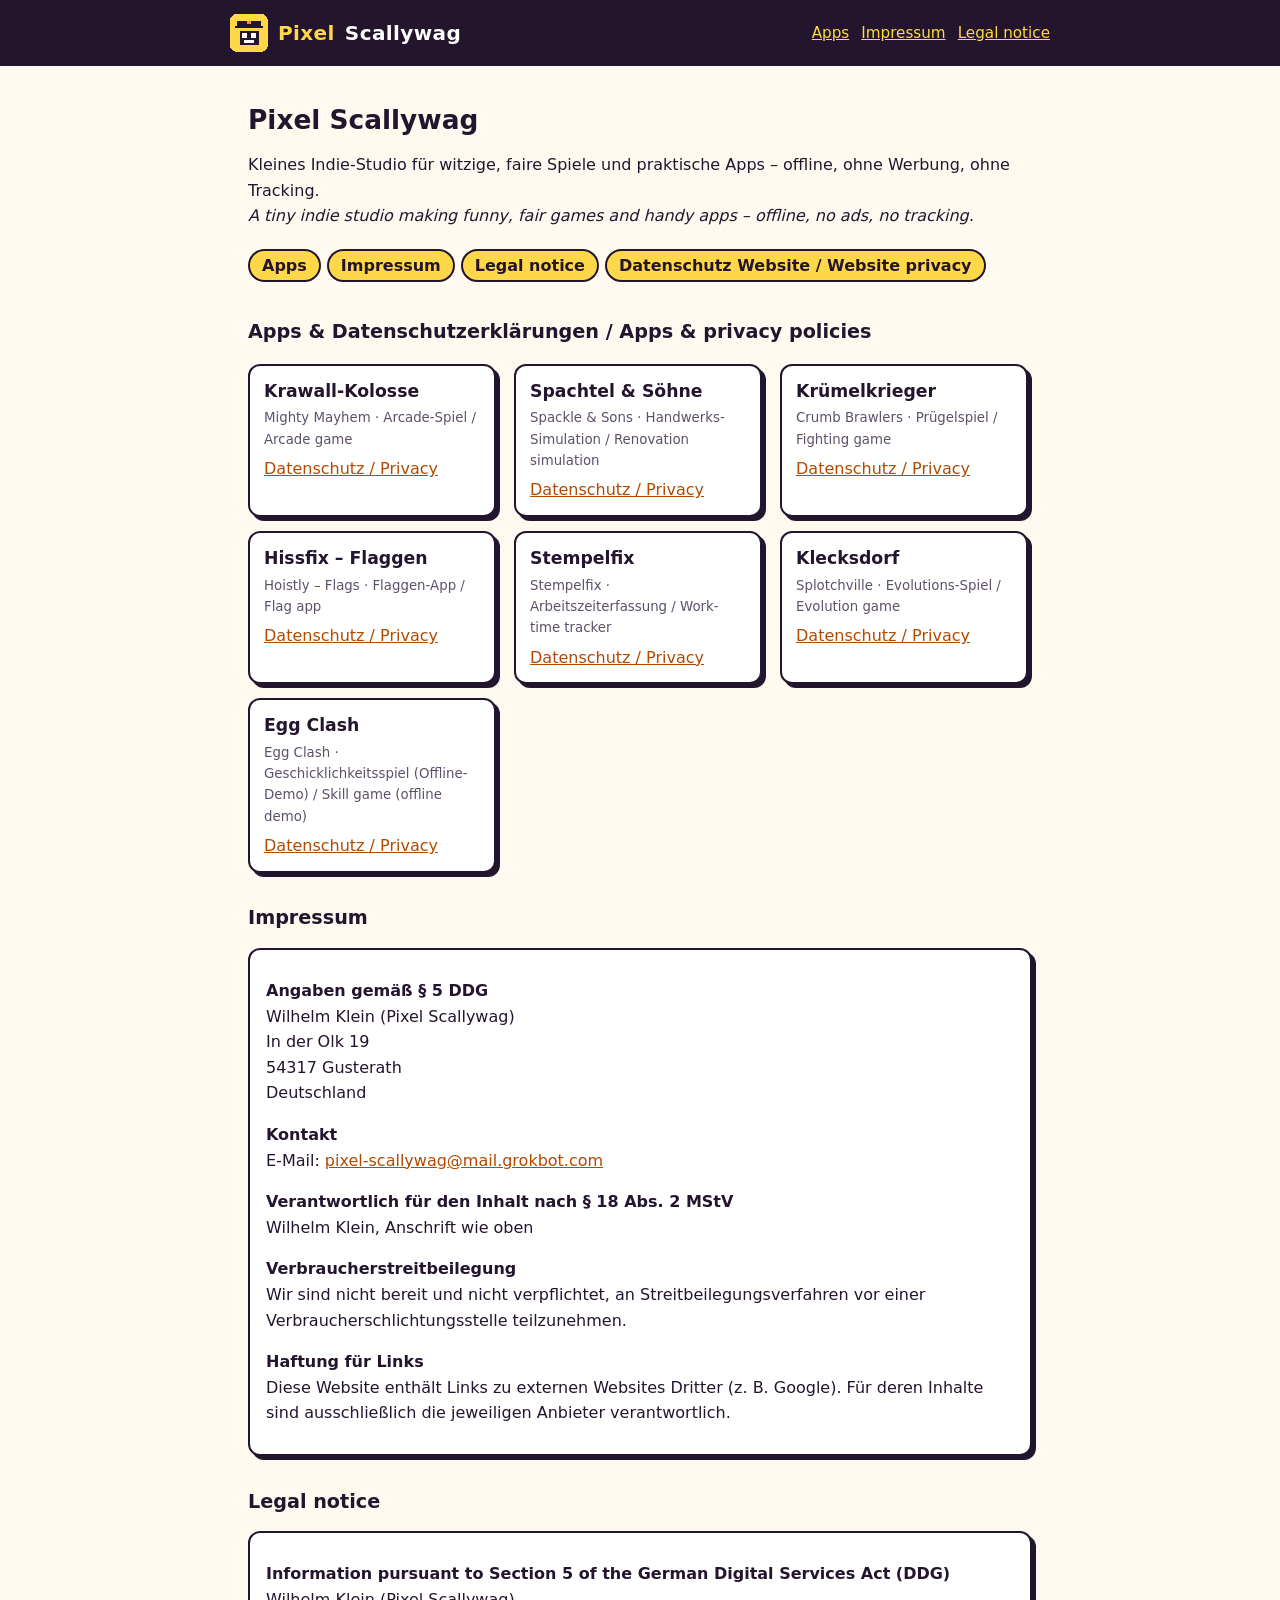
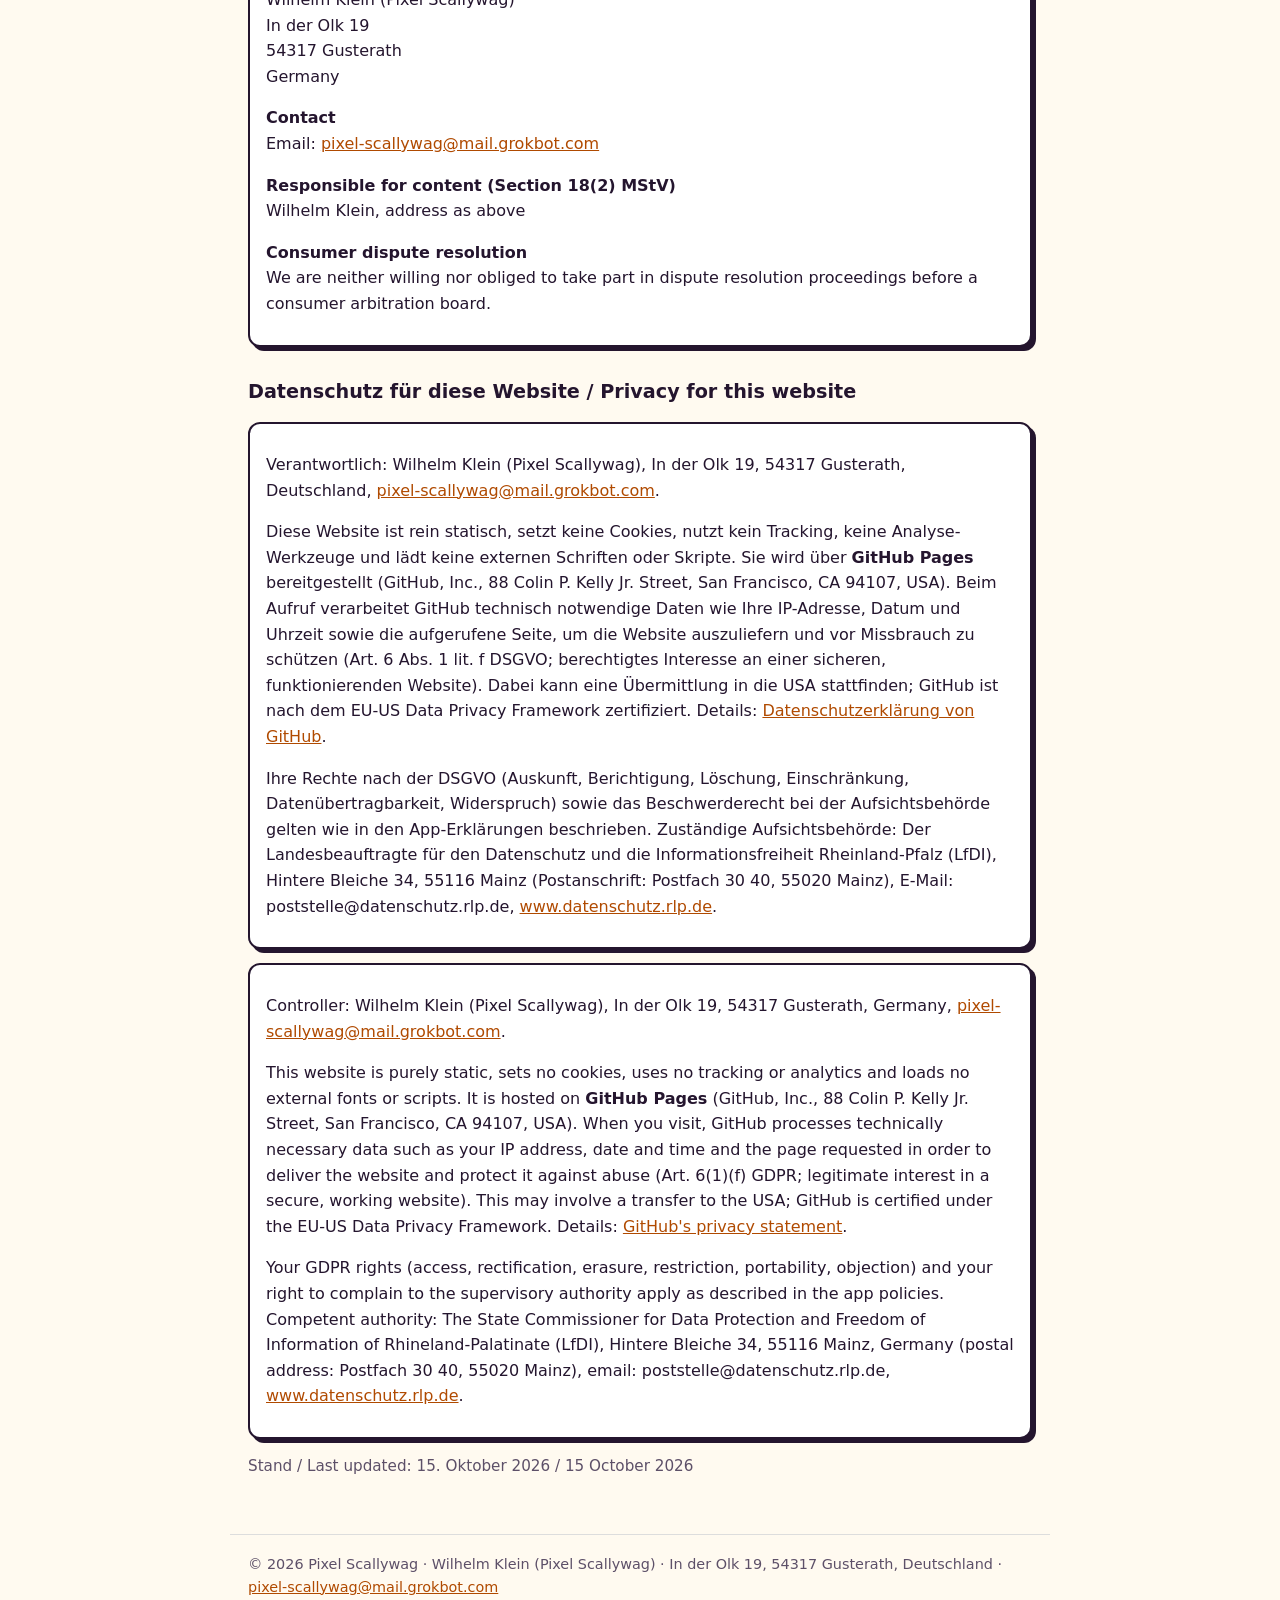
<file: index.html>
<!DOCTYPE html>
<html lang="de"><head><meta charset="utf-8"><meta name="viewport" content="width=device-width,initial-scale=1">
<title>Pixel Scallywag – Apps, Impressum &amp; Datenschutz</title><meta name="robots" content="index,follow"><style>:root{--ink:#24152e;--y:#ffd84a;--o:#ff8a3d;--paper:#fffaf0;--mut:#5d5068}
*{box-sizing:border-box}code{word-break:break-all}.box,.apps li{margin-right:4px}html{-webkit-text-size-adjust:100%}
body{margin:0;font-family:system-ui,-apple-system,"Segoe UI",Roboto,Arial,sans-serif;line-height:1.6;color:var(--ink);background:var(--paper)}
header{background:var(--ink);color:#fff;padding:14px 16px}header .in{max-width:820px;margin:0 auto;display:flex;align-items:center;gap:12px;flex-wrap:wrap}
header a.brand{color:#fff;text-decoration:none;display:flex;align-items:center;gap:10px;font-weight:800;font-size:1.25em;letter-spacing:.02em}
header a.brand span{color:var(--y)}header nav{margin-left:auto;font-size:.95em}header nav a{color:var(--y);margin-left:12px}
main{overflow-wrap:anywhere;max-width:820px;margin:0 auto;padding:8px 18px 40px}h1{font-size:1.65em;line-height:1.25;margin:1.1em 0 .3em}h2{font-size:1.2em;margin:1.6em 0 .3em}h3{font-size:1.05em;margin:1.2em 0 .2em}
a{color:#b04a00}.meta{color:var(--mut);font-size:.95em}.box{background:#fff;border:2px solid var(--ink);border-radius:12px;padding:12px 16px;margin:14px 0;box-shadow:4px 4px 0 var(--ink)}
.tldr{background:#fff3c4}.apps{display:grid;grid-template-columns:repeat(auto-fill,minmax(230px,1fr));gap:14px;padding:0;list-style:none}
.apps li{background:#fff;border:2px solid var(--ink);border-radius:12px;padding:12px 14px;box-shadow:4px 4px 0 var(--ink)}.apps b{display:block;font-size:1.08em}.apps small{color:var(--mut);display:block;margin:2px 0 6px}
.lang{display:inline-block;background:var(--y);color:var(--ink);border:2px solid var(--ink);border-radius:999px;padding:2px 12px;font-weight:700;text-decoration:none;margin:4px 6px 4px 0}
table{border-collapse:collapse;width:100%;font-size:.95em}td,th{border:1px solid #cbbfd4;padding:6px 8px;text-align:left;vertical-align:top}th{background:#f3ecf7}
hr{border:0;border-top:3px dashed var(--ink);margin:3em 0}footer{max-width:820px;margin:0 auto;padding:18px;color:var(--mut);font-size:.9em;border-top:1px solid #ddd}
@media (max-width:520px){h1{font-size:1.35em}header nav{margin-left:0;width:100%}header nav a{margin:0 12px 0 0}}</style></head><body>
<header><div class="in"><a class="brand" href="./"><svg width="38" height="38" viewBox="0 0 16 16" aria-hidden="true" shape-rendering="crispEdges"><rect width="16" height="16" rx="3" fill="#ffd84a"/>
<path fill="#24152e" d="M3 3h10v2H3zM2 5h12v1H2zM4 7h8v6H4z"/><path fill="#fff" d="M5 8h2v2H5zM9 8h2v2H9zM6 11h4v1H6z"/><path fill="#ff8a3d" d="M7 3h2v1H7z"/></svg><span>Pixel</span> Scallywag</a>
<nav><a href="./#apps">Apps</a><a href="./#impressum">Impressum</a><a href="./#legal-notice">Legal notice</a></nav></div></header>
<main><h1>Pixel Scallywag</h1>
<p>Kleines Indie-Studio für witzige, faire Spiele und praktische Apps – offline, ohne Werbung, ohne Tracking.<br>
<span lang="en"><em>A tiny indie studio making funny, fair games and handy apps – offline, no ads, no tracking.</em></span></p>
<p><a class="lang" href="#apps">Apps</a><a class="lang" href="#impressum">Impressum</a><a class="lang" href="#legal-notice">Legal notice</a><a class="lang" href="#website-privacy">Datenschutz Website / Website privacy</a></p>
<h2 id="apps">Apps &amp; Datenschutzerklärungen / Apps &amp; privacy policies</h2>
<ul class="apps"><li><b>Krawall-Kolosse</b><small>Mighty Mayhem · Arcade-Spiel / Arcade game</small>
<a href="krawallkolosse/">Datenschutz / Privacy</a></li><li><b>Spachtel &amp; Söhne</b><small>Spackle &amp; Sons · Handwerks-Simulation / Renovation simulation</small>
<a href="spachtelsoehne/">Datenschutz / Privacy</a></li><li><b>Krümelkrieger</b><small>Crumb Brawlers · Prügelspiel / Fighting game</small>
<a href="kruemelkrieger/">Datenschutz / Privacy</a></li><li><b>Hissfix – Flaggen</b><small>Hoistly – Flags · Flaggen-App / Flag app</small>
<a href="hissfix/">Datenschutz / Privacy</a></li><li><b>Stempelfix</b><small>Stempelfix · Arbeitszeiterfassung / Work-time tracker</small>
<a href="stempelfix/">Datenschutz / Privacy</a></li><li><b>Klecksdorf</b><small>Splotchville · Evolutions-Spiel / Evolution game</small>
<a href="klecksdorf/">Datenschutz / Privacy</a></li><li><b>Egg Clash</b><small>Egg Clash · Geschicklichkeitsspiel (Offline-Demo) / Skill game (offline demo)</small>
<a href="eggclash/">Datenschutz / Privacy</a></li></ul>
<h2 id="impressum">Impressum</h2>
<div class="box"><p><strong>Angaben gemäß § 5 DDG</strong><br>Wilhelm Klein (Pixel Scallywag)<br>In der Olk 19<br>54317 Gusterath<br>Deutschland</p>
<p><strong>Kontakt</strong><br>E-Mail: <a href="mailto:pixel-scallywag@mail.grokbot.com">pixel-scallywag@mail.grokbot.com</a></p>
<p><strong>Verantwortlich für den Inhalt nach § 18 Abs. 2 MStV</strong><br>Wilhelm Klein, Anschrift wie oben</p>
<p><strong>Verbraucherstreitbeilegung</strong><br>Wir sind nicht bereit und nicht verpflichtet, an Streitbeilegungsverfahren vor einer Verbraucherschlichtungsstelle teilzunehmen.</p>
<p><strong>Haftung für Links</strong><br>Diese Website enthält Links zu externen Websites Dritter (z. B. Google). Für deren Inhalte sind ausschließlich die jeweiligen Anbieter verantwortlich.</p></div>
<h2 id="legal-notice" lang="en">Legal notice</h2>
<div class="box" lang="en"><p><strong>Information pursuant to Section 5 of the German Digital Services Act (DDG)</strong><br>Wilhelm Klein (Pixel Scallywag)<br>In der Olk 19<br>54317 Gusterath<br>Germany</p>
<p><strong>Contact</strong><br>Email: <a href="mailto:pixel-scallywag@mail.grokbot.com">pixel-scallywag@mail.grokbot.com</a></p>
<p><strong>Responsible for content (Section 18(2) MStV)</strong><br>Wilhelm Klein, address as above</p>
<p><strong>Consumer dispute resolution</strong><br>We are neither willing nor obliged to take part in dispute resolution proceedings before a consumer arbitration board.</p></div>
<h2 id="website-privacy">Datenschutz für diese Website / Privacy for this website</h2>
<div class="box"><p>Verantwortlich: Wilhelm Klein (Pixel Scallywag), In der Olk 19, 54317 Gusterath, Deutschland, <a href="mailto:pixel-scallywag@mail.grokbot.com">pixel-scallywag@mail.grokbot.com</a>.</p>
<p>Diese Website ist rein statisch, setzt keine Cookies, nutzt kein Tracking, keine Analyse-Werkzeuge und lädt keine externen Schriften oder Skripte. Sie wird über <strong>GitHub Pages</strong> bereitgestellt (GitHub, Inc., 88 Colin P. Kelly Jr. Street, San Francisco, CA 94107, USA). Beim Aufruf verarbeitet GitHub technisch notwendige Daten wie Ihre IP-Adresse, Datum und Uhrzeit sowie die aufgerufene Seite, um die Website auszuliefern und vor Missbrauch zu schützen (Art. 6 Abs. 1 lit. f DSGVO; berechtigtes Interesse an einer sicheren, funktionierenden Website). Dabei kann eine Übermittlung in die USA stattfinden; GitHub ist nach dem EU-US Data Privacy Framework zertifiziert. Details: <a href="https://docs.github.com/de/site-policy/privacy-policies/github-general-privacy-statement">Datenschutzerklärung von GitHub</a>.</p>
<p>Ihre Rechte nach der DSGVO (Auskunft, Berichtigung, Löschung, Einschränkung, Datenübertragbarkeit, Widerspruch) sowie das Beschwerderecht bei der Aufsichtsbehörde gelten wie in den App-Erklärungen beschrieben. Zuständige Aufsichtsbehörde: Der Landesbeauftragte für den Datenschutz und die Informationsfreiheit Rheinland-Pfalz (LfDI), Hintere Bleiche 34, 55116 Mainz (Postanschrift: Postfach 30 40, 55020 Mainz), E-Mail: poststelle@datenschutz.rlp.de, <a href="https://www.datenschutz.rlp.de/">www.datenschutz.rlp.de</a>.</p></div>
<div class="box" lang="en"><p>Controller: Wilhelm Klein (Pixel Scallywag), In der Olk 19, 54317 Gusterath, Germany, <a href="mailto:pixel-scallywag@mail.grokbot.com">pixel-scallywag@mail.grokbot.com</a>.</p>
<p>This website is purely static, sets no cookies, uses no tracking or analytics and loads no external fonts or scripts. It is hosted on <strong>GitHub Pages</strong> (GitHub, Inc., 88 Colin P. Kelly Jr. Street, San Francisco, CA 94107, USA). When you visit, GitHub processes technically necessary data such as your IP address, date and time and the page requested in order to deliver the website and protect it against abuse (Art. 6(1)(f) GDPR; legitimate interest in a secure, working website). This may involve a transfer to the USA; GitHub is certified under the EU-US Data Privacy Framework. Details: <a href="https://docs.github.com/en/site-policy/privacy-policies/github-general-privacy-statement">GitHub's privacy statement</a>.</p>
<p>Your GDPR rights (access, rectification, erasure, restriction, portability, objection) and your right to complain to the supervisory authority apply as described in the app policies. Competent authority: The State Commissioner for Data Protection and Freedom of Information of Rhineland-Palatinate (LfDI), Hintere Bleiche 34, 55116 Mainz, Germany (postal address: Postfach 30 40, 55020 Mainz), email: poststelle@datenschutz.rlp.de, <a href="https://www.datenschutz.rlp.de/">www.datenschutz.rlp.de</a>.</p></div>
<p class="meta">Stand / Last updated: 15. Oktober 2026 / 15 October 2026</p></main>
<footer>© 2026 Pixel Scallywag · Wilhelm Klein (Pixel Scallywag) · In der Olk 19, 54317 Gusterath, Deutschland · <a href="mailto:pixel-scallywag@mail.grokbot.com">pixel-scallywag@mail.grokbot.com</a></footer>
</body></html>
</file>
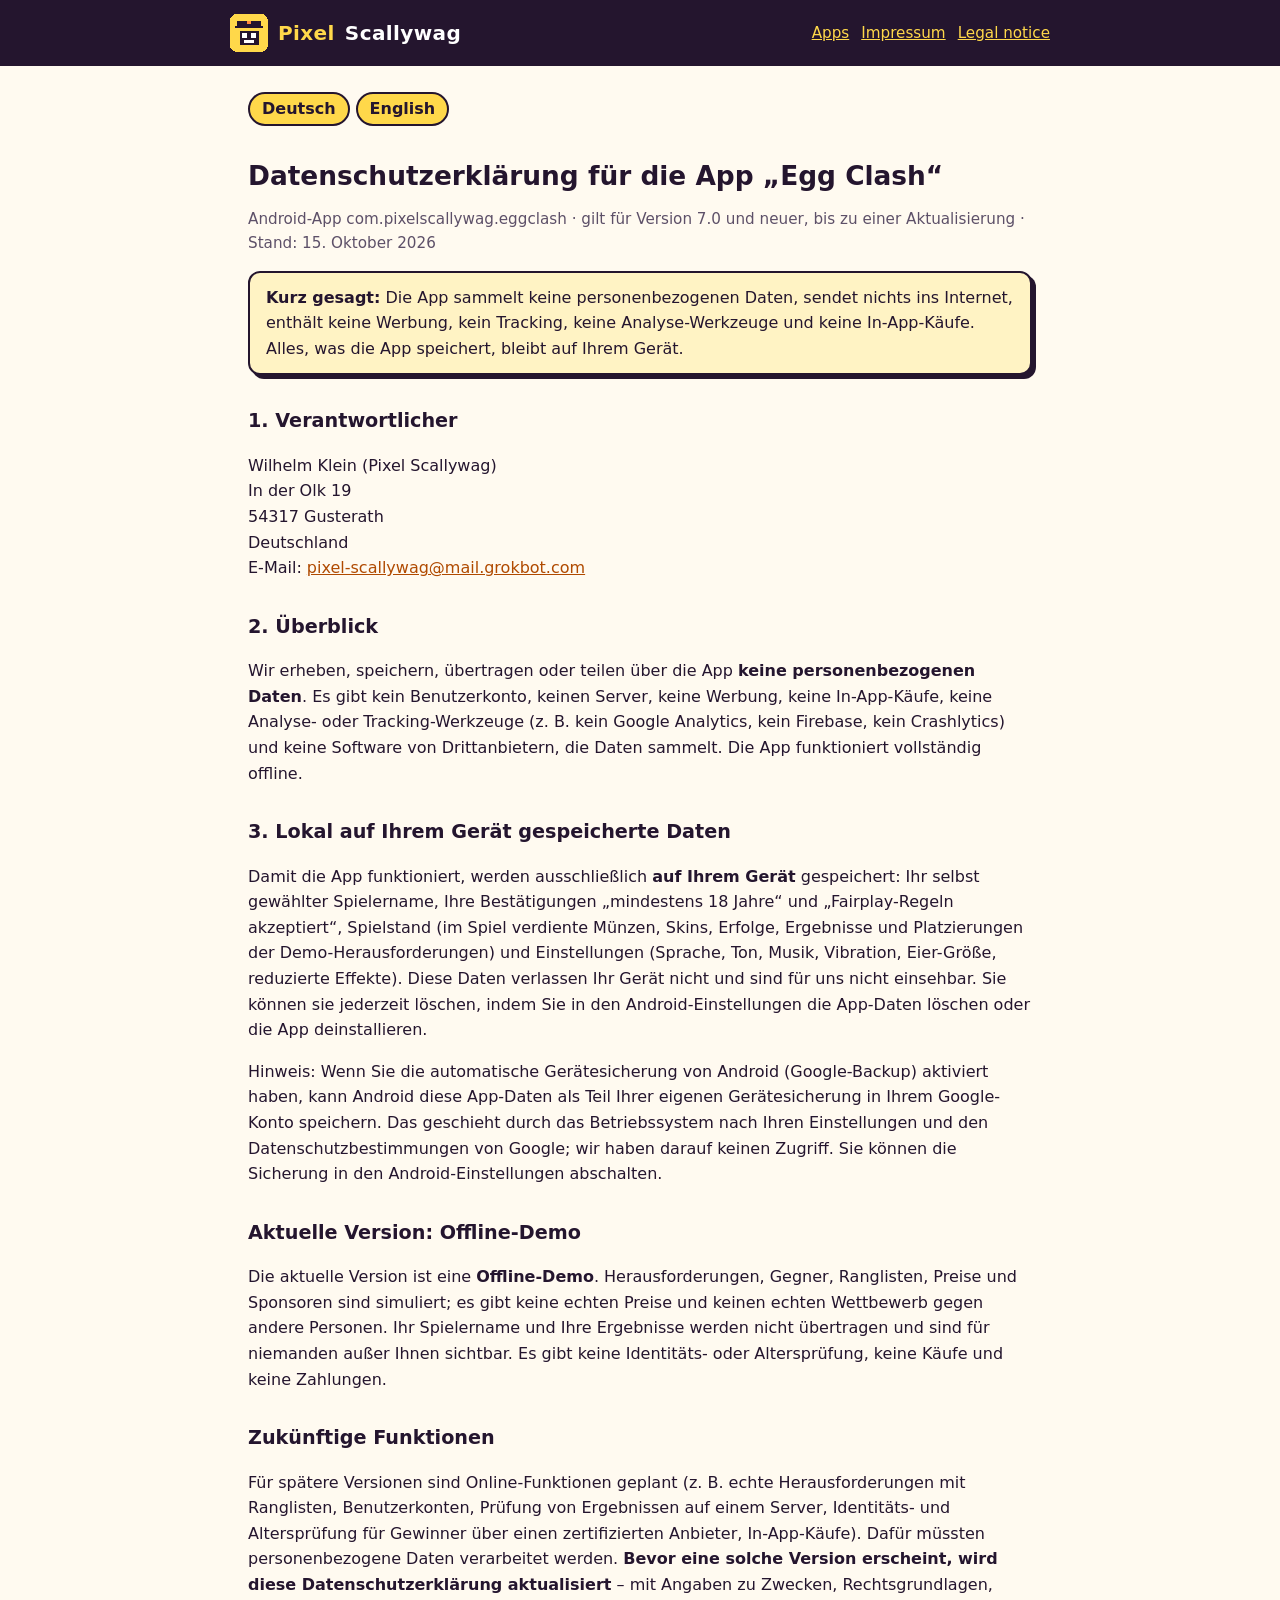
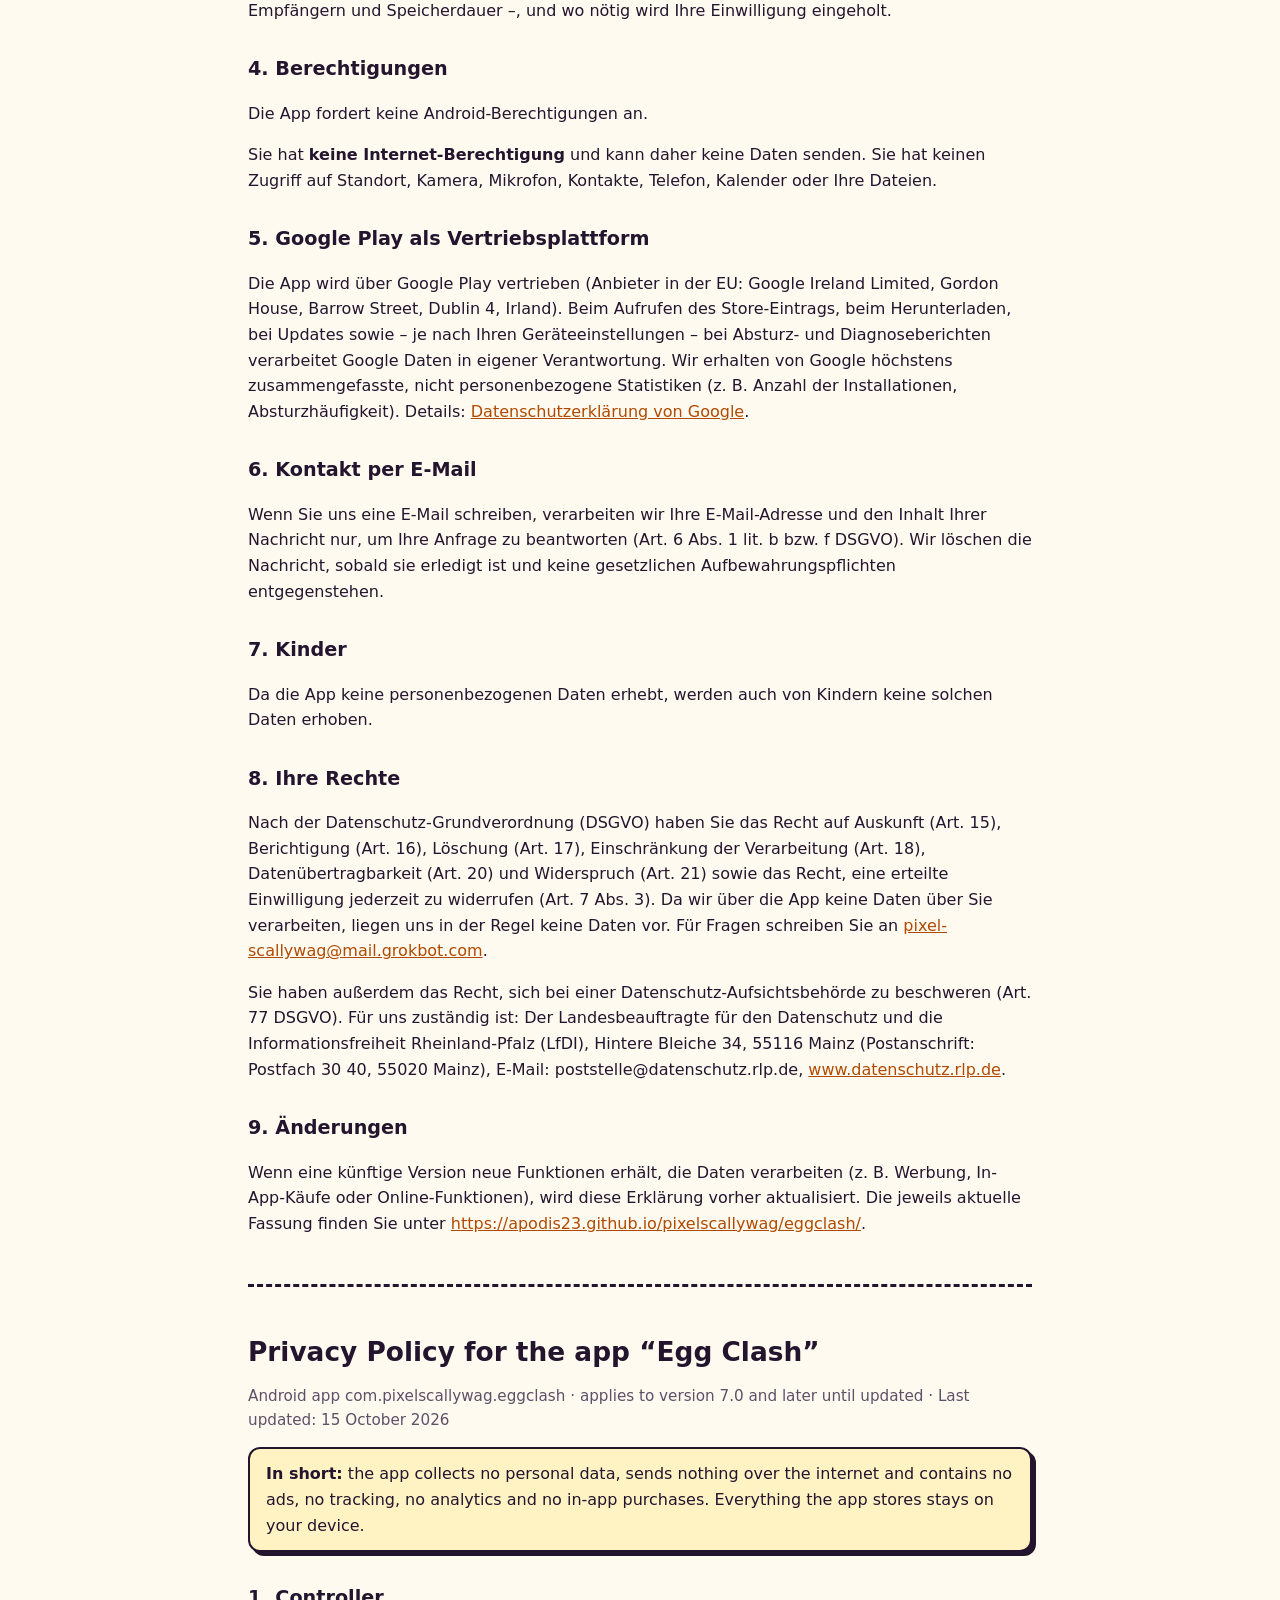
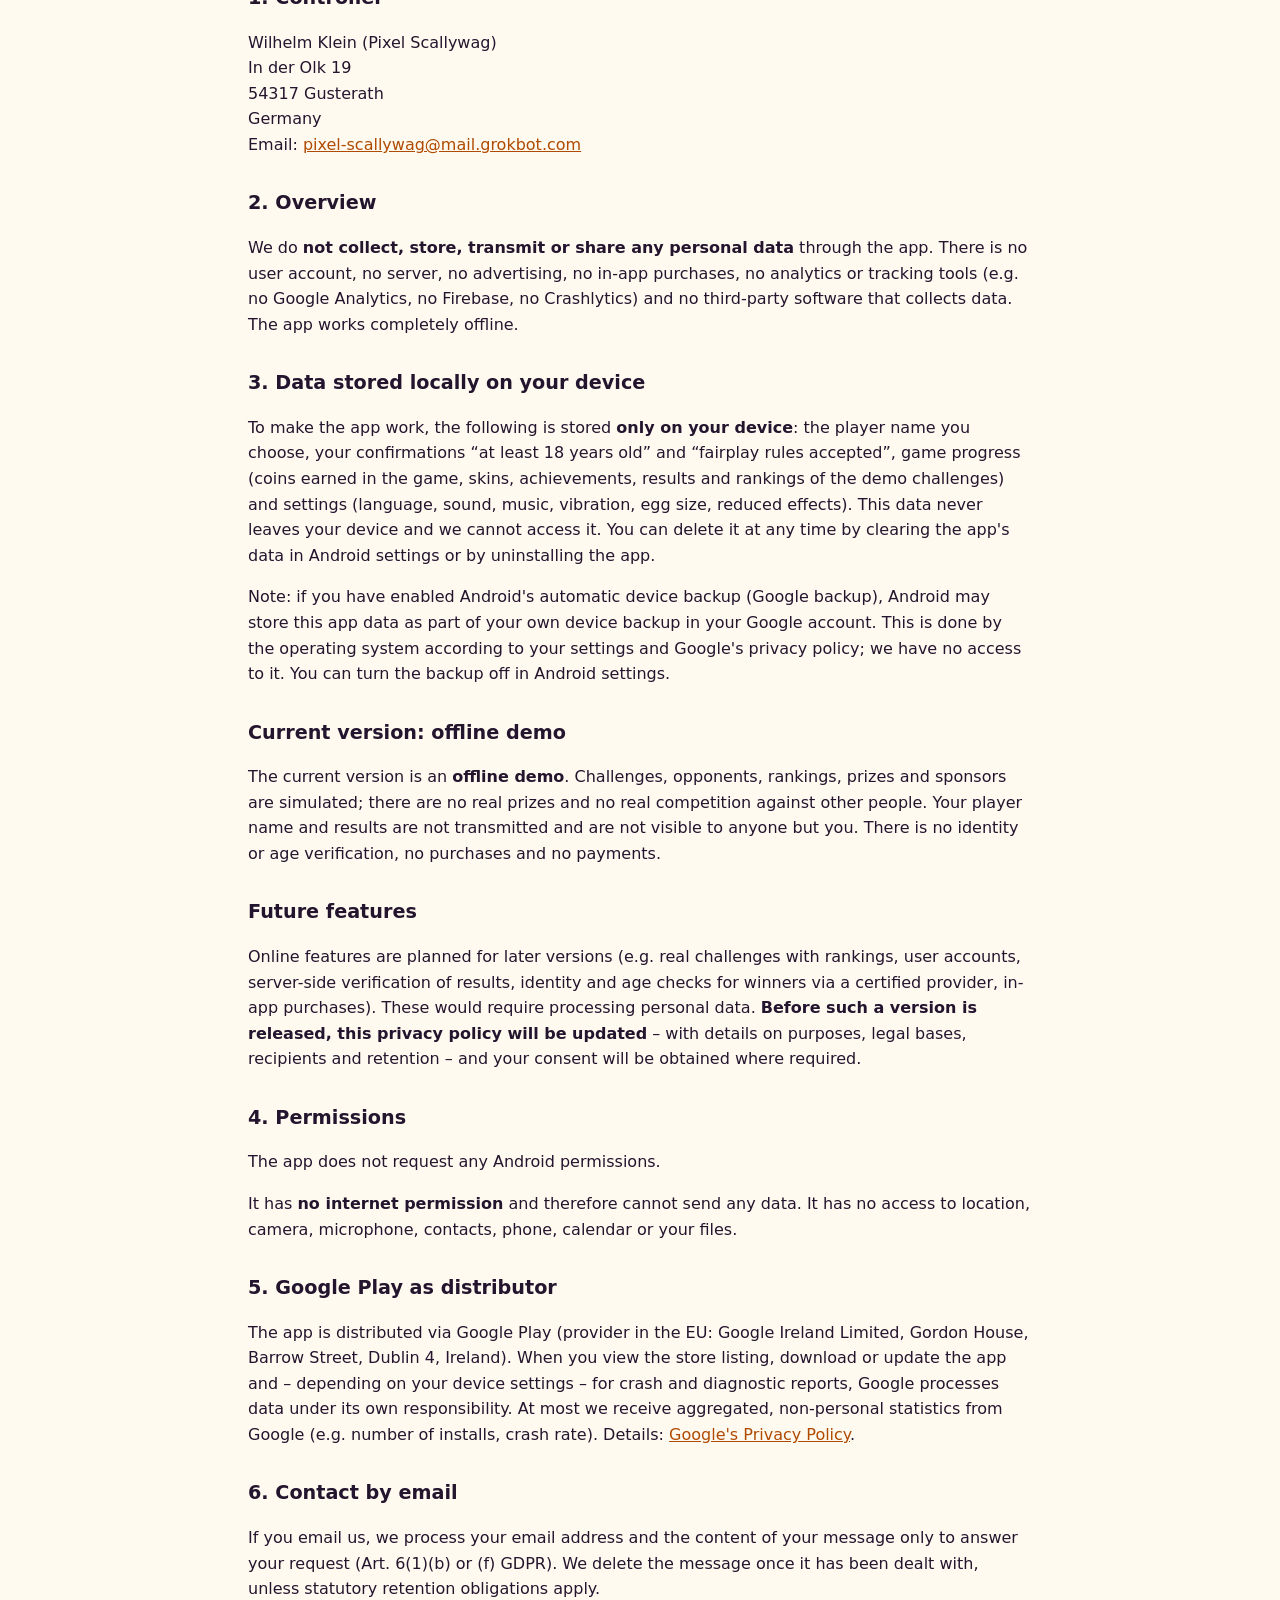
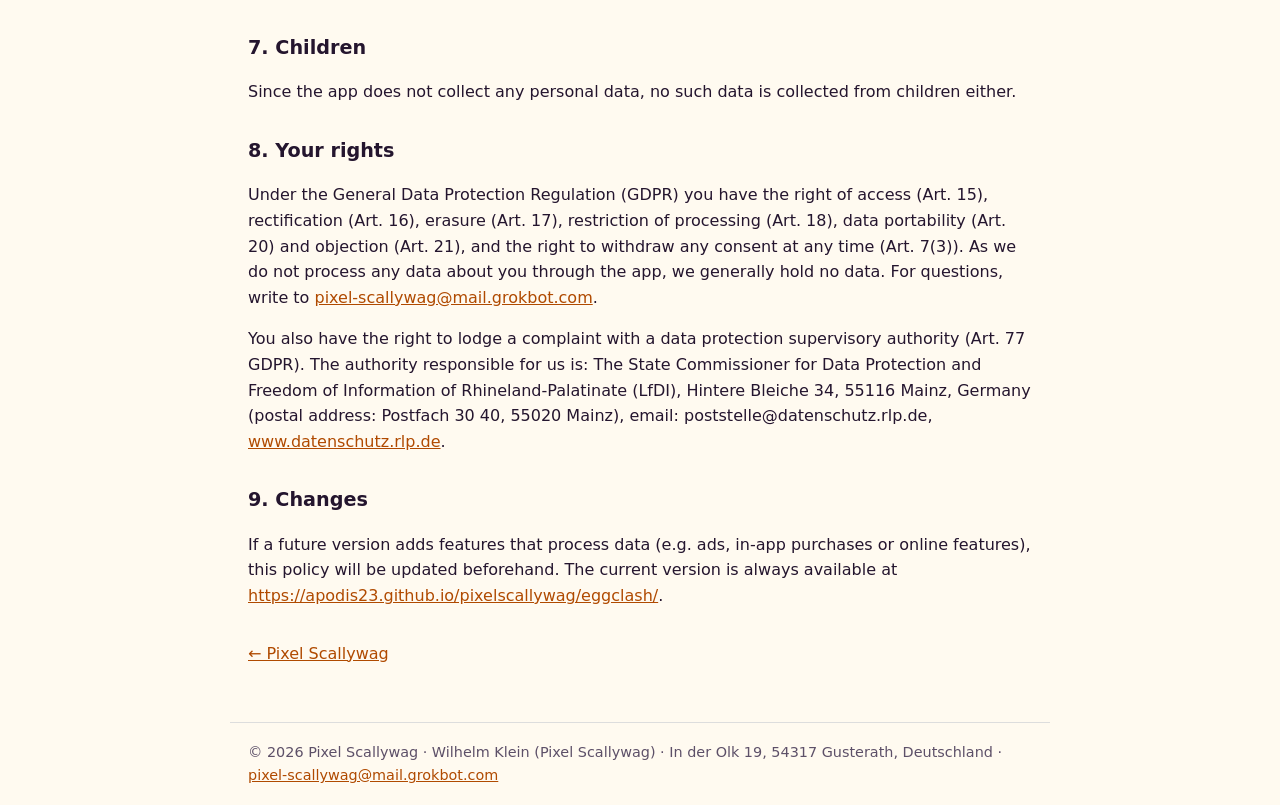
<file: eggclash/index.html>
<!DOCTYPE html>
<html lang="de"><head><meta charset="utf-8"><meta name="viewport" content="width=device-width,initial-scale=1">
<title>Datenschutzerklärung / Privacy Policy – Egg Clash</title><meta name="robots" content="index,follow"><style>:root{--ink:#24152e;--y:#ffd84a;--o:#ff8a3d;--paper:#fffaf0;--mut:#5d5068}
*{box-sizing:border-box}code{word-break:break-all}.box,.apps li{margin-right:4px}html{-webkit-text-size-adjust:100%}
body{margin:0;font-family:system-ui,-apple-system,"Segoe UI",Roboto,Arial,sans-serif;line-height:1.6;color:var(--ink);background:var(--paper)}
header{background:var(--ink);color:#fff;padding:14px 16px}header .in{max-width:820px;margin:0 auto;display:flex;align-items:center;gap:12px;flex-wrap:wrap}
header a.brand{color:#fff;text-decoration:none;display:flex;align-items:center;gap:10px;font-weight:800;font-size:1.25em;letter-spacing:.02em}
header a.brand span{color:var(--y)}header nav{margin-left:auto;font-size:.95em}header nav a{color:var(--y);margin-left:12px}
main{overflow-wrap:anywhere;max-width:820px;margin:0 auto;padding:8px 18px 40px}h1{font-size:1.65em;line-height:1.25;margin:1.1em 0 .3em}h2{font-size:1.2em;margin:1.6em 0 .3em}h3{font-size:1.05em;margin:1.2em 0 .2em}
a{color:#b04a00}.meta{color:var(--mut);font-size:.95em}.box{background:#fff;border:2px solid var(--ink);border-radius:12px;padding:12px 16px;margin:14px 0;box-shadow:4px 4px 0 var(--ink)}
.tldr{background:#fff3c4}.apps{display:grid;grid-template-columns:repeat(auto-fill,minmax(230px,1fr));gap:14px;padding:0;list-style:none}
.apps li{background:#fff;border:2px solid var(--ink);border-radius:12px;padding:12px 14px;box-shadow:4px 4px 0 var(--ink)}.apps b{display:block;font-size:1.08em}.apps small{color:var(--mut);display:block;margin:2px 0 6px}
.lang{display:inline-block;background:var(--y);color:var(--ink);border:2px solid var(--ink);border-radius:999px;padding:2px 12px;font-weight:700;text-decoration:none;margin:4px 6px 4px 0}
table{border-collapse:collapse;width:100%;font-size:.95em}td,th{border:1px solid #cbbfd4;padding:6px 8px;text-align:left;vertical-align:top}th{background:#f3ecf7}
hr{border:0;border-top:3px dashed var(--ink);margin:3em 0}footer{max-width:820px;margin:0 auto;padding:18px;color:var(--mut);font-size:.9em;border-top:1px solid #ddd}
@media (max-width:520px){h1{font-size:1.35em}header nav{margin-left:0;width:100%}header nav a{margin:0 12px 0 0}}</style></head><body>
<header><div class="in"><a class="brand" href="../"><svg width="38" height="38" viewBox="0 0 16 16" aria-hidden="true" shape-rendering="crispEdges"><rect width="16" height="16" rx="3" fill="#ffd84a"/>
<path fill="#24152e" d="M3 3h10v2H3zM2 5h12v1H2zM4 7h8v6H4z"/><path fill="#fff" d="M5 8h2v2H5zM9 8h2v2H9zM6 11h4v1H6z"/><path fill="#ff8a3d" d="M7 3h2v1H7z"/></svg><span>Pixel</span> Scallywag</a>
<nav><a href="../#apps">Apps</a><a href="../#impressum">Impressum</a><a href="../#legal-notice">Legal notice</a></nav></div></header>
<main><p style="margin-top:14px"><a class="lang" href="#de">Deutsch</a><a class="lang" href="#en">English</a></p>
<section id="de" lang="de">
<h1>Datenschutzerklärung für die App „Egg Clash“</h1>
<p class="meta">Android-App com.pixelscallywag.eggclash · gilt für Version 7.0 und neuer, bis zu einer Aktualisierung · Stand: 15. Oktober 2026</p>
<div class="box tldr"><strong>Kurz gesagt:</strong> Die App sammelt keine personenbezogenen Daten, sendet nichts ins Internet, enthält keine Werbung, kein Tracking, keine Analyse-Werkzeuge und keine In-App-Käufe. Alles, was die App speichert, bleibt auf Ihrem Gerät.</div>
<h2>1. Verantwortlicher</h2>
<p>Wilhelm Klein (Pixel Scallywag)<br>In der Olk 19<br>54317 Gusterath<br>Deutschland<br>E-Mail: <a href="mailto:pixel-scallywag@mail.grokbot.com">pixel-scallywag@mail.grokbot.com</a></p>
<h2>2. Überblick</h2>
<p>Wir erheben, speichern, übertragen oder teilen über die App <strong>keine personenbezogenen Daten</strong>. Es gibt kein Benutzerkonto, keinen Server, keine Werbung, keine In-App-Käufe, keine Analyse- oder Tracking-Werkzeuge (z. B. kein Google Analytics, kein Firebase, kein Crashlytics) und keine Software von Drittanbietern, die Daten sammelt. Die App funktioniert vollständig offline.</p>
<h2>3. Lokal auf Ihrem Gerät gespeicherte Daten</h2>
<p>Damit die App funktioniert, werden ausschließlich <strong>auf Ihrem Gerät</strong> gespeichert: Ihr selbst gewählter Spielername, Ihre Bestätigungen „mindestens 18 Jahre“ und „Fairplay-Regeln akzeptiert“, Spielstand (im Spiel verdiente Münzen, Skins, Erfolge, Ergebnisse und Platzierungen der Demo-Herausforderungen) und Einstellungen (Sprache, Ton, Musik, Vibration, Eier-Größe, reduzierte Effekte). Diese Daten verlassen Ihr Gerät nicht und sind für uns nicht einsehbar. Sie können sie jederzeit löschen, indem Sie in den Android-Einstellungen die App-Daten löschen oder die App deinstallieren.</p>
<p>Hinweis: Wenn Sie die automatische Gerätesicherung von Android (Google-Backup) aktiviert haben, kann Android diese App-Daten als Teil Ihrer eigenen Gerätesicherung in Ihrem Google-Konto speichern. Das geschieht durch das Betriebssystem nach Ihren Einstellungen und den Datenschutzbestimmungen von Google; wir haben darauf keinen Zugriff. Sie können die Sicherung in den Android-Einstellungen abschalten.</p>
<h2>Aktuelle Version: Offline-Demo</h2>
<p>Die aktuelle Version ist eine <strong>Offline-Demo</strong>. Herausforderungen, Gegner, Ranglisten, Preise und Sponsoren sind simuliert; es gibt keine echten Preise und keinen echten Wettbewerb gegen andere Personen. Ihr Spielername und Ihre Ergebnisse werden nicht übertragen und sind für niemanden außer Ihnen sichtbar. Es gibt keine Identitäts- oder Altersprüfung, keine Käufe und keine Zahlungen.</p>
<h2>Zukünftige Funktionen</h2>
<p>Für spätere Versionen sind Online-Funktionen geplant (z. B. echte Herausforderungen mit Ranglisten, Benutzerkonten, Prüfung von Ergebnissen auf einem Server, Identitäts- und Altersprüfung für Gewinner über einen zertifizierten Anbieter, In-App-Käufe). Dafür müssten personenbezogene Daten verarbeitet werden. <strong>Bevor eine solche Version erscheint, wird diese Datenschutzerklärung aktualisiert</strong> – mit Angaben zu Zwecken, Rechtsgrundlagen, Empfängern und Speicherdauer –, und wo nötig wird Ihre Einwilligung eingeholt.</p>
<h2>4. Berechtigungen</h2>
<p>Die App fordert keine Android-Berechtigungen an.</p><p>Sie hat <strong>keine Internet-Berechtigung</strong> und kann daher keine Daten senden. Sie hat keinen Zugriff auf Standort, Kamera, Mikrofon, Kontakte, Telefon, Kalender oder Ihre Dateien.</p>
<h2>5. Google Play als Vertriebsplattform</h2>
<p>Die App wird über Google Play vertrieben (Anbieter in der EU: Google Ireland Limited, Gordon House, Barrow Street, Dublin 4, Irland). Beim Aufrufen des Store-Eintrags, beim Herunterladen, bei Updates sowie – je nach Ihren Geräteeinstellungen – bei Absturz- und Diagnoseberichten verarbeitet Google Daten in eigener Verantwortung. Wir erhalten von Google höchstens zusammengefasste, nicht personenbezogene Statistiken (z. B. Anzahl der Installationen, Absturzhäufigkeit). Details: <a href="https://policies.google.com/privacy">Datenschutzerklärung von Google</a>.</p>
<h2>6. Kontakt per E-Mail</h2>
<p>Wenn Sie uns eine E-Mail schreiben, verarbeiten wir Ihre E-Mail-Adresse und den Inhalt Ihrer Nachricht nur, um Ihre Anfrage zu beantworten (Art. 6 Abs. 1 lit. b bzw. f DSGVO). Wir löschen die Nachricht, sobald sie erledigt ist und keine gesetzlichen Aufbewahrungspflichten entgegenstehen.</p>
<h2>7. Kinder</h2>
<p>Da die App keine personenbezogenen Daten erhebt, werden auch von Kindern keine solchen Daten erhoben.</p>
<h2>8. Ihre Rechte</h2>
<p>Nach der Datenschutz-Grundverordnung (DSGVO) haben Sie das Recht auf Auskunft (Art. 15), Berichtigung (Art. 16), Löschung (Art. 17), Einschränkung der Verarbeitung (Art. 18), Datenübertragbarkeit (Art. 20) und Widerspruch (Art. 21) sowie das Recht, eine erteilte Einwilligung jederzeit zu widerrufen (Art. 7 Abs. 3). Da wir über die App keine Daten über Sie verarbeiten, liegen uns in der Regel keine Daten vor. Für Fragen schreiben Sie an <a href="mailto:pixel-scallywag@mail.grokbot.com">pixel-scallywag@mail.grokbot.com</a>.</p>
<p>Sie haben außerdem das Recht, sich bei einer Datenschutz-Aufsichtsbehörde zu beschweren (Art. 77 DSGVO). Für uns zuständig ist: Der Landesbeauftragte für den Datenschutz und die Informationsfreiheit Rheinland-Pfalz (LfDI), Hintere Bleiche 34, 55116 Mainz (Postanschrift: Postfach 30 40, 55020 Mainz), E-Mail: poststelle@datenschutz.rlp.de, <a href="https://www.datenschutz.rlp.de/">www.datenschutz.rlp.de</a>.</p>
<h2>9. Änderungen</h2>
<p>Wenn eine künftige Version neue Funktionen erhält, die Daten verarbeiten (z. B. Werbung, In-App-Käufe oder Online-Funktionen), wird diese Erklärung vorher aktualisiert. Die jeweils aktuelle Fassung finden Sie unter <a href="https://apodis23.github.io/pixelscallywag/eggclash/">https://apodis23.github.io/pixelscallywag/eggclash/</a>.</p>
</section>
<hr>
<section id="en" lang="en">
<h1>Privacy Policy for the app “Egg Clash”</h1>
<p class="meta">Android app com.pixelscallywag.eggclash · applies to version 7.0 and later until updated · Last updated: 15 October 2026</p>
<div class="box tldr"><strong>In short:</strong> the app collects no personal data, sends nothing over the internet and contains no ads, no tracking, no analytics and no in-app purchases. Everything the app stores stays on your device.</div>
<h2>1. Controller</h2>
<p>Wilhelm Klein (Pixel Scallywag)<br>In der Olk 19<br>54317 Gusterath<br>Germany<br>Email: <a href="mailto:pixel-scallywag@mail.grokbot.com">pixel-scallywag@mail.grokbot.com</a></p>
<h2>2. Overview</h2>
<p>We do <strong>not collect, store, transmit or share any personal data</strong> through the app. There is no user account, no server, no advertising, no in-app purchases, no analytics or tracking tools (e.g. no Google Analytics, no Firebase, no Crashlytics) and no third-party software that collects data. The app works completely offline.</p>
<h2>3. Data stored locally on your device</h2>
<p>To make the app work, the following is stored <strong>only on your device</strong>: the player name you choose, your confirmations “at least 18 years old” and “fairplay rules accepted”, game progress (coins earned in the game, skins, achievements, results and rankings of the demo challenges) and settings (language, sound, music, vibration, egg size, reduced effects). This data never leaves your device and we cannot access it. You can delete it at any time by clearing the app's data in Android settings or by uninstalling the app.</p>
<p>Note: if you have enabled Android's automatic device backup (Google backup), Android may store this app data as part of your own device backup in your Google account. This is done by the operating system according to your settings and Google's privacy policy; we have no access to it. You can turn the backup off in Android settings.</p>
<h2>Current version: offline demo</h2>
<p>The current version is an <strong>offline demo</strong>. Challenges, opponents, rankings, prizes and sponsors are simulated; there are no real prizes and no real competition against other people. Your player name and results are not transmitted and are not visible to anyone but you. There is no identity or age verification, no purchases and no payments.</p>
<h2>Future features</h2>
<p>Online features are planned for later versions (e.g. real challenges with rankings, user accounts, server-side verification of results, identity and age checks for winners via a certified provider, in-app purchases). These would require processing personal data. <strong>Before such a version is released, this privacy policy will be updated</strong> – with details on purposes, legal bases, recipients and retention – and your consent will be obtained where required.</p>
<h2>4. Permissions</h2>
<p>The app does not request any Android permissions.</p><p>It has <strong>no internet permission</strong> and therefore cannot send any data. It has no access to location, camera, microphone, contacts, phone, calendar or your files.</p>
<h2>5. Google Play as distributor</h2>
<p>The app is distributed via Google Play (provider in the EU: Google Ireland Limited, Gordon House, Barrow Street, Dublin 4, Ireland). When you view the store listing, download or update the app and – depending on your device settings – for crash and diagnostic reports, Google processes data under its own responsibility. At most we receive aggregated, non-personal statistics from Google (e.g. number of installs, crash rate). Details: <a href="https://policies.google.com/privacy">Google's Privacy Policy</a>.</p>
<h2>6. Contact by email</h2>
<p>If you email us, we process your email address and the content of your message only to answer your request (Art. 6(1)(b) or (f) GDPR). We delete the message once it has been dealt with, unless statutory retention obligations apply.</p>
<h2>7. Children</h2>
<p>Since the app does not collect any personal data, no such data is collected from children either.</p>
<h2>8. Your rights</h2>
<p>Under the General Data Protection Regulation (GDPR) you have the right of access (Art. 15), rectification (Art. 16), erasure (Art. 17), restriction of processing (Art. 18), data portability (Art. 20) and objection (Art. 21), and the right to withdraw any consent at any time (Art. 7(3)). As we do not process any data about you through the app, we generally hold no data. For questions, write to <a href="mailto:pixel-scallywag@mail.grokbot.com">pixel-scallywag@mail.grokbot.com</a>.</p>
<p>You also have the right to lodge a complaint with a data protection supervisory authority (Art. 77 GDPR). The authority responsible for us is: The State Commissioner for Data Protection and Freedom of Information of Rhineland-Palatinate (LfDI), Hintere Bleiche 34, 55116 Mainz, Germany (postal address: Postfach 30 40, 55020 Mainz), email: poststelle@datenschutz.rlp.de, <a href="https://www.datenschutz.rlp.de/">www.datenschutz.rlp.de</a>.</p>
<h2>9. Changes</h2>
<p>If a future version adds features that process data (e.g. ads, in-app purchases or online features), this policy will be updated beforehand. The current version is always available at <a href="https://apodis23.github.io/pixelscallywag/eggclash/">https://apodis23.github.io/pixelscallywag/eggclash/</a>.</p>
</section>
<p style="margin-top:2em"><a href="../">← Pixel Scallywag</a></p></main>
<footer>© 2026 Pixel Scallywag · Wilhelm Klein (Pixel Scallywag) · In der Olk 19, 54317 Gusterath, Deutschland · <a href="mailto:pixel-scallywag@mail.grokbot.com">pixel-scallywag@mail.grokbot.com</a></footer>
</body></html>
</file>
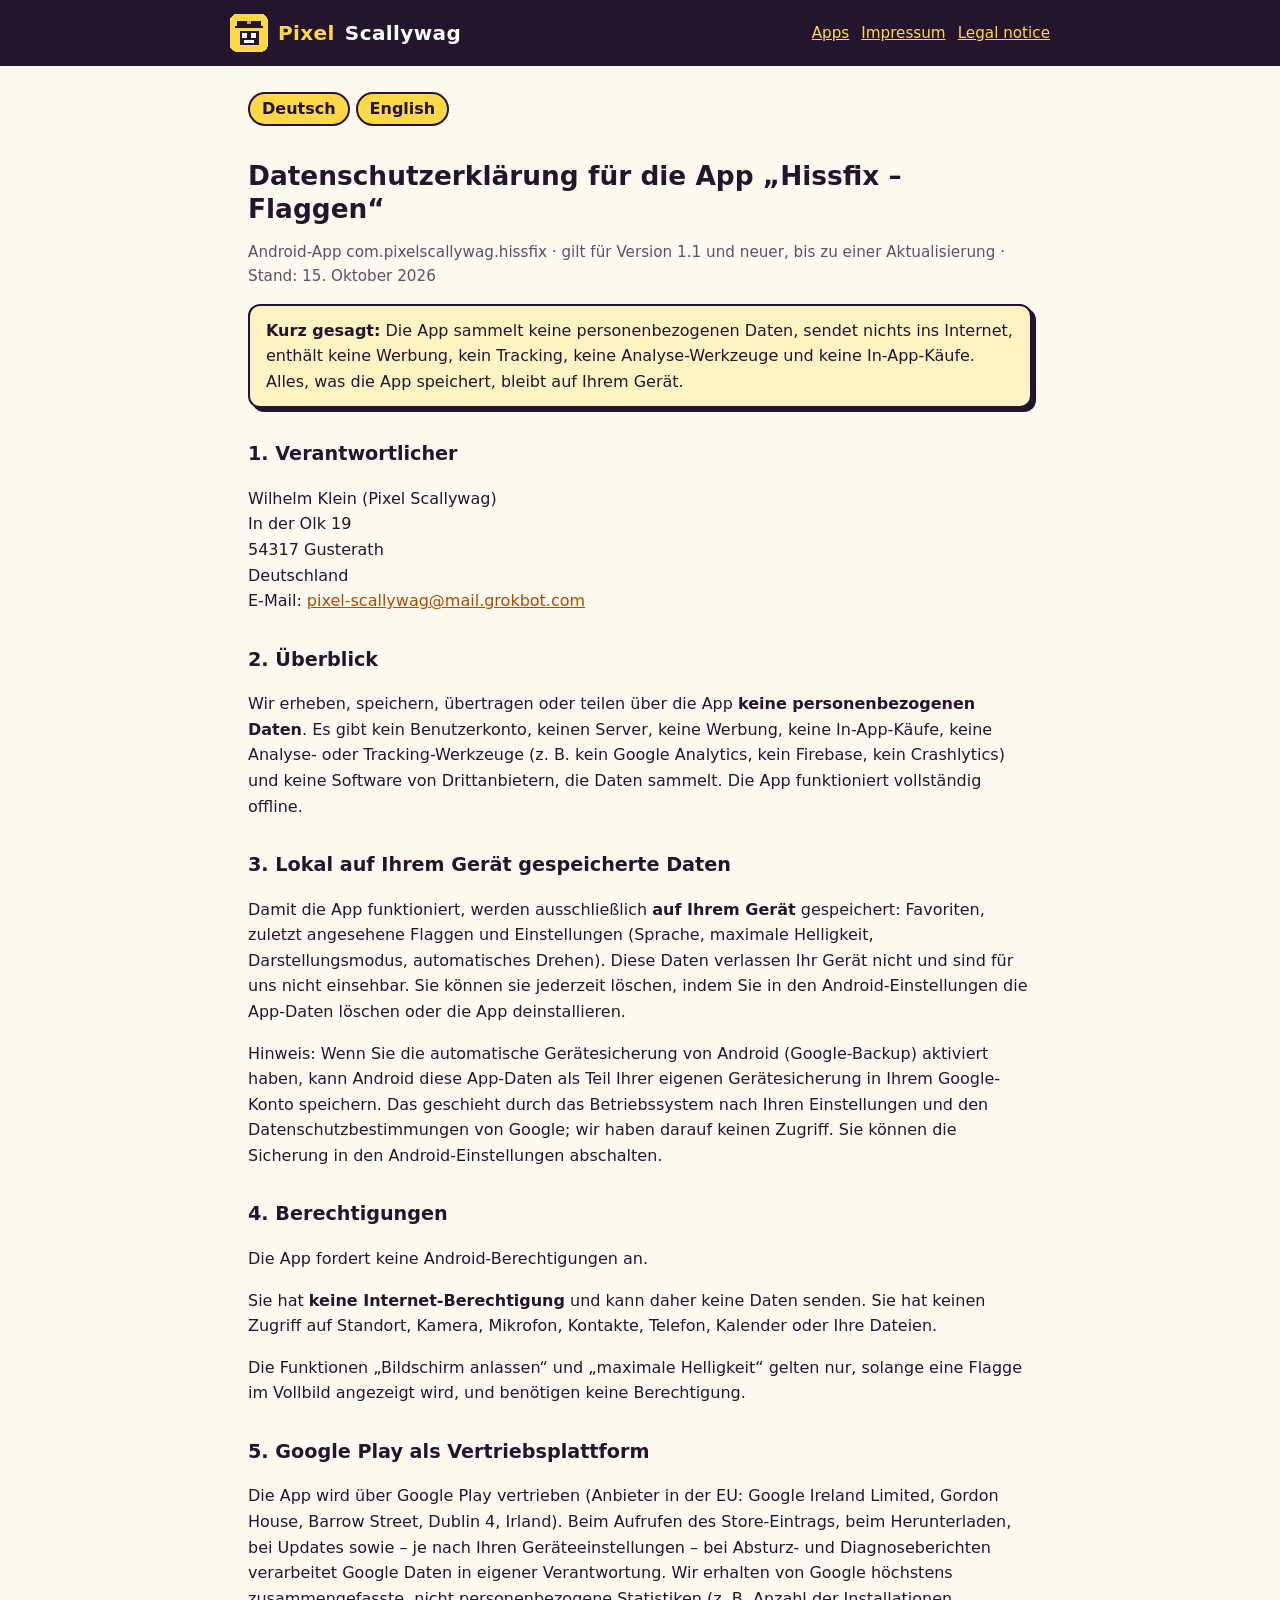
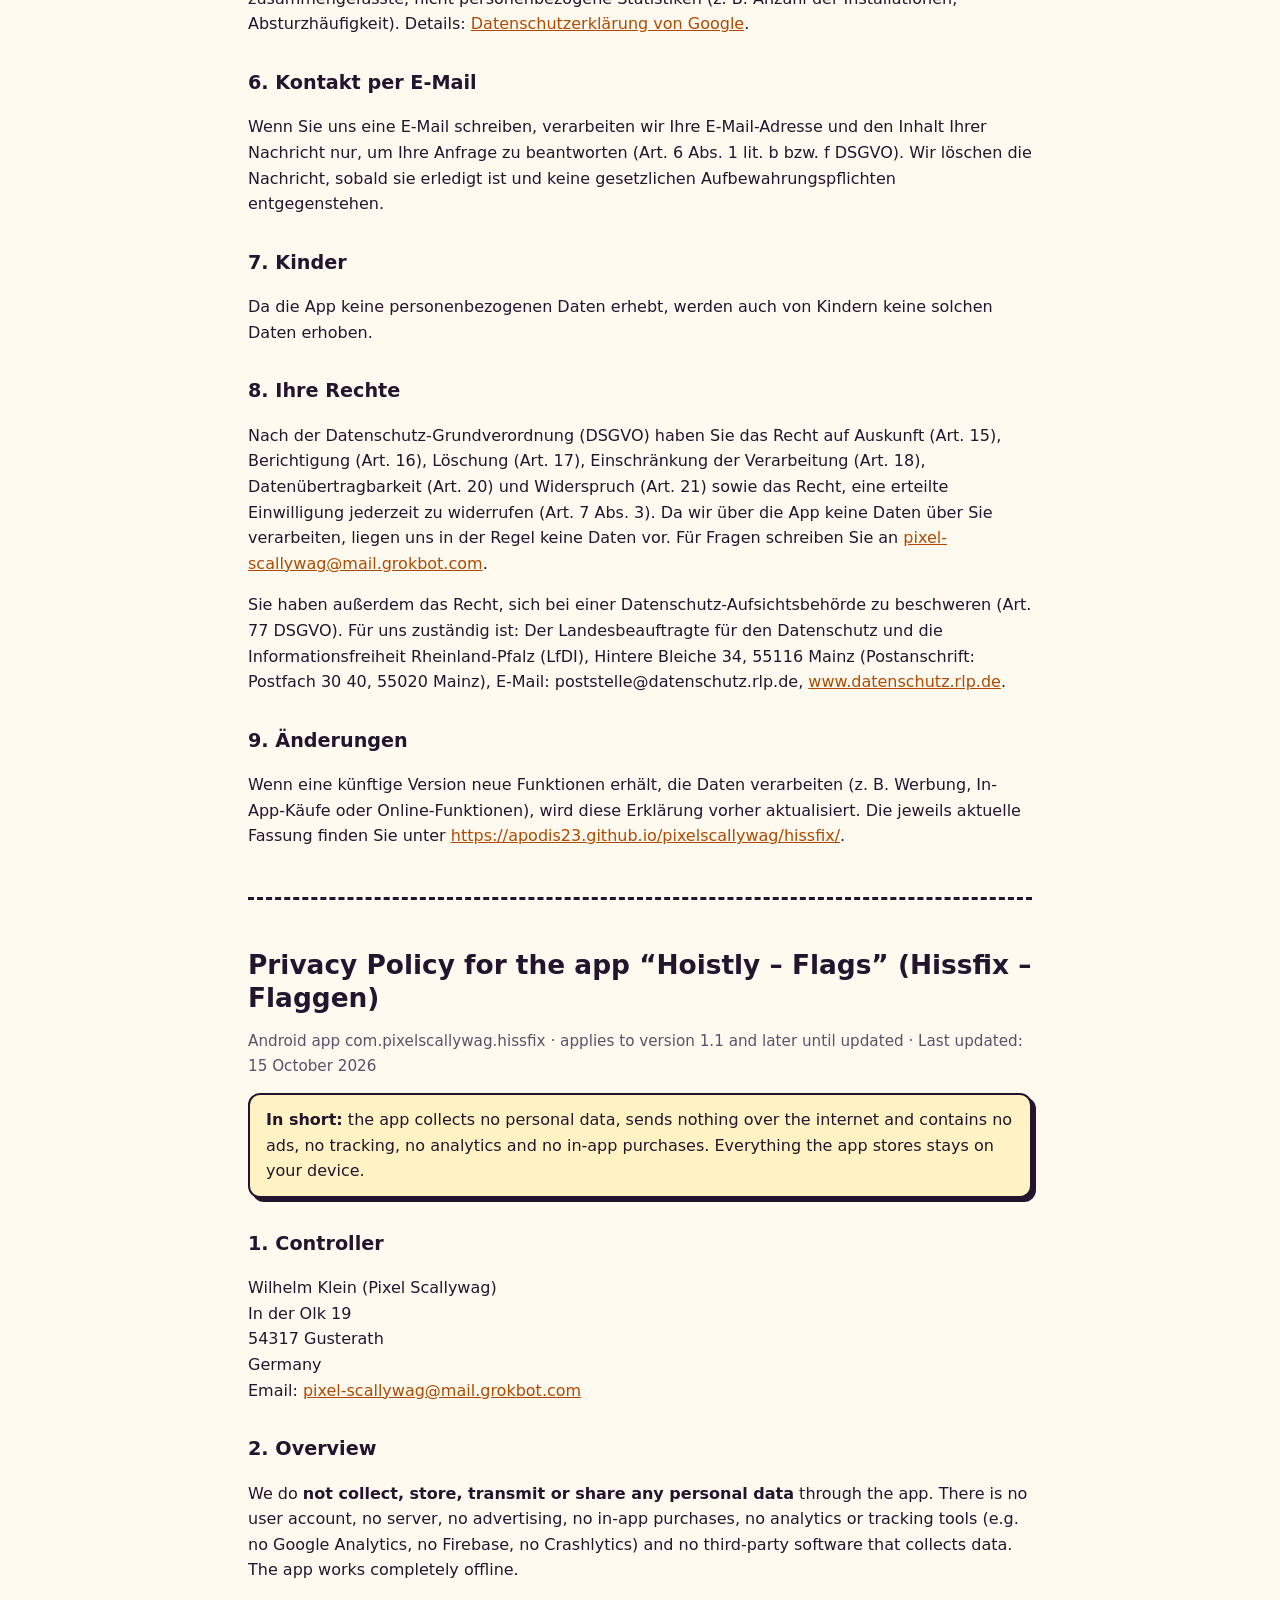
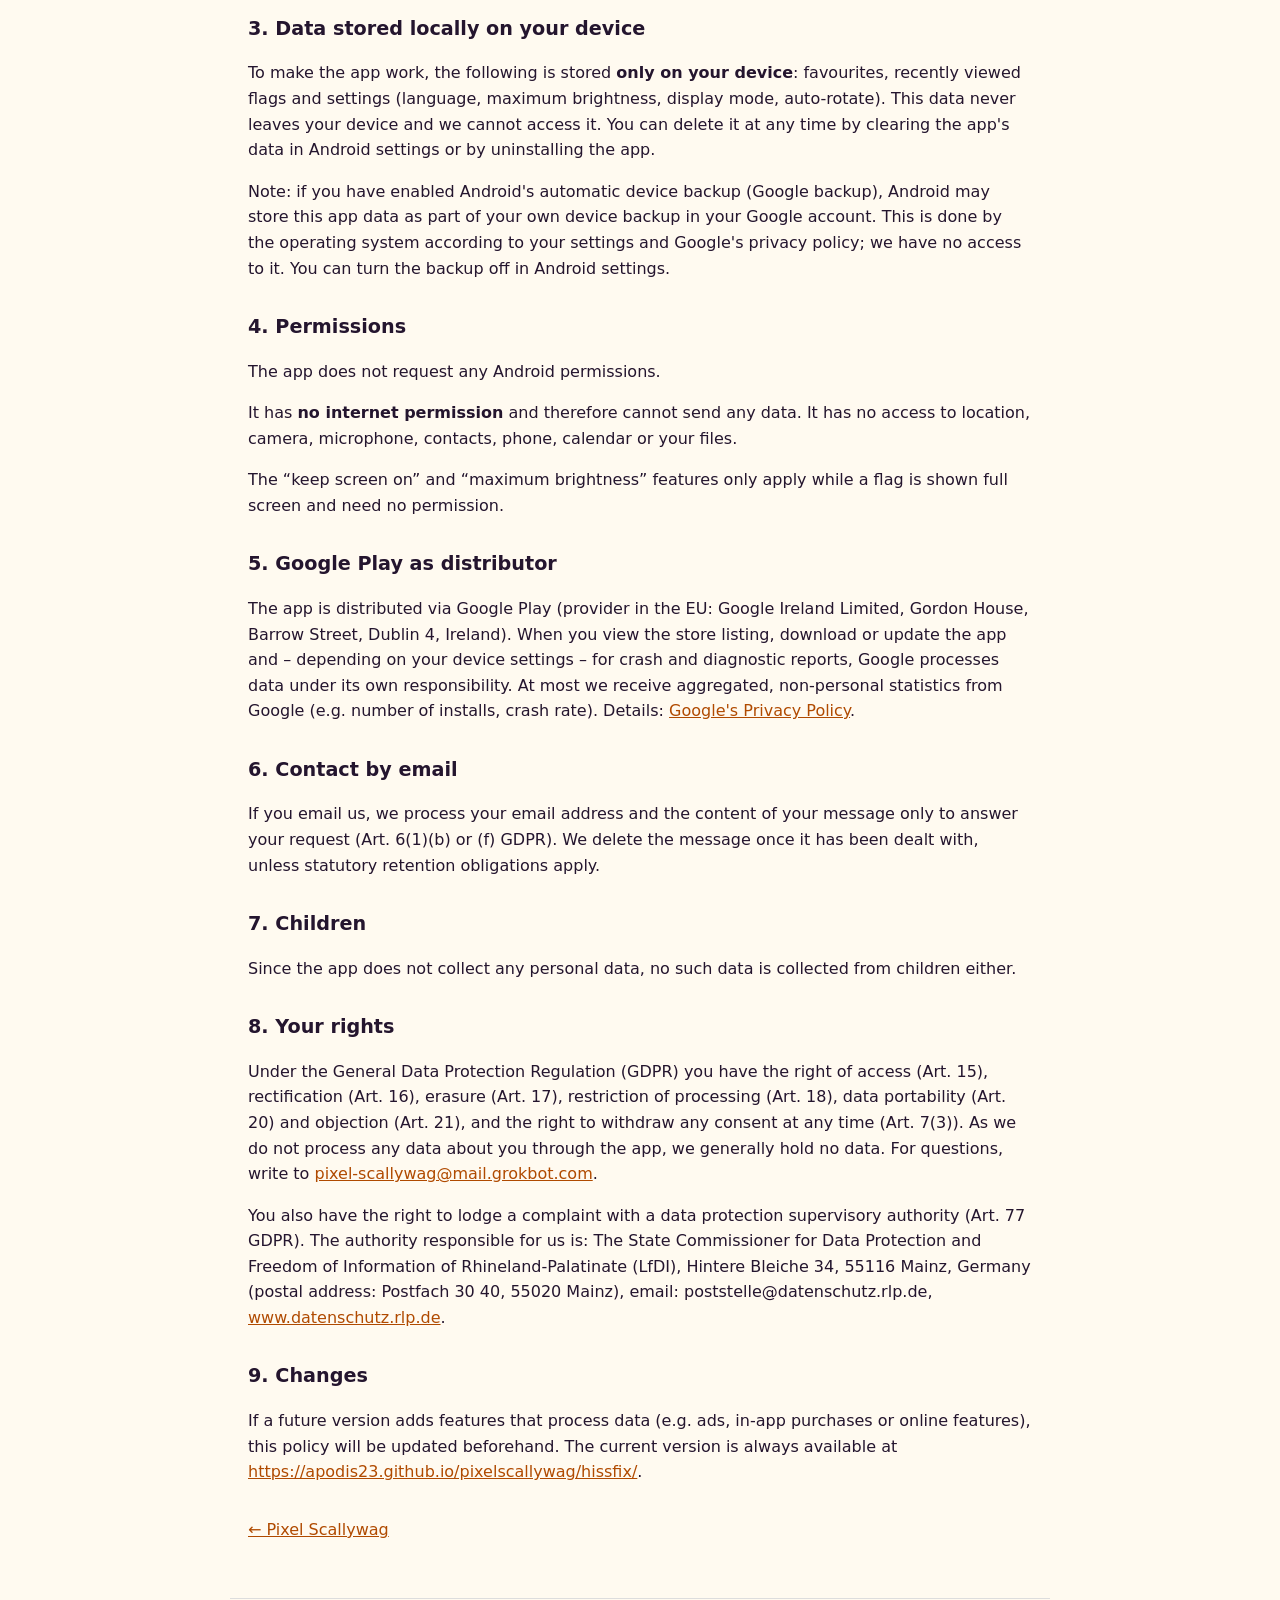
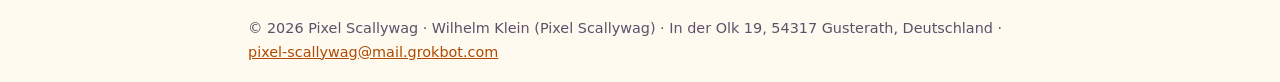
<file: hissfix/index.html>
<!DOCTYPE html>
<html lang="de"><head><meta charset="utf-8"><meta name="viewport" content="width=device-width,initial-scale=1">
<title>Datenschutzerklärung / Privacy Policy – Hissfix – Flaggen (Hoistly – Flags)</title><meta name="robots" content="index,follow"><style>:root{--ink:#24152e;--y:#ffd84a;--o:#ff8a3d;--paper:#fffaf0;--mut:#5d5068}
*{box-sizing:border-box}code{word-break:break-all}.box,.apps li{margin-right:4px}html{-webkit-text-size-adjust:100%}
body{margin:0;font-family:system-ui,-apple-system,"Segoe UI",Roboto,Arial,sans-serif;line-height:1.6;color:var(--ink);background:var(--paper)}
header{background:var(--ink);color:#fff;padding:14px 16px}header .in{max-width:820px;margin:0 auto;display:flex;align-items:center;gap:12px;flex-wrap:wrap}
header a.brand{color:#fff;text-decoration:none;display:flex;align-items:center;gap:10px;font-weight:800;font-size:1.25em;letter-spacing:.02em}
header a.brand span{color:var(--y)}header nav{margin-left:auto;font-size:.95em}header nav a{color:var(--y);margin-left:12px}
main{overflow-wrap:anywhere;max-width:820px;margin:0 auto;padding:8px 18px 40px}h1{font-size:1.65em;line-height:1.25;margin:1.1em 0 .3em}h2{font-size:1.2em;margin:1.6em 0 .3em}h3{font-size:1.05em;margin:1.2em 0 .2em}
a{color:#b04a00}.meta{color:var(--mut);font-size:.95em}.box{background:#fff;border:2px solid var(--ink);border-radius:12px;padding:12px 16px;margin:14px 0;box-shadow:4px 4px 0 var(--ink)}
.tldr{background:#fff3c4}.apps{display:grid;grid-template-columns:repeat(auto-fill,minmax(230px,1fr));gap:14px;padding:0;list-style:none}
.apps li{background:#fff;border:2px solid var(--ink);border-radius:12px;padding:12px 14px;box-shadow:4px 4px 0 var(--ink)}.apps b{display:block;font-size:1.08em}.apps small{color:var(--mut);display:block;margin:2px 0 6px}
.lang{display:inline-block;background:var(--y);color:var(--ink);border:2px solid var(--ink);border-radius:999px;padding:2px 12px;font-weight:700;text-decoration:none;margin:4px 6px 4px 0}
table{border-collapse:collapse;width:100%;font-size:.95em}td,th{border:1px solid #cbbfd4;padding:6px 8px;text-align:left;vertical-align:top}th{background:#f3ecf7}
hr{border:0;border-top:3px dashed var(--ink);margin:3em 0}footer{max-width:820px;margin:0 auto;padding:18px;color:var(--mut);font-size:.9em;border-top:1px solid #ddd}
@media (max-width:520px){h1{font-size:1.35em}header nav{margin-left:0;width:100%}header nav a{margin:0 12px 0 0}}</style></head><body>
<header><div class="in"><a class="brand" href="../"><svg width="38" height="38" viewBox="0 0 16 16" aria-hidden="true" shape-rendering="crispEdges"><rect width="16" height="16" rx="3" fill="#ffd84a"/>
<path fill="#24152e" d="M3 3h10v2H3zM2 5h12v1H2zM4 7h8v6H4z"/><path fill="#fff" d="M5 8h2v2H5zM9 8h2v2H9zM6 11h4v1H6z"/><path fill="#ff8a3d" d="M7 3h2v1H7z"/></svg><span>Pixel</span> Scallywag</a>
<nav><a href="../#apps">Apps</a><a href="../#impressum">Impressum</a><a href="../#legal-notice">Legal notice</a></nav></div></header>
<main><p style="margin-top:14px"><a class="lang" href="#de">Deutsch</a><a class="lang" href="#en">English</a></p>
<section id="de" lang="de">
<h1>Datenschutzerklärung für die App „Hissfix – Flaggen“</h1>
<p class="meta">Android-App com.pixelscallywag.hissfix · gilt für Version 1.1 und neuer, bis zu einer Aktualisierung · Stand: 15. Oktober 2026</p>
<div class="box tldr"><strong>Kurz gesagt:</strong> Die App sammelt keine personenbezogenen Daten, sendet nichts ins Internet, enthält keine Werbung, kein Tracking, keine Analyse-Werkzeuge und keine In-App-Käufe. Alles, was die App speichert, bleibt auf Ihrem Gerät.</div>
<h2>1. Verantwortlicher</h2>
<p>Wilhelm Klein (Pixel Scallywag)<br>In der Olk 19<br>54317 Gusterath<br>Deutschland<br>E-Mail: <a href="mailto:pixel-scallywag@mail.grokbot.com">pixel-scallywag@mail.grokbot.com</a></p>
<h2>2. Überblick</h2>
<p>Wir erheben, speichern, übertragen oder teilen über die App <strong>keine personenbezogenen Daten</strong>. Es gibt kein Benutzerkonto, keinen Server, keine Werbung, keine In-App-Käufe, keine Analyse- oder Tracking-Werkzeuge (z. B. kein Google Analytics, kein Firebase, kein Crashlytics) und keine Software von Drittanbietern, die Daten sammelt. Die App funktioniert vollständig offline.</p>
<h2>3. Lokal auf Ihrem Gerät gespeicherte Daten</h2>
<p>Damit die App funktioniert, werden ausschließlich <strong>auf Ihrem Gerät</strong> gespeichert: Favoriten, zuletzt angesehene Flaggen und Einstellungen (Sprache, maximale Helligkeit, Darstellungsmodus, automatisches Drehen). Diese Daten verlassen Ihr Gerät nicht und sind für uns nicht einsehbar. Sie können sie jederzeit löschen, indem Sie in den Android-Einstellungen die App-Daten löschen oder die App deinstallieren.</p>
<p>Hinweis: Wenn Sie die automatische Gerätesicherung von Android (Google-Backup) aktiviert haben, kann Android diese App-Daten als Teil Ihrer eigenen Gerätesicherung in Ihrem Google-Konto speichern. Das geschieht durch das Betriebssystem nach Ihren Einstellungen und den Datenschutzbestimmungen von Google; wir haben darauf keinen Zugriff. Sie können die Sicherung in den Android-Einstellungen abschalten.</p>

<h2>4. Berechtigungen</h2>
<p>Die App fordert keine Android-Berechtigungen an.</p><p>Sie hat <strong>keine Internet-Berechtigung</strong> und kann daher keine Daten senden. Sie hat keinen Zugriff auf Standort, Kamera, Mikrofon, Kontakte, Telefon, Kalender oder Ihre Dateien.</p><p>Die Funktionen „Bildschirm anlassen“ und „maximale Helligkeit“ gelten nur, solange eine Flagge im Vollbild angezeigt wird, und benötigen keine Berechtigung.</p>
<h2>5. Google Play als Vertriebsplattform</h2>
<p>Die App wird über Google Play vertrieben (Anbieter in der EU: Google Ireland Limited, Gordon House, Barrow Street, Dublin 4, Irland). Beim Aufrufen des Store-Eintrags, beim Herunterladen, bei Updates sowie – je nach Ihren Geräteeinstellungen – bei Absturz- und Diagnoseberichten verarbeitet Google Daten in eigener Verantwortung. Wir erhalten von Google höchstens zusammengefasste, nicht personenbezogene Statistiken (z. B. Anzahl der Installationen, Absturzhäufigkeit). Details: <a href="https://policies.google.com/privacy">Datenschutzerklärung von Google</a>.</p>
<h2>6. Kontakt per E-Mail</h2>
<p>Wenn Sie uns eine E-Mail schreiben, verarbeiten wir Ihre E-Mail-Adresse und den Inhalt Ihrer Nachricht nur, um Ihre Anfrage zu beantworten (Art. 6 Abs. 1 lit. b bzw. f DSGVO). Wir löschen die Nachricht, sobald sie erledigt ist und keine gesetzlichen Aufbewahrungspflichten entgegenstehen.</p>
<h2>7. Kinder</h2>
<p>Da die App keine personenbezogenen Daten erhebt, werden auch von Kindern keine solchen Daten erhoben.</p>
<h2>8. Ihre Rechte</h2>
<p>Nach der Datenschutz-Grundverordnung (DSGVO) haben Sie das Recht auf Auskunft (Art. 15), Berichtigung (Art. 16), Löschung (Art. 17), Einschränkung der Verarbeitung (Art. 18), Datenübertragbarkeit (Art. 20) und Widerspruch (Art. 21) sowie das Recht, eine erteilte Einwilligung jederzeit zu widerrufen (Art. 7 Abs. 3). Da wir über die App keine Daten über Sie verarbeiten, liegen uns in der Regel keine Daten vor. Für Fragen schreiben Sie an <a href="mailto:pixel-scallywag@mail.grokbot.com">pixel-scallywag@mail.grokbot.com</a>.</p>
<p>Sie haben außerdem das Recht, sich bei einer Datenschutz-Aufsichtsbehörde zu beschweren (Art. 77 DSGVO). Für uns zuständig ist: Der Landesbeauftragte für den Datenschutz und die Informationsfreiheit Rheinland-Pfalz (LfDI), Hintere Bleiche 34, 55116 Mainz (Postanschrift: Postfach 30 40, 55020 Mainz), E-Mail: poststelle@datenschutz.rlp.de, <a href="https://www.datenschutz.rlp.de/">www.datenschutz.rlp.de</a>.</p>
<h2>9. Änderungen</h2>
<p>Wenn eine künftige Version neue Funktionen erhält, die Daten verarbeiten (z. B. Werbung, In-App-Käufe oder Online-Funktionen), wird diese Erklärung vorher aktualisiert. Die jeweils aktuelle Fassung finden Sie unter <a href="https://apodis23.github.io/pixelscallywag/hissfix/">https://apodis23.github.io/pixelscallywag/hissfix/</a>.</p>
</section>
<hr>
<section id="en" lang="en">
<h1>Privacy Policy for the app “Hoistly – Flags” (Hissfix – Flaggen)</h1>
<p class="meta">Android app com.pixelscallywag.hissfix · applies to version 1.1 and later until updated · Last updated: 15 October 2026</p>
<div class="box tldr"><strong>In short:</strong> the app collects no personal data, sends nothing over the internet and contains no ads, no tracking, no analytics and no in-app purchases. Everything the app stores stays on your device.</div>
<h2>1. Controller</h2>
<p>Wilhelm Klein (Pixel Scallywag)<br>In der Olk 19<br>54317 Gusterath<br>Germany<br>Email: <a href="mailto:pixel-scallywag@mail.grokbot.com">pixel-scallywag@mail.grokbot.com</a></p>
<h2>2. Overview</h2>
<p>We do <strong>not collect, store, transmit or share any personal data</strong> through the app. There is no user account, no server, no advertising, no in-app purchases, no analytics or tracking tools (e.g. no Google Analytics, no Firebase, no Crashlytics) and no third-party software that collects data. The app works completely offline.</p>
<h2>3. Data stored locally on your device</h2>
<p>To make the app work, the following is stored <strong>only on your device</strong>: favourites, recently viewed flags and settings (language, maximum brightness, display mode, auto-rotate). This data never leaves your device and we cannot access it. You can delete it at any time by clearing the app's data in Android settings or by uninstalling the app.</p>
<p>Note: if you have enabled Android's automatic device backup (Google backup), Android may store this app data as part of your own device backup in your Google account. This is done by the operating system according to your settings and Google's privacy policy; we have no access to it. You can turn the backup off in Android settings.</p>

<h2>4. Permissions</h2>
<p>The app does not request any Android permissions.</p><p>It has <strong>no internet permission</strong> and therefore cannot send any data. It has no access to location, camera, microphone, contacts, phone, calendar or your files.</p><p>The “keep screen on” and “maximum brightness” features only apply while a flag is shown full screen and need no permission.</p>
<h2>5. Google Play as distributor</h2>
<p>The app is distributed via Google Play (provider in the EU: Google Ireland Limited, Gordon House, Barrow Street, Dublin 4, Ireland). When you view the store listing, download or update the app and – depending on your device settings – for crash and diagnostic reports, Google processes data under its own responsibility. At most we receive aggregated, non-personal statistics from Google (e.g. number of installs, crash rate). Details: <a href="https://policies.google.com/privacy">Google's Privacy Policy</a>.</p>
<h2>6. Contact by email</h2>
<p>If you email us, we process your email address and the content of your message only to answer your request (Art. 6(1)(b) or (f) GDPR). We delete the message once it has been dealt with, unless statutory retention obligations apply.</p>
<h2>7. Children</h2>
<p>Since the app does not collect any personal data, no such data is collected from children either.</p>
<h2>8. Your rights</h2>
<p>Under the General Data Protection Regulation (GDPR) you have the right of access (Art. 15), rectification (Art. 16), erasure (Art. 17), restriction of processing (Art. 18), data portability (Art. 20) and objection (Art. 21), and the right to withdraw any consent at any time (Art. 7(3)). As we do not process any data about you through the app, we generally hold no data. For questions, write to <a href="mailto:pixel-scallywag@mail.grokbot.com">pixel-scallywag@mail.grokbot.com</a>.</p>
<p>You also have the right to lodge a complaint with a data protection supervisory authority (Art. 77 GDPR). The authority responsible for us is: The State Commissioner for Data Protection and Freedom of Information of Rhineland-Palatinate (LfDI), Hintere Bleiche 34, 55116 Mainz, Germany (postal address: Postfach 30 40, 55020 Mainz), email: poststelle@datenschutz.rlp.de, <a href="https://www.datenschutz.rlp.de/">www.datenschutz.rlp.de</a>.</p>
<h2>9. Changes</h2>
<p>If a future version adds features that process data (e.g. ads, in-app purchases or online features), this policy will be updated beforehand. The current version is always available at <a href="https://apodis23.github.io/pixelscallywag/hissfix/">https://apodis23.github.io/pixelscallywag/hissfix/</a>.</p>
</section>
<p style="margin-top:2em"><a href="../">← Pixel Scallywag</a></p></main>
<footer>© 2026 Pixel Scallywag · Wilhelm Klein (Pixel Scallywag) · In der Olk 19, 54317 Gusterath, Deutschland · <a href="mailto:pixel-scallywag@mail.grokbot.com">pixel-scallywag@mail.grokbot.com</a></footer>
</body></html>
</file>
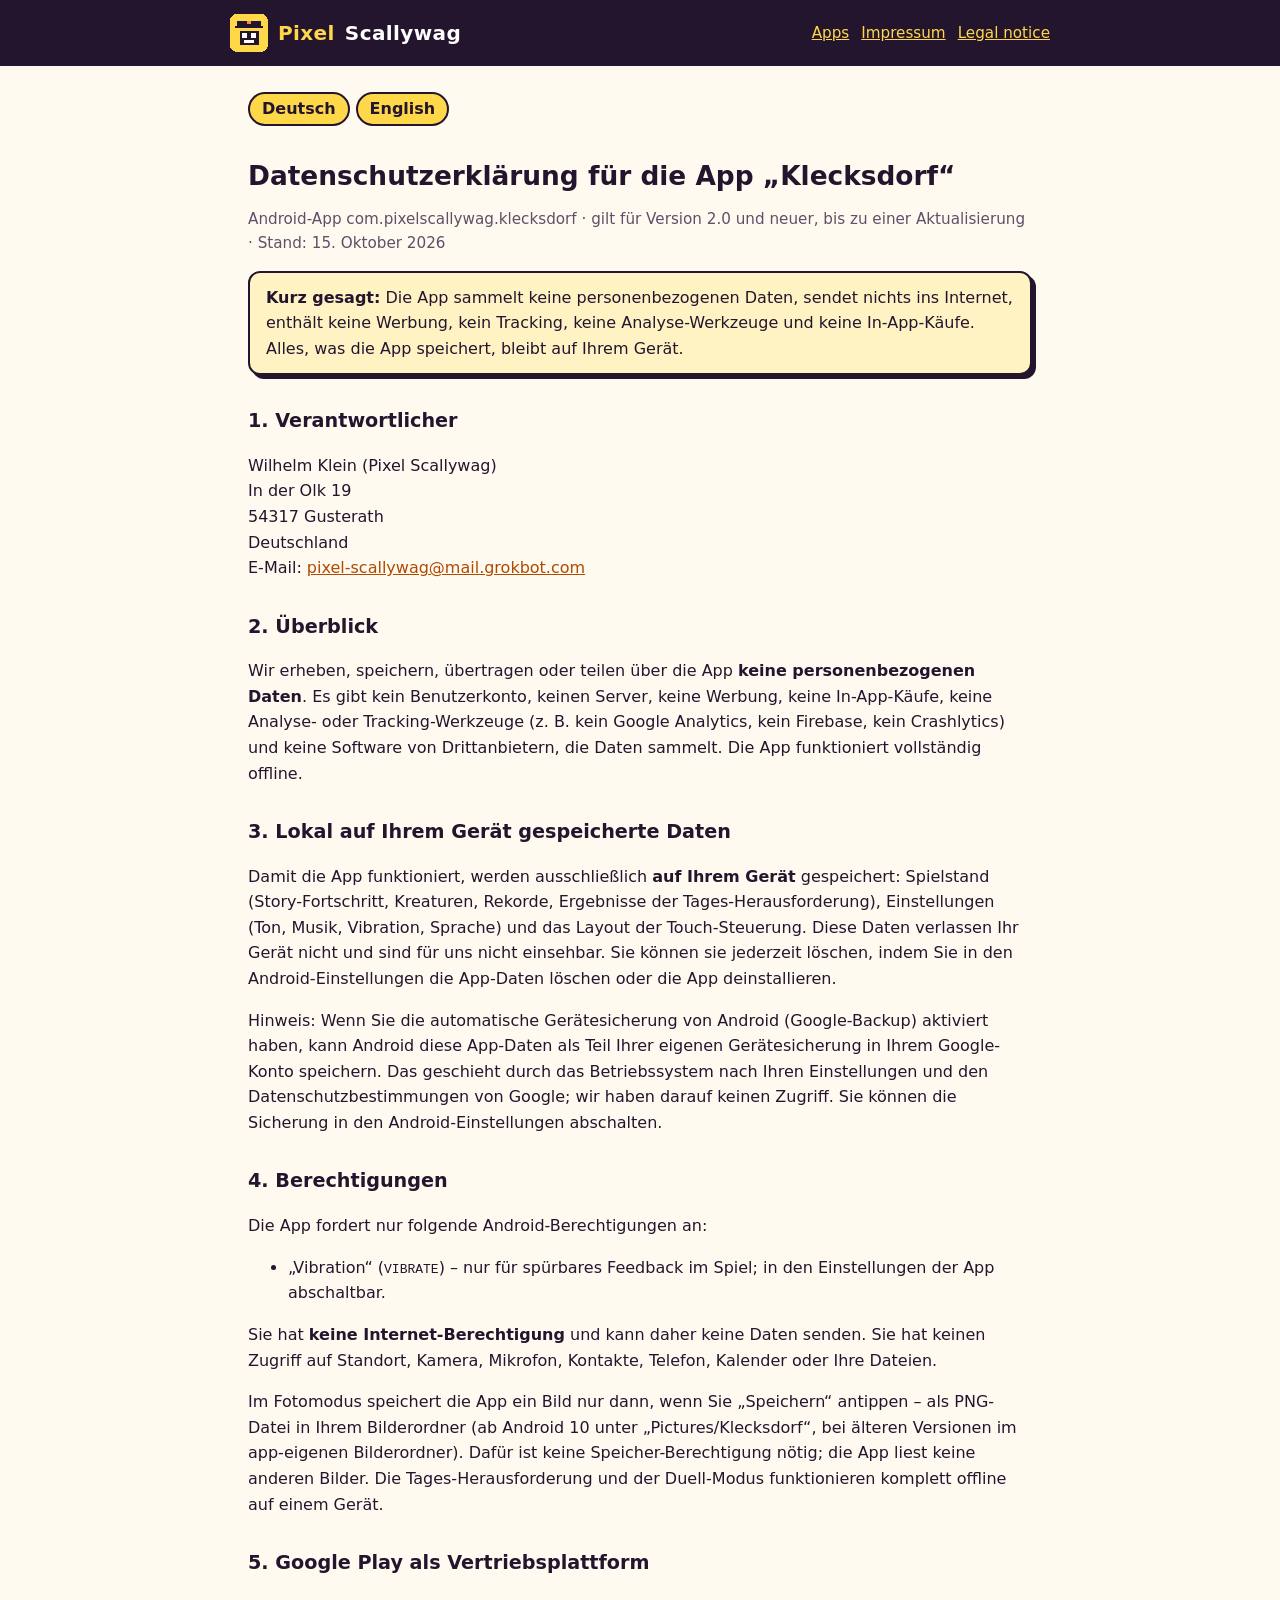
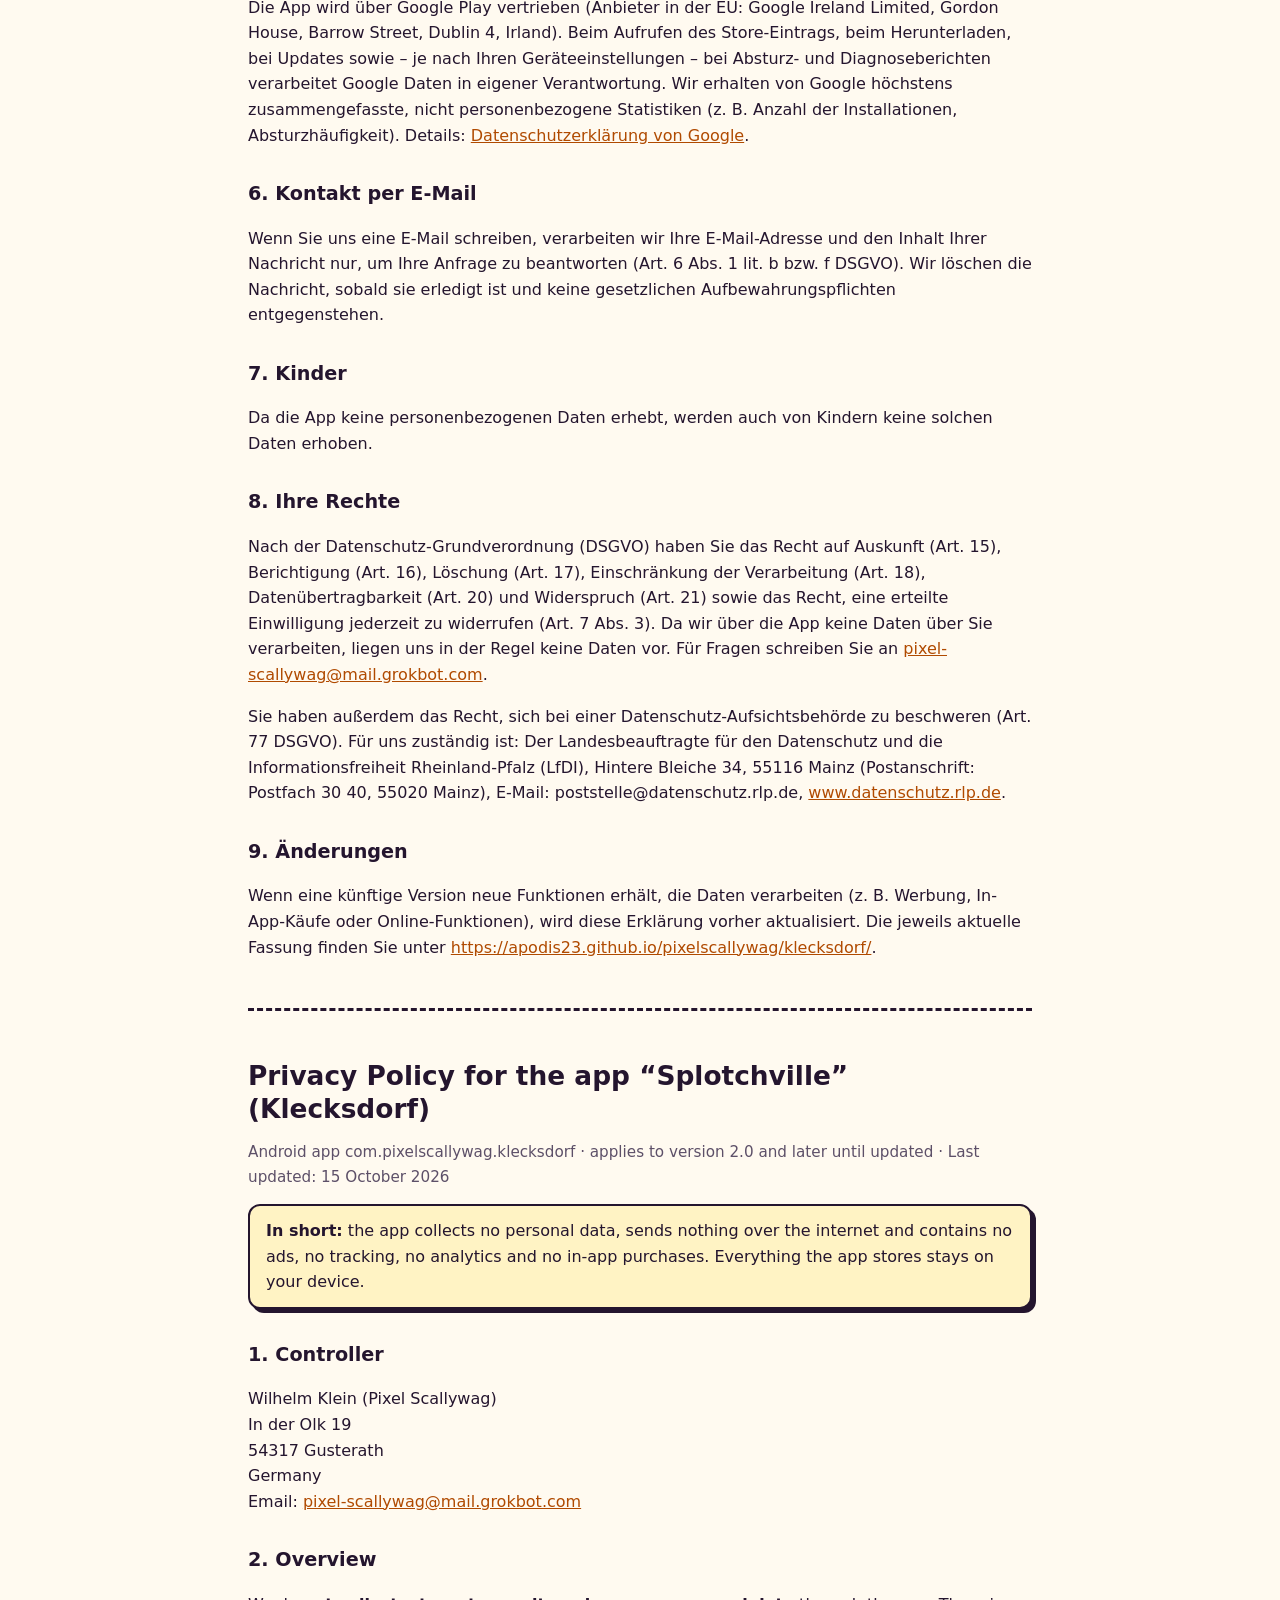
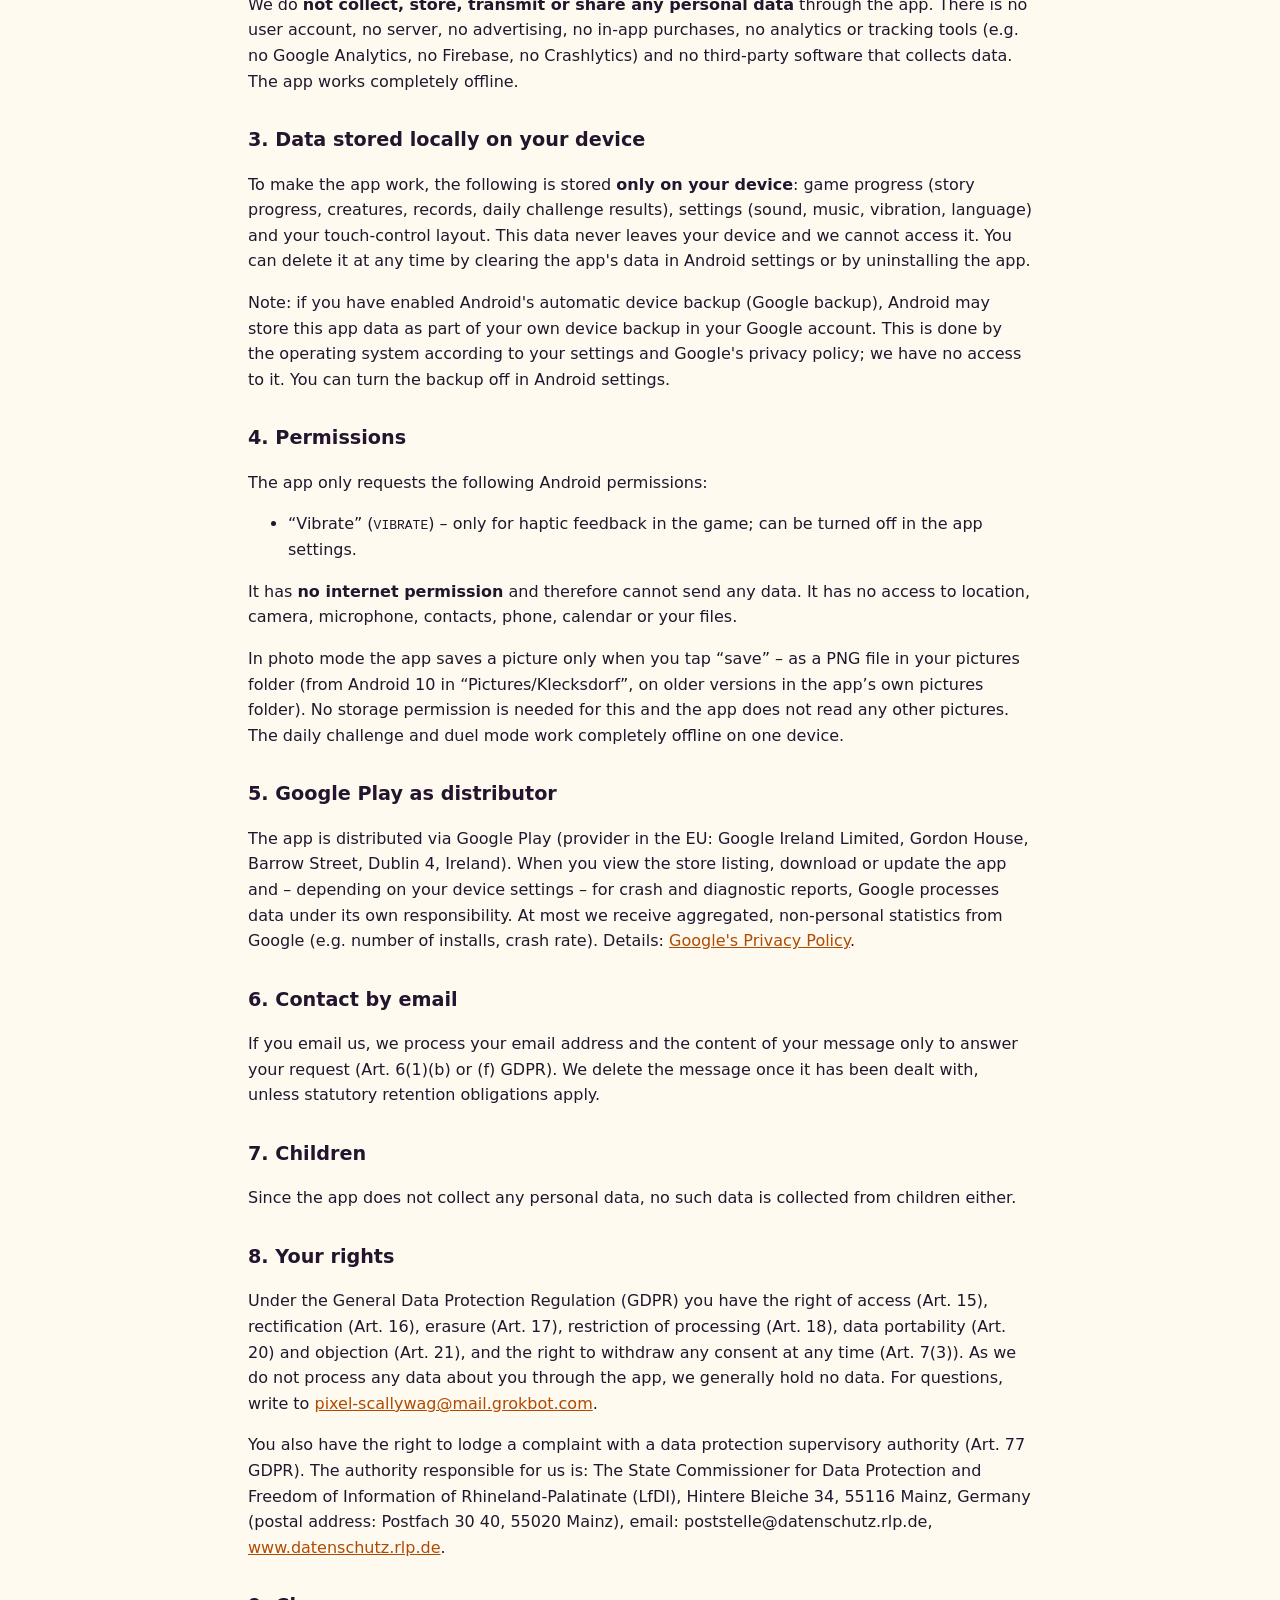
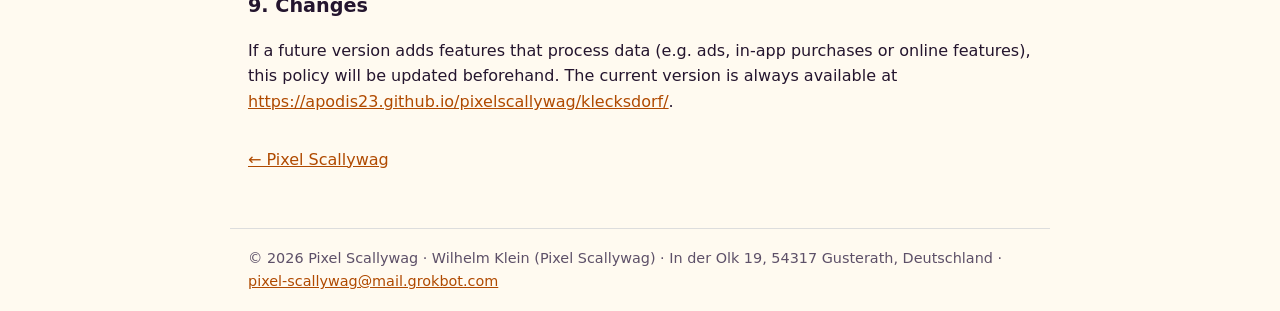
<file: klecksdorf/index.html>
<!DOCTYPE html>
<html lang="de"><head><meta charset="utf-8"><meta name="viewport" content="width=device-width,initial-scale=1">
<title>Datenschutzerklärung / Privacy Policy – Klecksdorf (Splotchville)</title><meta name="robots" content="index,follow"><style>:root{--ink:#24152e;--y:#ffd84a;--o:#ff8a3d;--paper:#fffaf0;--mut:#5d5068}
*{box-sizing:border-box}code{word-break:break-all}.box,.apps li{margin-right:4px}html{-webkit-text-size-adjust:100%}
body{margin:0;font-family:system-ui,-apple-system,"Segoe UI",Roboto,Arial,sans-serif;line-height:1.6;color:var(--ink);background:var(--paper)}
header{background:var(--ink);color:#fff;padding:14px 16px}header .in{max-width:820px;margin:0 auto;display:flex;align-items:center;gap:12px;flex-wrap:wrap}
header a.brand{color:#fff;text-decoration:none;display:flex;align-items:center;gap:10px;font-weight:800;font-size:1.25em;letter-spacing:.02em}
header a.brand span{color:var(--y)}header nav{margin-left:auto;font-size:.95em}header nav a{color:var(--y);margin-left:12px}
main{overflow-wrap:anywhere;max-width:820px;margin:0 auto;padding:8px 18px 40px}h1{font-size:1.65em;line-height:1.25;margin:1.1em 0 .3em}h2{font-size:1.2em;margin:1.6em 0 .3em}h3{font-size:1.05em;margin:1.2em 0 .2em}
a{color:#b04a00}.meta{color:var(--mut);font-size:.95em}.box{background:#fff;border:2px solid var(--ink);border-radius:12px;padding:12px 16px;margin:14px 0;box-shadow:4px 4px 0 var(--ink)}
.tldr{background:#fff3c4}.apps{display:grid;grid-template-columns:repeat(auto-fill,minmax(230px,1fr));gap:14px;padding:0;list-style:none}
.apps li{background:#fff;border:2px solid var(--ink);border-radius:12px;padding:12px 14px;box-shadow:4px 4px 0 var(--ink)}.apps b{display:block;font-size:1.08em}.apps small{color:var(--mut);display:block;margin:2px 0 6px}
.lang{display:inline-block;background:var(--y);color:var(--ink);border:2px solid var(--ink);border-radius:999px;padding:2px 12px;font-weight:700;text-decoration:none;margin:4px 6px 4px 0}
table{border-collapse:collapse;width:100%;font-size:.95em}td,th{border:1px solid #cbbfd4;padding:6px 8px;text-align:left;vertical-align:top}th{background:#f3ecf7}
hr{border:0;border-top:3px dashed var(--ink);margin:3em 0}footer{max-width:820px;margin:0 auto;padding:18px;color:var(--mut);font-size:.9em;border-top:1px solid #ddd}
@media (max-width:520px){h1{font-size:1.35em}header nav{margin-left:0;width:100%}header nav a{margin:0 12px 0 0}}</style></head><body>
<header><div class="in"><a class="brand" href="../"><svg width="38" height="38" viewBox="0 0 16 16" aria-hidden="true" shape-rendering="crispEdges"><rect width="16" height="16" rx="3" fill="#ffd84a"/>
<path fill="#24152e" d="M3 3h10v2H3zM2 5h12v1H2zM4 7h8v6H4z"/><path fill="#fff" d="M5 8h2v2H5zM9 8h2v2H9zM6 11h4v1H6z"/><path fill="#ff8a3d" d="M7 3h2v1H7z"/></svg><span>Pixel</span> Scallywag</a>
<nav><a href="../#apps">Apps</a><a href="../#impressum">Impressum</a><a href="../#legal-notice">Legal notice</a></nav></div></header>
<main><p style="margin-top:14px"><a class="lang" href="#de">Deutsch</a><a class="lang" href="#en">English</a></p>
<section id="de" lang="de">
<h1>Datenschutzerklärung für die App „Klecksdorf“</h1>
<p class="meta">Android-App com.pixelscallywag.klecksdorf · gilt für Version 2.0 und neuer, bis zu einer Aktualisierung · Stand: 15. Oktober 2026</p>
<div class="box tldr"><strong>Kurz gesagt:</strong> Die App sammelt keine personenbezogenen Daten, sendet nichts ins Internet, enthält keine Werbung, kein Tracking, keine Analyse-Werkzeuge und keine In-App-Käufe. Alles, was die App speichert, bleibt auf Ihrem Gerät.</div>
<h2>1. Verantwortlicher</h2>
<p>Wilhelm Klein (Pixel Scallywag)<br>In der Olk 19<br>54317 Gusterath<br>Deutschland<br>E-Mail: <a href="mailto:pixel-scallywag@mail.grokbot.com">pixel-scallywag@mail.grokbot.com</a></p>
<h2>2. Überblick</h2>
<p>Wir erheben, speichern, übertragen oder teilen über die App <strong>keine personenbezogenen Daten</strong>. Es gibt kein Benutzerkonto, keinen Server, keine Werbung, keine In-App-Käufe, keine Analyse- oder Tracking-Werkzeuge (z. B. kein Google Analytics, kein Firebase, kein Crashlytics) und keine Software von Drittanbietern, die Daten sammelt. Die App funktioniert vollständig offline.</p>
<h2>3. Lokal auf Ihrem Gerät gespeicherte Daten</h2>
<p>Damit die App funktioniert, werden ausschließlich <strong>auf Ihrem Gerät</strong> gespeichert: Spielstand (Story-Fortschritt, Kreaturen, Rekorde, Ergebnisse der Tages-Herausforderung), Einstellungen (Ton, Musik, Vibration, Sprache) und das Layout der Touch-Steuerung. Diese Daten verlassen Ihr Gerät nicht und sind für uns nicht einsehbar. Sie können sie jederzeit löschen, indem Sie in den Android-Einstellungen die App-Daten löschen oder die App deinstallieren.</p>
<p>Hinweis: Wenn Sie die automatische Gerätesicherung von Android (Google-Backup) aktiviert haben, kann Android diese App-Daten als Teil Ihrer eigenen Gerätesicherung in Ihrem Google-Konto speichern. Das geschieht durch das Betriebssystem nach Ihren Einstellungen und den Datenschutzbestimmungen von Google; wir haben darauf keinen Zugriff. Sie können die Sicherung in den Android-Einstellungen abschalten.</p>

<h2>4. Berechtigungen</h2>
<p>Die App fordert nur folgende Android-Berechtigungen an:</p><ul><li>„Vibration“ (<code>VIBRATE</code>) – nur für spürbares Feedback im Spiel; in den Einstellungen der App abschaltbar.</li></ul><p>Sie hat <strong>keine Internet-Berechtigung</strong> und kann daher keine Daten senden. Sie hat keinen Zugriff auf Standort, Kamera, Mikrofon, Kontakte, Telefon, Kalender oder Ihre Dateien.</p><p>Im Fotomodus speichert die App ein Bild nur dann, wenn Sie „Speichern“ antippen – als PNG-Datei in Ihrem Bilderordner (ab Android 10 unter „Pictures/Klecksdorf“, bei älteren Versionen im app-eigenen Bilderordner). Dafür ist keine Speicher-Berechtigung nötig; die App liest keine anderen Bilder. Die Tages-Herausforderung und der Duell-Modus funktionieren komplett offline auf einem Gerät.</p>
<h2>5. Google Play als Vertriebsplattform</h2>
<p>Die App wird über Google Play vertrieben (Anbieter in der EU: Google Ireland Limited, Gordon House, Barrow Street, Dublin 4, Irland). Beim Aufrufen des Store-Eintrags, beim Herunterladen, bei Updates sowie – je nach Ihren Geräteeinstellungen – bei Absturz- und Diagnoseberichten verarbeitet Google Daten in eigener Verantwortung. Wir erhalten von Google höchstens zusammengefasste, nicht personenbezogene Statistiken (z. B. Anzahl der Installationen, Absturzhäufigkeit). Details: <a href="https://policies.google.com/privacy">Datenschutzerklärung von Google</a>.</p>
<h2>6. Kontakt per E-Mail</h2>
<p>Wenn Sie uns eine E-Mail schreiben, verarbeiten wir Ihre E-Mail-Adresse und den Inhalt Ihrer Nachricht nur, um Ihre Anfrage zu beantworten (Art. 6 Abs. 1 lit. b bzw. f DSGVO). Wir löschen die Nachricht, sobald sie erledigt ist und keine gesetzlichen Aufbewahrungspflichten entgegenstehen.</p>
<h2>7. Kinder</h2>
<p>Da die App keine personenbezogenen Daten erhebt, werden auch von Kindern keine solchen Daten erhoben.</p>
<h2>8. Ihre Rechte</h2>
<p>Nach der Datenschutz-Grundverordnung (DSGVO) haben Sie das Recht auf Auskunft (Art. 15), Berichtigung (Art. 16), Löschung (Art. 17), Einschränkung der Verarbeitung (Art. 18), Datenübertragbarkeit (Art. 20) und Widerspruch (Art. 21) sowie das Recht, eine erteilte Einwilligung jederzeit zu widerrufen (Art. 7 Abs. 3). Da wir über die App keine Daten über Sie verarbeiten, liegen uns in der Regel keine Daten vor. Für Fragen schreiben Sie an <a href="mailto:pixel-scallywag@mail.grokbot.com">pixel-scallywag@mail.grokbot.com</a>.</p>
<p>Sie haben außerdem das Recht, sich bei einer Datenschutz-Aufsichtsbehörde zu beschweren (Art. 77 DSGVO). Für uns zuständig ist: Der Landesbeauftragte für den Datenschutz und die Informationsfreiheit Rheinland-Pfalz (LfDI), Hintere Bleiche 34, 55116 Mainz (Postanschrift: Postfach 30 40, 55020 Mainz), E-Mail: poststelle@datenschutz.rlp.de, <a href="https://www.datenschutz.rlp.de/">www.datenschutz.rlp.de</a>.</p>
<h2>9. Änderungen</h2>
<p>Wenn eine künftige Version neue Funktionen erhält, die Daten verarbeiten (z. B. Werbung, In-App-Käufe oder Online-Funktionen), wird diese Erklärung vorher aktualisiert. Die jeweils aktuelle Fassung finden Sie unter <a href="https://apodis23.github.io/pixelscallywag/klecksdorf/">https://apodis23.github.io/pixelscallywag/klecksdorf/</a>.</p>
</section>
<hr>
<section id="en" lang="en">
<h1>Privacy Policy for the app “Splotchville” (Klecksdorf)</h1>
<p class="meta">Android app com.pixelscallywag.klecksdorf · applies to version 2.0 and later until updated · Last updated: 15 October 2026</p>
<div class="box tldr"><strong>In short:</strong> the app collects no personal data, sends nothing over the internet and contains no ads, no tracking, no analytics and no in-app purchases. Everything the app stores stays on your device.</div>
<h2>1. Controller</h2>
<p>Wilhelm Klein (Pixel Scallywag)<br>In der Olk 19<br>54317 Gusterath<br>Germany<br>Email: <a href="mailto:pixel-scallywag@mail.grokbot.com">pixel-scallywag@mail.grokbot.com</a></p>
<h2>2. Overview</h2>
<p>We do <strong>not collect, store, transmit or share any personal data</strong> through the app. There is no user account, no server, no advertising, no in-app purchases, no analytics or tracking tools (e.g. no Google Analytics, no Firebase, no Crashlytics) and no third-party software that collects data. The app works completely offline.</p>
<h2>3. Data stored locally on your device</h2>
<p>To make the app work, the following is stored <strong>only on your device</strong>: game progress (story progress, creatures, records, daily challenge results), settings (sound, music, vibration, language) and your touch-control layout. This data never leaves your device and we cannot access it. You can delete it at any time by clearing the app's data in Android settings or by uninstalling the app.</p>
<p>Note: if you have enabled Android's automatic device backup (Google backup), Android may store this app data as part of your own device backup in your Google account. This is done by the operating system according to your settings and Google's privacy policy; we have no access to it. You can turn the backup off in Android settings.</p>

<h2>4. Permissions</h2>
<p>The app only requests the following Android permissions:</p><ul><li>“Vibrate” (<code>VIBRATE</code>) – only for haptic feedback in the game; can be turned off in the app settings.</li></ul><p>It has <strong>no internet permission</strong> and therefore cannot send any data. It has no access to location, camera, microphone, contacts, phone, calendar or your files.</p><p>In photo mode the app saves a picture only when you tap “save” – as a PNG file in your pictures folder (from Android 10 in “Pictures/Klecksdorf”, on older versions in the app’s own pictures folder). No storage permission is needed for this and the app does not read any other pictures. The daily challenge and duel mode work completely offline on one device.</p>
<h2>5. Google Play as distributor</h2>
<p>The app is distributed via Google Play (provider in the EU: Google Ireland Limited, Gordon House, Barrow Street, Dublin 4, Ireland). When you view the store listing, download or update the app and – depending on your device settings – for crash and diagnostic reports, Google processes data under its own responsibility. At most we receive aggregated, non-personal statistics from Google (e.g. number of installs, crash rate). Details: <a href="https://policies.google.com/privacy">Google's Privacy Policy</a>.</p>
<h2>6. Contact by email</h2>
<p>If you email us, we process your email address and the content of your message only to answer your request (Art. 6(1)(b) or (f) GDPR). We delete the message once it has been dealt with, unless statutory retention obligations apply.</p>
<h2>7. Children</h2>
<p>Since the app does not collect any personal data, no such data is collected from children either.</p>
<h2>8. Your rights</h2>
<p>Under the General Data Protection Regulation (GDPR) you have the right of access (Art. 15), rectification (Art. 16), erasure (Art. 17), restriction of processing (Art. 18), data portability (Art. 20) and objection (Art. 21), and the right to withdraw any consent at any time (Art. 7(3)). As we do not process any data about you through the app, we generally hold no data. For questions, write to <a href="mailto:pixel-scallywag@mail.grokbot.com">pixel-scallywag@mail.grokbot.com</a>.</p>
<p>You also have the right to lodge a complaint with a data protection supervisory authority (Art. 77 GDPR). The authority responsible for us is: The State Commissioner for Data Protection and Freedom of Information of Rhineland-Palatinate (LfDI), Hintere Bleiche 34, 55116 Mainz, Germany (postal address: Postfach 30 40, 55020 Mainz), email: poststelle@datenschutz.rlp.de, <a href="https://www.datenschutz.rlp.de/">www.datenschutz.rlp.de</a>.</p>
<h2>9. Changes</h2>
<p>If a future version adds features that process data (e.g. ads, in-app purchases or online features), this policy will be updated beforehand. The current version is always available at <a href="https://apodis23.github.io/pixelscallywag/klecksdorf/">https://apodis23.github.io/pixelscallywag/klecksdorf/</a>.</p>
</section>
<p style="margin-top:2em"><a href="../">← Pixel Scallywag</a></p></main>
<footer>© 2026 Pixel Scallywag · Wilhelm Klein (Pixel Scallywag) · In der Olk 19, 54317 Gusterath, Deutschland · <a href="mailto:pixel-scallywag@mail.grokbot.com">pixel-scallywag@mail.grokbot.com</a></footer>
</body></html>
</file>
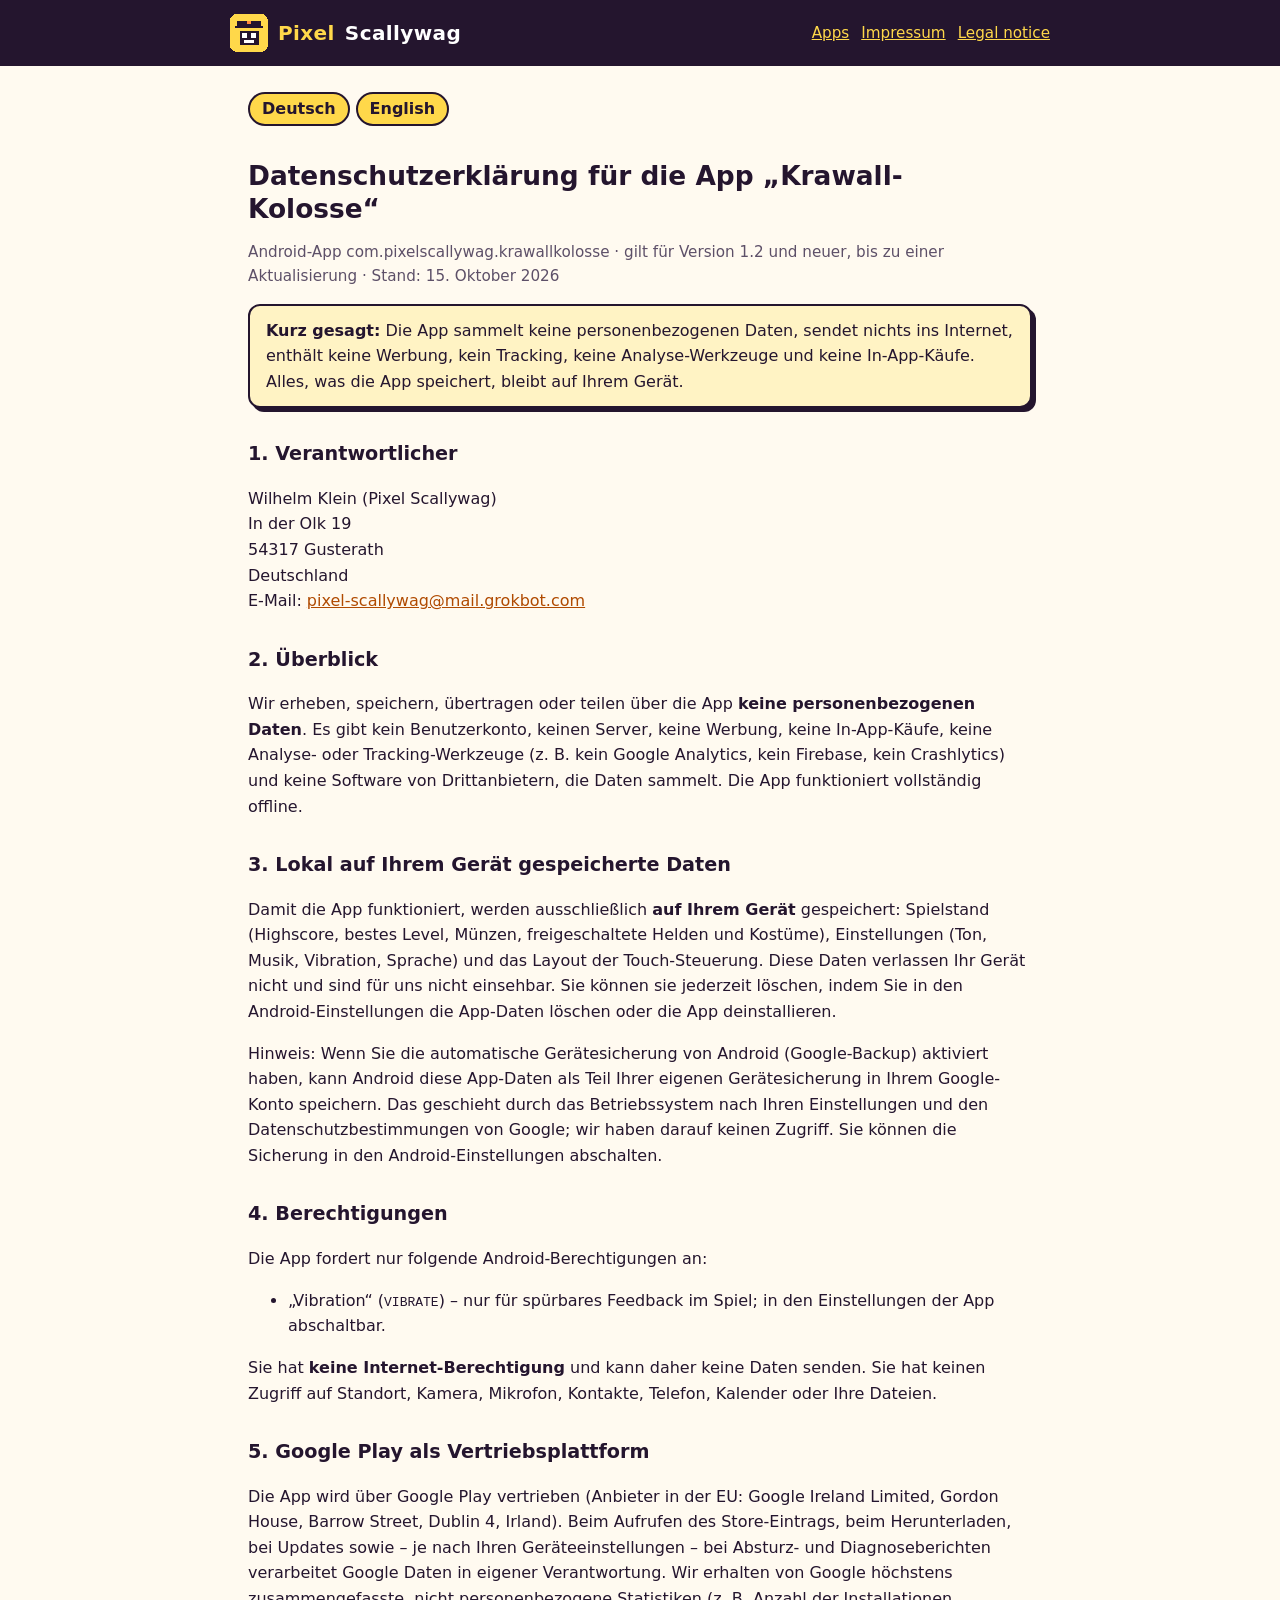
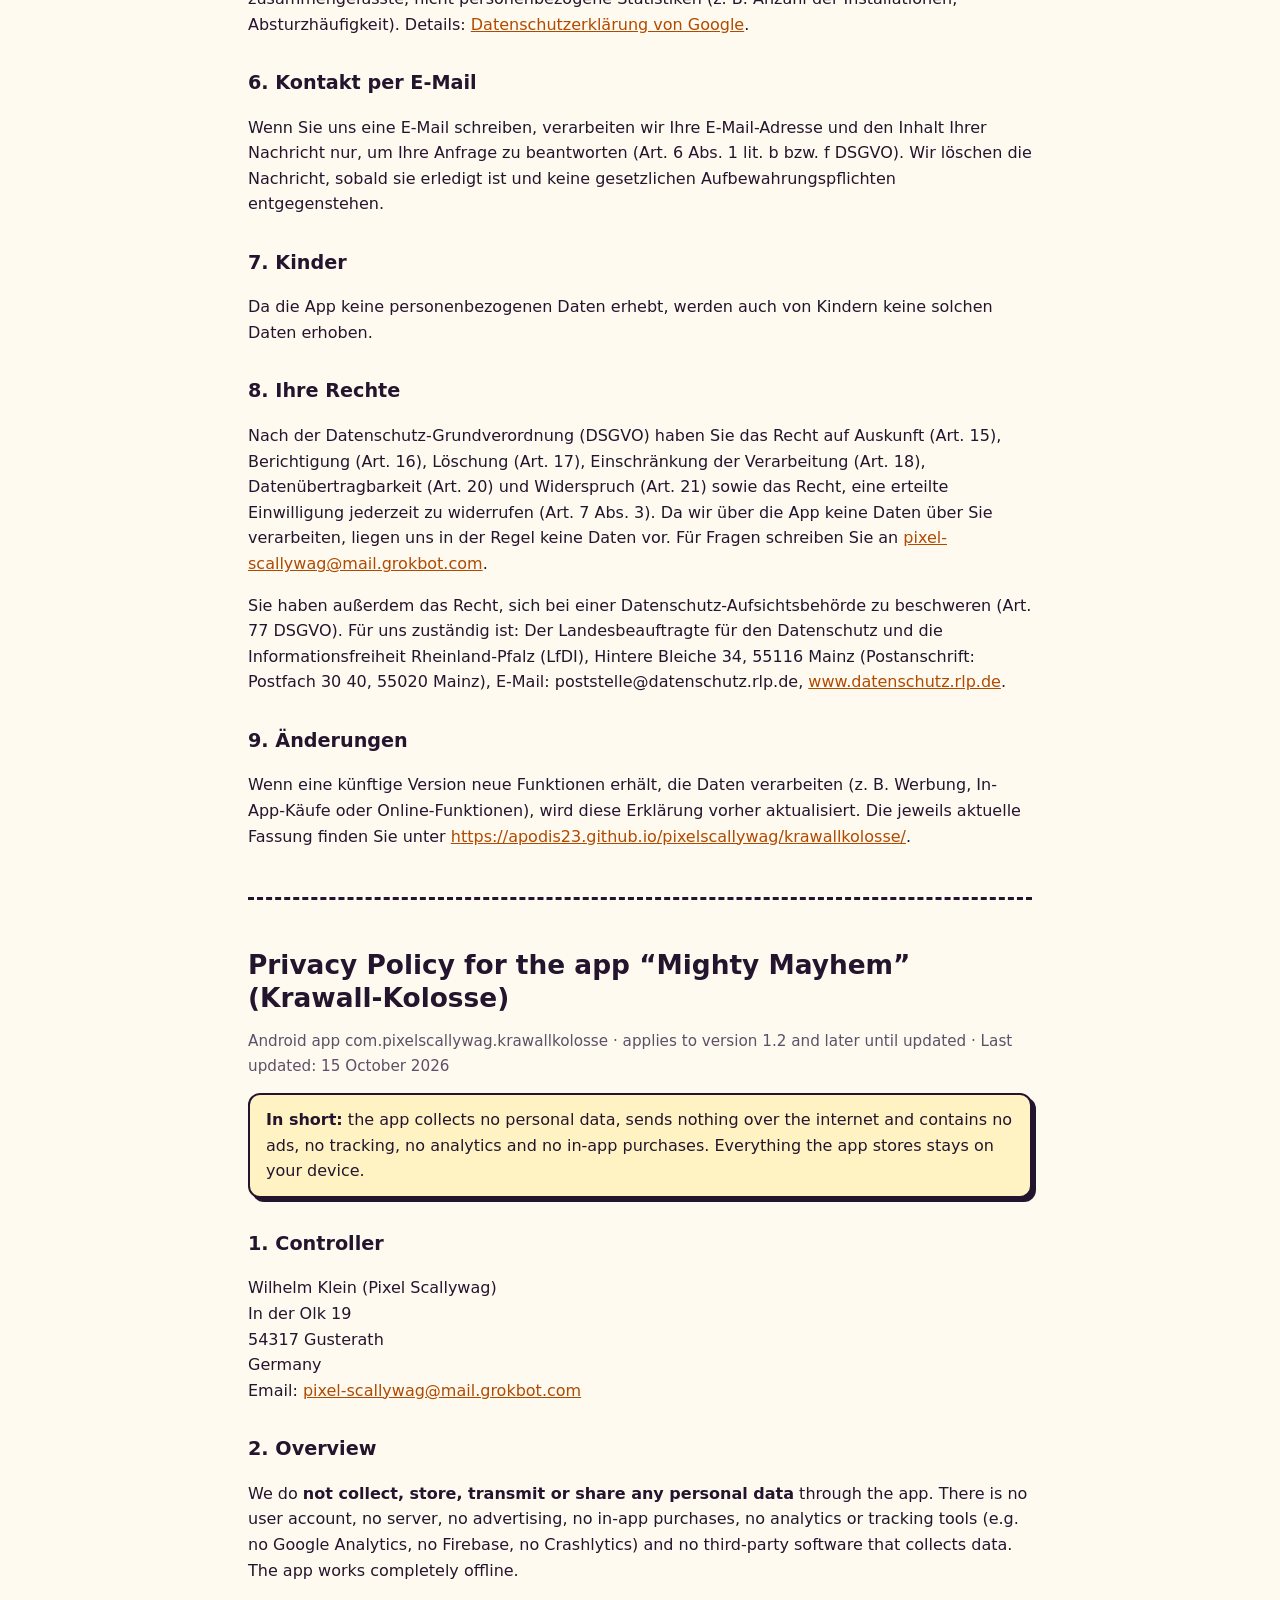
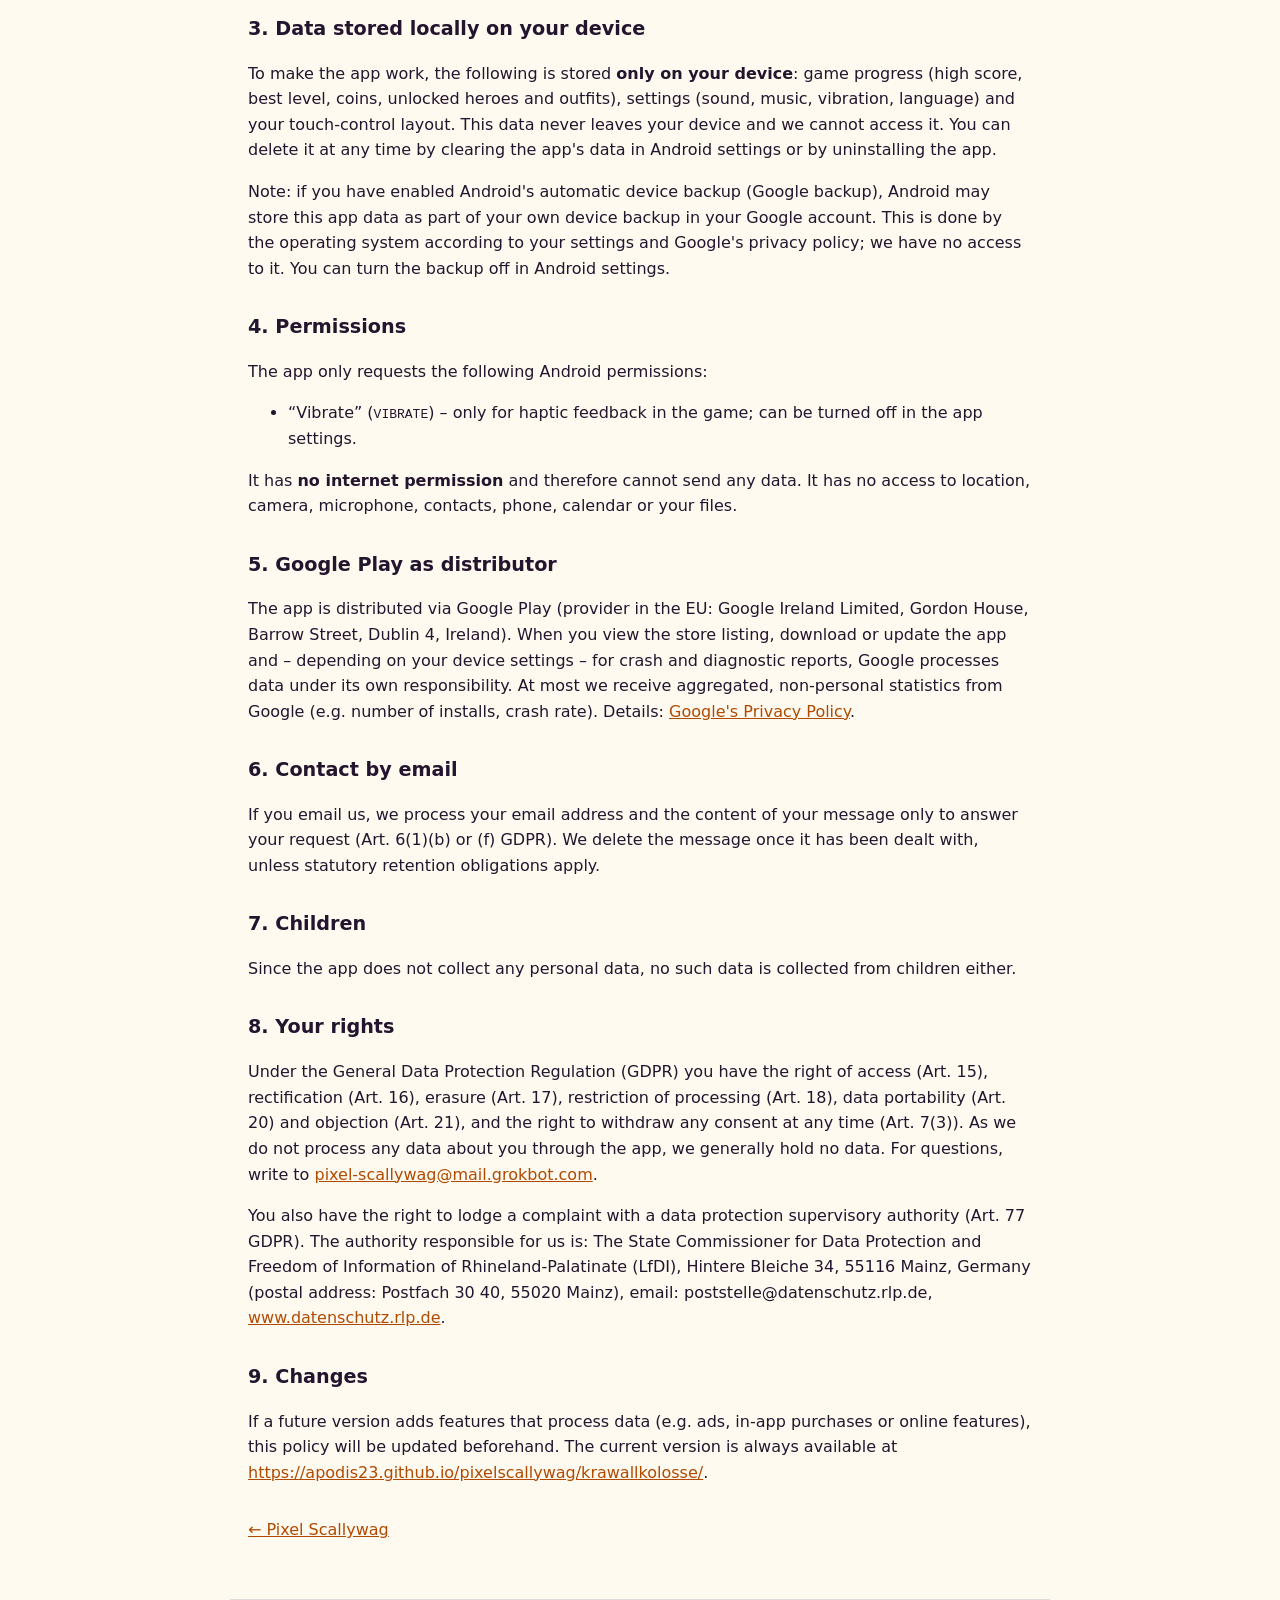
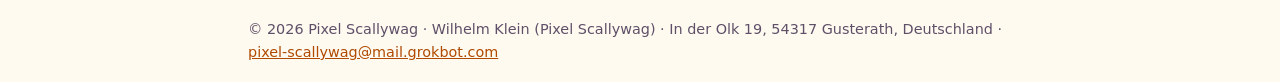
<file: krawallkolosse/index.html>
<!DOCTYPE html>
<html lang="de"><head><meta charset="utf-8"><meta name="viewport" content="width=device-width,initial-scale=1">
<title>Datenschutzerklärung / Privacy Policy – Krawall-Kolosse (Mighty Mayhem)</title><meta name="robots" content="index,follow"><style>:root{--ink:#24152e;--y:#ffd84a;--o:#ff8a3d;--paper:#fffaf0;--mut:#5d5068}
*{box-sizing:border-box}code{word-break:break-all}.box,.apps li{margin-right:4px}html{-webkit-text-size-adjust:100%}
body{margin:0;font-family:system-ui,-apple-system,"Segoe UI",Roboto,Arial,sans-serif;line-height:1.6;color:var(--ink);background:var(--paper)}
header{background:var(--ink);color:#fff;padding:14px 16px}header .in{max-width:820px;margin:0 auto;display:flex;align-items:center;gap:12px;flex-wrap:wrap}
header a.brand{color:#fff;text-decoration:none;display:flex;align-items:center;gap:10px;font-weight:800;font-size:1.25em;letter-spacing:.02em}
header a.brand span{color:var(--y)}header nav{margin-left:auto;font-size:.95em}header nav a{color:var(--y);margin-left:12px}
main{overflow-wrap:anywhere;max-width:820px;margin:0 auto;padding:8px 18px 40px}h1{font-size:1.65em;line-height:1.25;margin:1.1em 0 .3em}h2{font-size:1.2em;margin:1.6em 0 .3em}h3{font-size:1.05em;margin:1.2em 0 .2em}
a{color:#b04a00}.meta{color:var(--mut);font-size:.95em}.box{background:#fff;border:2px solid var(--ink);border-radius:12px;padding:12px 16px;margin:14px 0;box-shadow:4px 4px 0 var(--ink)}
.tldr{background:#fff3c4}.apps{display:grid;grid-template-columns:repeat(auto-fill,minmax(230px,1fr));gap:14px;padding:0;list-style:none}
.apps li{background:#fff;border:2px solid var(--ink);border-radius:12px;padding:12px 14px;box-shadow:4px 4px 0 var(--ink)}.apps b{display:block;font-size:1.08em}.apps small{color:var(--mut);display:block;margin:2px 0 6px}
.lang{display:inline-block;background:var(--y);color:var(--ink);border:2px solid var(--ink);border-radius:999px;padding:2px 12px;font-weight:700;text-decoration:none;margin:4px 6px 4px 0}
table{border-collapse:collapse;width:100%;font-size:.95em}td,th{border:1px solid #cbbfd4;padding:6px 8px;text-align:left;vertical-align:top}th{background:#f3ecf7}
hr{border:0;border-top:3px dashed var(--ink);margin:3em 0}footer{max-width:820px;margin:0 auto;padding:18px;color:var(--mut);font-size:.9em;border-top:1px solid #ddd}
@media (max-width:520px){h1{font-size:1.35em}header nav{margin-left:0;width:100%}header nav a{margin:0 12px 0 0}}</style></head><body>
<header><div class="in"><a class="brand" href="../"><svg width="38" height="38" viewBox="0 0 16 16" aria-hidden="true" shape-rendering="crispEdges"><rect width="16" height="16" rx="3" fill="#ffd84a"/>
<path fill="#24152e" d="M3 3h10v2H3zM2 5h12v1H2zM4 7h8v6H4z"/><path fill="#fff" d="M5 8h2v2H5zM9 8h2v2H9zM6 11h4v1H6z"/><path fill="#ff8a3d" d="M7 3h2v1H7z"/></svg><span>Pixel</span> Scallywag</a>
<nav><a href="../#apps">Apps</a><a href="../#impressum">Impressum</a><a href="../#legal-notice">Legal notice</a></nav></div></header>
<main><p style="margin-top:14px"><a class="lang" href="#de">Deutsch</a><a class="lang" href="#en">English</a></p>
<section id="de" lang="de">
<h1>Datenschutzerklärung für die App „Krawall-Kolosse“</h1>
<p class="meta">Android-App com.pixelscallywag.krawallkolosse · gilt für Version 1.2 und neuer, bis zu einer Aktualisierung · Stand: 15. Oktober 2026</p>
<div class="box tldr"><strong>Kurz gesagt:</strong> Die App sammelt keine personenbezogenen Daten, sendet nichts ins Internet, enthält keine Werbung, kein Tracking, keine Analyse-Werkzeuge und keine In-App-Käufe. Alles, was die App speichert, bleibt auf Ihrem Gerät.</div>
<h2>1. Verantwortlicher</h2>
<p>Wilhelm Klein (Pixel Scallywag)<br>In der Olk 19<br>54317 Gusterath<br>Deutschland<br>E-Mail: <a href="mailto:pixel-scallywag@mail.grokbot.com">pixel-scallywag@mail.grokbot.com</a></p>
<h2>2. Überblick</h2>
<p>Wir erheben, speichern, übertragen oder teilen über die App <strong>keine personenbezogenen Daten</strong>. Es gibt kein Benutzerkonto, keinen Server, keine Werbung, keine In-App-Käufe, keine Analyse- oder Tracking-Werkzeuge (z. B. kein Google Analytics, kein Firebase, kein Crashlytics) und keine Software von Drittanbietern, die Daten sammelt. Die App funktioniert vollständig offline.</p>
<h2>3. Lokal auf Ihrem Gerät gespeicherte Daten</h2>
<p>Damit die App funktioniert, werden ausschließlich <strong>auf Ihrem Gerät</strong> gespeichert: Spielstand (Highscore, bestes Level, Münzen, freigeschaltete Helden und Kostüme), Einstellungen (Ton, Musik, Vibration, Sprache) und das Layout der Touch-Steuerung. Diese Daten verlassen Ihr Gerät nicht und sind für uns nicht einsehbar. Sie können sie jederzeit löschen, indem Sie in den Android-Einstellungen die App-Daten löschen oder die App deinstallieren.</p>
<p>Hinweis: Wenn Sie die automatische Gerätesicherung von Android (Google-Backup) aktiviert haben, kann Android diese App-Daten als Teil Ihrer eigenen Gerätesicherung in Ihrem Google-Konto speichern. Das geschieht durch das Betriebssystem nach Ihren Einstellungen und den Datenschutzbestimmungen von Google; wir haben darauf keinen Zugriff. Sie können die Sicherung in den Android-Einstellungen abschalten.</p>

<h2>4. Berechtigungen</h2>
<p>Die App fordert nur folgende Android-Berechtigungen an:</p><ul><li>„Vibration“ (<code>VIBRATE</code>) – nur für spürbares Feedback im Spiel; in den Einstellungen der App abschaltbar.</li></ul><p>Sie hat <strong>keine Internet-Berechtigung</strong> und kann daher keine Daten senden. Sie hat keinen Zugriff auf Standort, Kamera, Mikrofon, Kontakte, Telefon, Kalender oder Ihre Dateien.</p>
<h2>5. Google Play als Vertriebsplattform</h2>
<p>Die App wird über Google Play vertrieben (Anbieter in der EU: Google Ireland Limited, Gordon House, Barrow Street, Dublin 4, Irland). Beim Aufrufen des Store-Eintrags, beim Herunterladen, bei Updates sowie – je nach Ihren Geräteeinstellungen – bei Absturz- und Diagnoseberichten verarbeitet Google Daten in eigener Verantwortung. Wir erhalten von Google höchstens zusammengefasste, nicht personenbezogene Statistiken (z. B. Anzahl der Installationen, Absturzhäufigkeit). Details: <a href="https://policies.google.com/privacy">Datenschutzerklärung von Google</a>.</p>
<h2>6. Kontakt per E-Mail</h2>
<p>Wenn Sie uns eine E-Mail schreiben, verarbeiten wir Ihre E-Mail-Adresse und den Inhalt Ihrer Nachricht nur, um Ihre Anfrage zu beantworten (Art. 6 Abs. 1 lit. b bzw. f DSGVO). Wir löschen die Nachricht, sobald sie erledigt ist und keine gesetzlichen Aufbewahrungspflichten entgegenstehen.</p>
<h2>7. Kinder</h2>
<p>Da die App keine personenbezogenen Daten erhebt, werden auch von Kindern keine solchen Daten erhoben.</p>
<h2>8. Ihre Rechte</h2>
<p>Nach der Datenschutz-Grundverordnung (DSGVO) haben Sie das Recht auf Auskunft (Art. 15), Berichtigung (Art. 16), Löschung (Art. 17), Einschränkung der Verarbeitung (Art. 18), Datenübertragbarkeit (Art. 20) und Widerspruch (Art. 21) sowie das Recht, eine erteilte Einwilligung jederzeit zu widerrufen (Art. 7 Abs. 3). Da wir über die App keine Daten über Sie verarbeiten, liegen uns in der Regel keine Daten vor. Für Fragen schreiben Sie an <a href="mailto:pixel-scallywag@mail.grokbot.com">pixel-scallywag@mail.grokbot.com</a>.</p>
<p>Sie haben außerdem das Recht, sich bei einer Datenschutz-Aufsichtsbehörde zu beschweren (Art. 77 DSGVO). Für uns zuständig ist: Der Landesbeauftragte für den Datenschutz und die Informationsfreiheit Rheinland-Pfalz (LfDI), Hintere Bleiche 34, 55116 Mainz (Postanschrift: Postfach 30 40, 55020 Mainz), E-Mail: poststelle@datenschutz.rlp.de, <a href="https://www.datenschutz.rlp.de/">www.datenschutz.rlp.de</a>.</p>
<h2>9. Änderungen</h2>
<p>Wenn eine künftige Version neue Funktionen erhält, die Daten verarbeiten (z. B. Werbung, In-App-Käufe oder Online-Funktionen), wird diese Erklärung vorher aktualisiert. Die jeweils aktuelle Fassung finden Sie unter <a href="https://apodis23.github.io/pixelscallywag/krawallkolosse/">https://apodis23.github.io/pixelscallywag/krawallkolosse/</a>.</p>
</section>
<hr>
<section id="en" lang="en">
<h1>Privacy Policy for the app “Mighty Mayhem” (Krawall-Kolosse)</h1>
<p class="meta">Android app com.pixelscallywag.krawallkolosse · applies to version 1.2 and later until updated · Last updated: 15 October 2026</p>
<div class="box tldr"><strong>In short:</strong> the app collects no personal data, sends nothing over the internet and contains no ads, no tracking, no analytics and no in-app purchases. Everything the app stores stays on your device.</div>
<h2>1. Controller</h2>
<p>Wilhelm Klein (Pixel Scallywag)<br>In der Olk 19<br>54317 Gusterath<br>Germany<br>Email: <a href="mailto:pixel-scallywag@mail.grokbot.com">pixel-scallywag@mail.grokbot.com</a></p>
<h2>2. Overview</h2>
<p>We do <strong>not collect, store, transmit or share any personal data</strong> through the app. There is no user account, no server, no advertising, no in-app purchases, no analytics or tracking tools (e.g. no Google Analytics, no Firebase, no Crashlytics) and no third-party software that collects data. The app works completely offline.</p>
<h2>3. Data stored locally on your device</h2>
<p>To make the app work, the following is stored <strong>only on your device</strong>: game progress (high score, best level, coins, unlocked heroes and outfits), settings (sound, music, vibration, language) and your touch-control layout. This data never leaves your device and we cannot access it. You can delete it at any time by clearing the app's data in Android settings or by uninstalling the app.</p>
<p>Note: if you have enabled Android's automatic device backup (Google backup), Android may store this app data as part of your own device backup in your Google account. This is done by the operating system according to your settings and Google's privacy policy; we have no access to it. You can turn the backup off in Android settings.</p>

<h2>4. Permissions</h2>
<p>The app only requests the following Android permissions:</p><ul><li>“Vibrate” (<code>VIBRATE</code>) – only for haptic feedback in the game; can be turned off in the app settings.</li></ul><p>It has <strong>no internet permission</strong> and therefore cannot send any data. It has no access to location, camera, microphone, contacts, phone, calendar or your files.</p>
<h2>5. Google Play as distributor</h2>
<p>The app is distributed via Google Play (provider in the EU: Google Ireland Limited, Gordon House, Barrow Street, Dublin 4, Ireland). When you view the store listing, download or update the app and – depending on your device settings – for crash and diagnostic reports, Google processes data under its own responsibility. At most we receive aggregated, non-personal statistics from Google (e.g. number of installs, crash rate). Details: <a href="https://policies.google.com/privacy">Google's Privacy Policy</a>.</p>
<h2>6. Contact by email</h2>
<p>If you email us, we process your email address and the content of your message only to answer your request (Art. 6(1)(b) or (f) GDPR). We delete the message once it has been dealt with, unless statutory retention obligations apply.</p>
<h2>7. Children</h2>
<p>Since the app does not collect any personal data, no such data is collected from children either.</p>
<h2>8. Your rights</h2>
<p>Under the General Data Protection Regulation (GDPR) you have the right of access (Art. 15), rectification (Art. 16), erasure (Art. 17), restriction of processing (Art. 18), data portability (Art. 20) and objection (Art. 21), and the right to withdraw any consent at any time (Art. 7(3)). As we do not process any data about you through the app, we generally hold no data. For questions, write to <a href="mailto:pixel-scallywag@mail.grokbot.com">pixel-scallywag@mail.grokbot.com</a>.</p>
<p>You also have the right to lodge a complaint with a data protection supervisory authority (Art. 77 GDPR). The authority responsible for us is: The State Commissioner for Data Protection and Freedom of Information of Rhineland-Palatinate (LfDI), Hintere Bleiche 34, 55116 Mainz, Germany (postal address: Postfach 30 40, 55020 Mainz), email: poststelle@datenschutz.rlp.de, <a href="https://www.datenschutz.rlp.de/">www.datenschutz.rlp.de</a>.</p>
<h2>9. Changes</h2>
<p>If a future version adds features that process data (e.g. ads, in-app purchases or online features), this policy will be updated beforehand. The current version is always available at <a href="https://apodis23.github.io/pixelscallywag/krawallkolosse/">https://apodis23.github.io/pixelscallywag/krawallkolosse/</a>.</p>
</section>
<p style="margin-top:2em"><a href="../">← Pixel Scallywag</a></p></main>
<footer>© 2026 Pixel Scallywag · Wilhelm Klein (Pixel Scallywag) · In der Olk 19, 54317 Gusterath, Deutschland · <a href="mailto:pixel-scallywag@mail.grokbot.com">pixel-scallywag@mail.grokbot.com</a></footer>
</body></html>
</file>
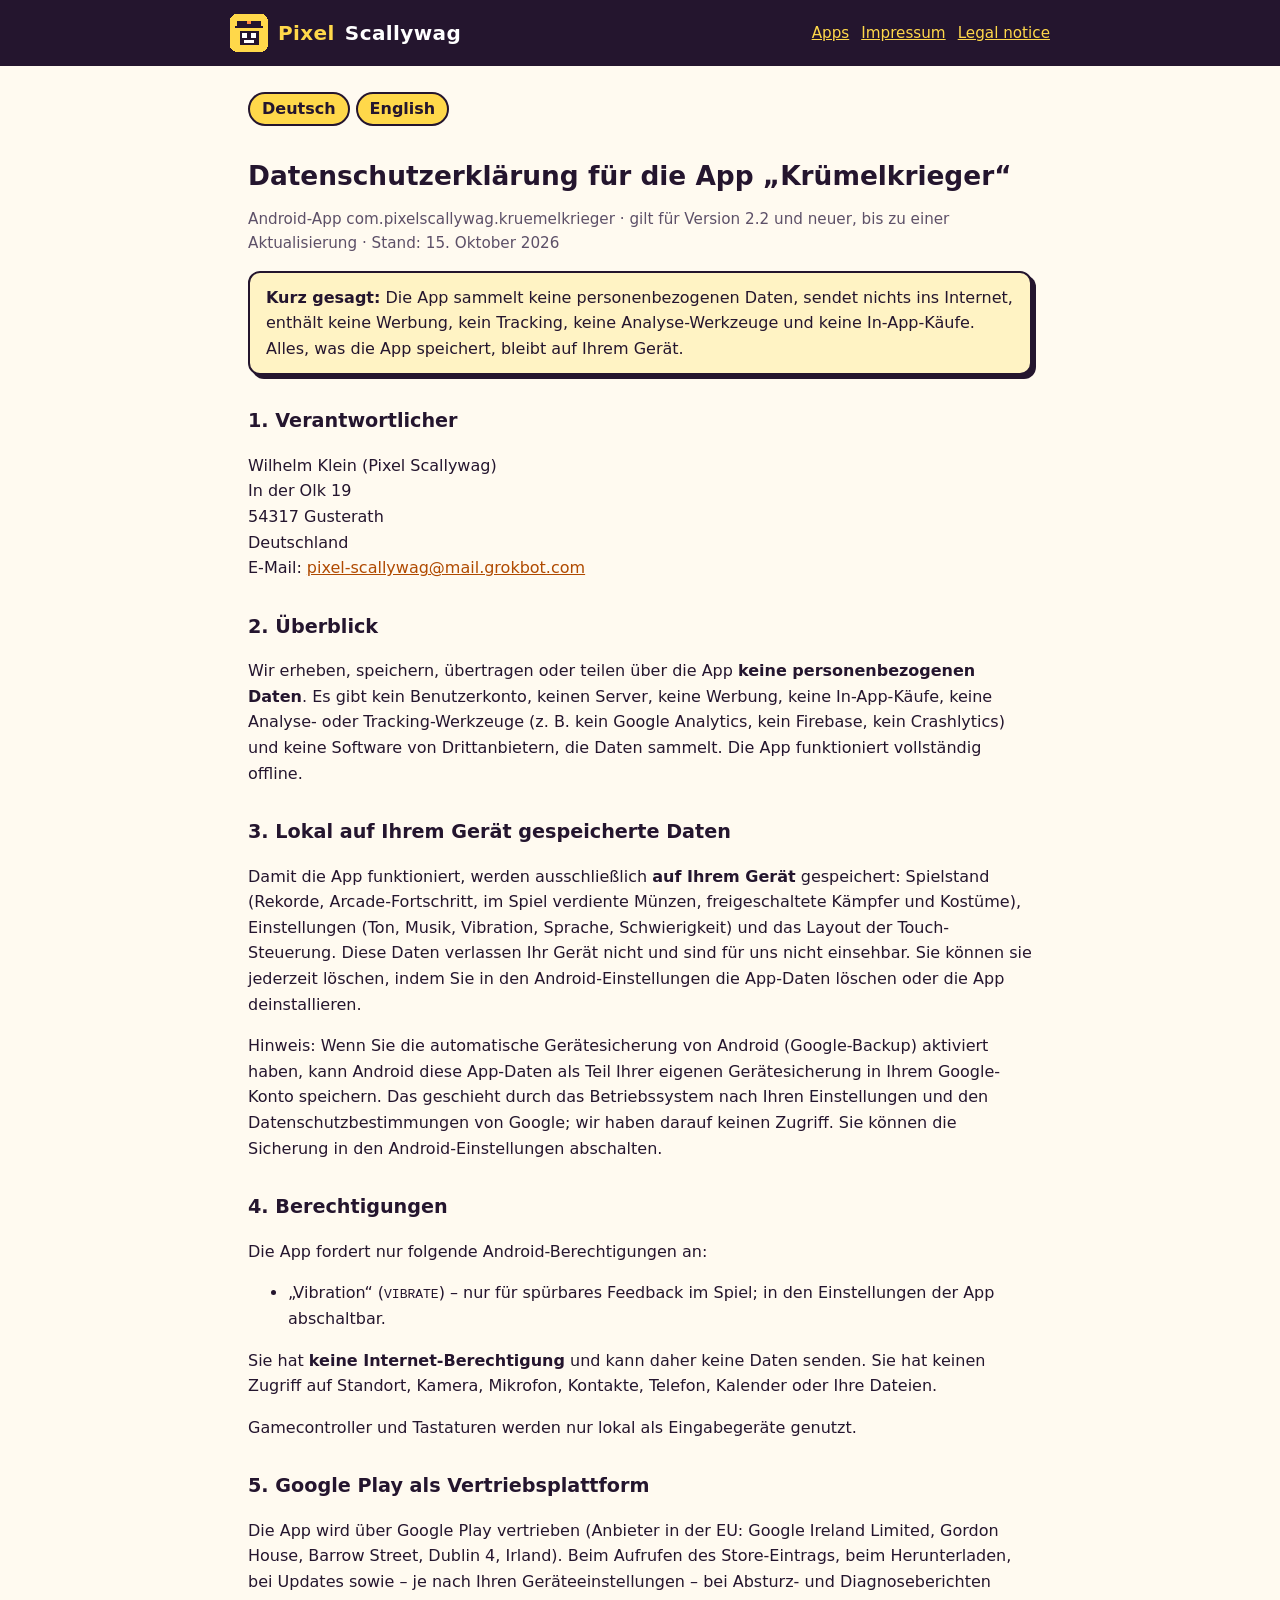
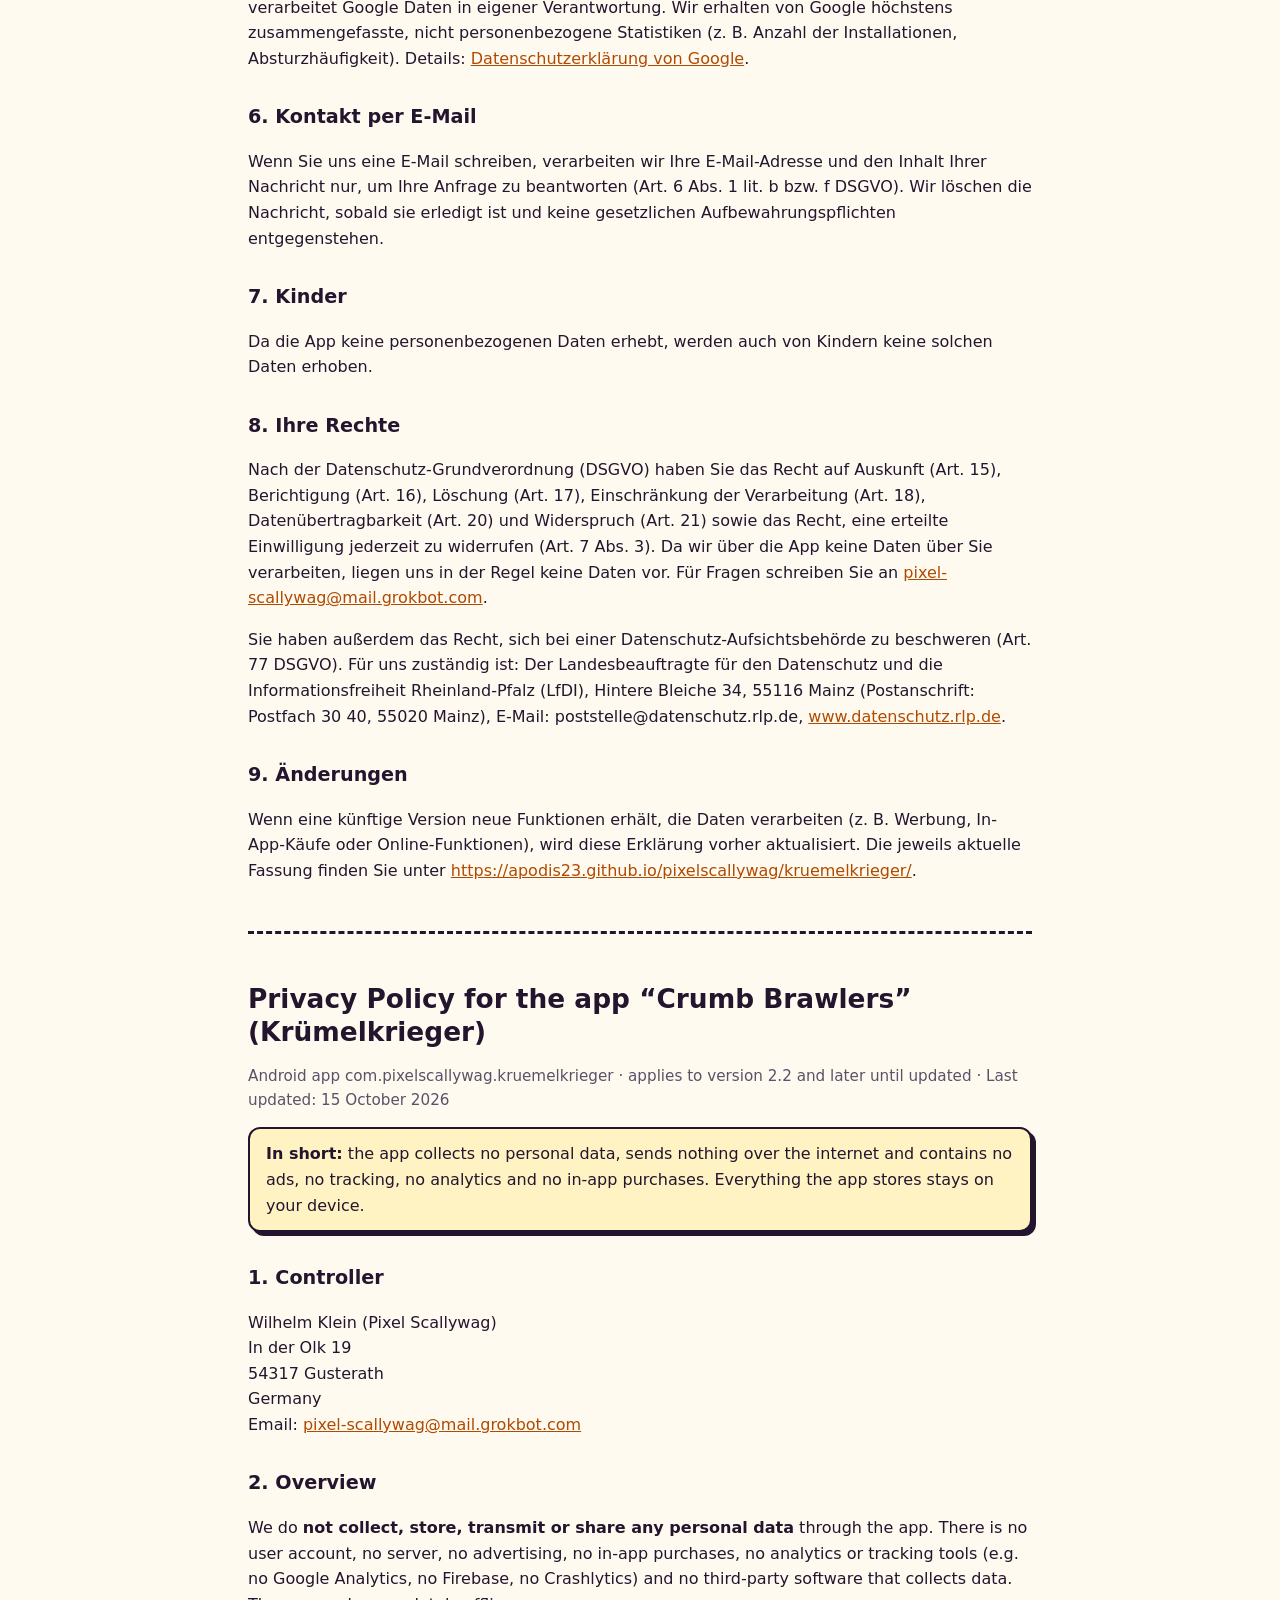
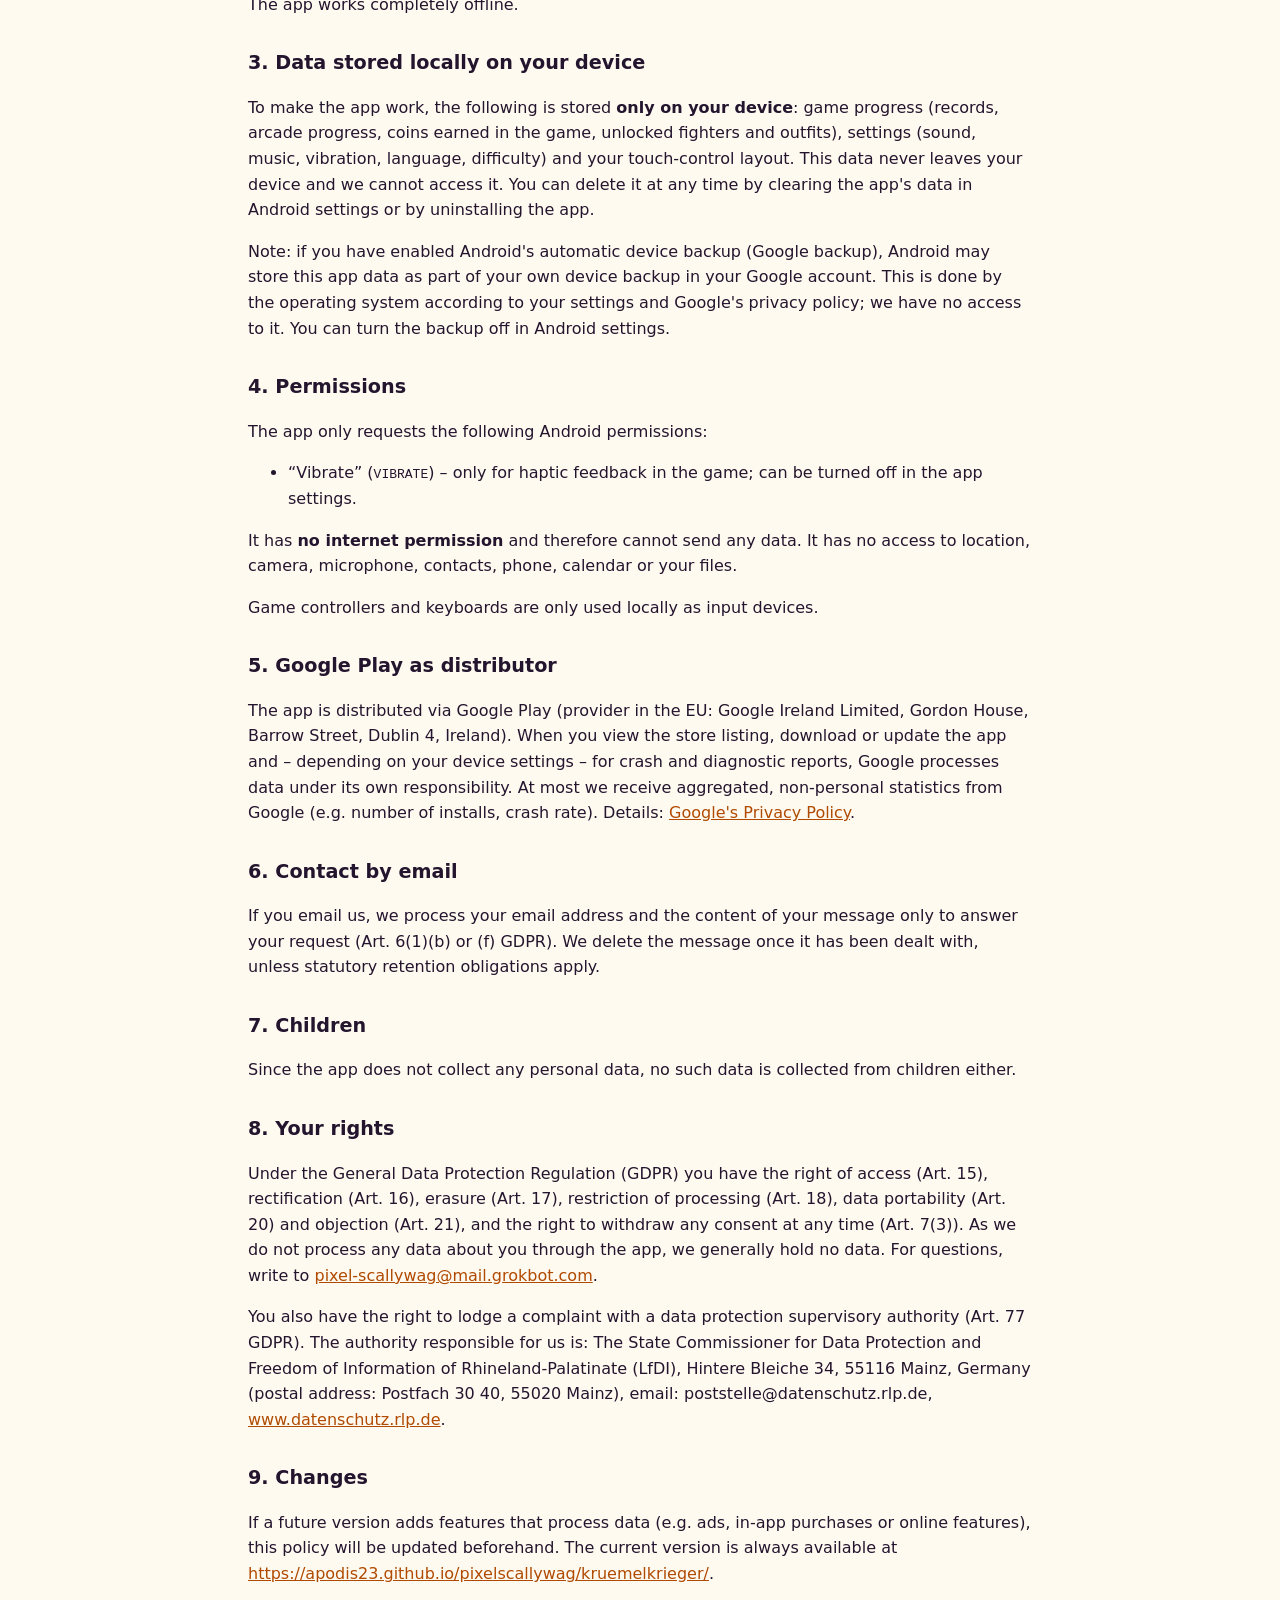
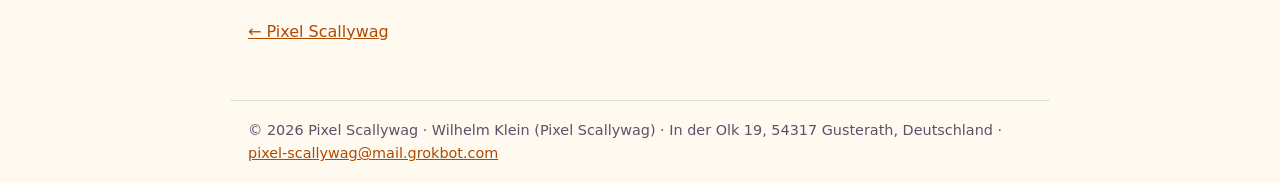
<file: kruemelkrieger/index.html>
<!DOCTYPE html>
<html lang="de"><head><meta charset="utf-8"><meta name="viewport" content="width=device-width,initial-scale=1">
<title>Datenschutzerklärung / Privacy Policy – Krümelkrieger (Crumb Brawlers)</title><meta name="robots" content="index,follow"><style>:root{--ink:#24152e;--y:#ffd84a;--o:#ff8a3d;--paper:#fffaf0;--mut:#5d5068}
*{box-sizing:border-box}code{word-break:break-all}.box,.apps li{margin-right:4px}html{-webkit-text-size-adjust:100%}
body{margin:0;font-family:system-ui,-apple-system,"Segoe UI",Roboto,Arial,sans-serif;line-height:1.6;color:var(--ink);background:var(--paper)}
header{background:var(--ink);color:#fff;padding:14px 16px}header .in{max-width:820px;margin:0 auto;display:flex;align-items:center;gap:12px;flex-wrap:wrap}
header a.brand{color:#fff;text-decoration:none;display:flex;align-items:center;gap:10px;font-weight:800;font-size:1.25em;letter-spacing:.02em}
header a.brand span{color:var(--y)}header nav{margin-left:auto;font-size:.95em}header nav a{color:var(--y);margin-left:12px}
main{overflow-wrap:anywhere;max-width:820px;margin:0 auto;padding:8px 18px 40px}h1{font-size:1.65em;line-height:1.25;margin:1.1em 0 .3em}h2{font-size:1.2em;margin:1.6em 0 .3em}h3{font-size:1.05em;margin:1.2em 0 .2em}
a{color:#b04a00}.meta{color:var(--mut);font-size:.95em}.box{background:#fff;border:2px solid var(--ink);border-radius:12px;padding:12px 16px;margin:14px 0;box-shadow:4px 4px 0 var(--ink)}
.tldr{background:#fff3c4}.apps{display:grid;grid-template-columns:repeat(auto-fill,minmax(230px,1fr));gap:14px;padding:0;list-style:none}
.apps li{background:#fff;border:2px solid var(--ink);border-radius:12px;padding:12px 14px;box-shadow:4px 4px 0 var(--ink)}.apps b{display:block;font-size:1.08em}.apps small{color:var(--mut);display:block;margin:2px 0 6px}
.lang{display:inline-block;background:var(--y);color:var(--ink);border:2px solid var(--ink);border-radius:999px;padding:2px 12px;font-weight:700;text-decoration:none;margin:4px 6px 4px 0}
table{border-collapse:collapse;width:100%;font-size:.95em}td,th{border:1px solid #cbbfd4;padding:6px 8px;text-align:left;vertical-align:top}th{background:#f3ecf7}
hr{border:0;border-top:3px dashed var(--ink);margin:3em 0}footer{max-width:820px;margin:0 auto;padding:18px;color:var(--mut);font-size:.9em;border-top:1px solid #ddd}
@media (max-width:520px){h1{font-size:1.35em}header nav{margin-left:0;width:100%}header nav a{margin:0 12px 0 0}}</style></head><body>
<header><div class="in"><a class="brand" href="../"><svg width="38" height="38" viewBox="0 0 16 16" aria-hidden="true" shape-rendering="crispEdges"><rect width="16" height="16" rx="3" fill="#ffd84a"/>
<path fill="#24152e" d="M3 3h10v2H3zM2 5h12v1H2zM4 7h8v6H4z"/><path fill="#fff" d="M5 8h2v2H5zM9 8h2v2H9zM6 11h4v1H6z"/><path fill="#ff8a3d" d="M7 3h2v1H7z"/></svg><span>Pixel</span> Scallywag</a>
<nav><a href="../#apps">Apps</a><a href="../#impressum">Impressum</a><a href="../#legal-notice">Legal notice</a></nav></div></header>
<main><p style="margin-top:14px"><a class="lang" href="#de">Deutsch</a><a class="lang" href="#en">English</a></p>
<section id="de" lang="de">
<h1>Datenschutzerklärung für die App „Krümelkrieger“</h1>
<p class="meta">Android-App com.pixelscallywag.kruemelkrieger · gilt für Version 2.2 und neuer, bis zu einer Aktualisierung · Stand: 15. Oktober 2026</p>
<div class="box tldr"><strong>Kurz gesagt:</strong> Die App sammelt keine personenbezogenen Daten, sendet nichts ins Internet, enthält keine Werbung, kein Tracking, keine Analyse-Werkzeuge und keine In-App-Käufe. Alles, was die App speichert, bleibt auf Ihrem Gerät.</div>
<h2>1. Verantwortlicher</h2>
<p>Wilhelm Klein (Pixel Scallywag)<br>In der Olk 19<br>54317 Gusterath<br>Deutschland<br>E-Mail: <a href="mailto:pixel-scallywag@mail.grokbot.com">pixel-scallywag@mail.grokbot.com</a></p>
<h2>2. Überblick</h2>
<p>Wir erheben, speichern, übertragen oder teilen über die App <strong>keine personenbezogenen Daten</strong>. Es gibt kein Benutzerkonto, keinen Server, keine Werbung, keine In-App-Käufe, keine Analyse- oder Tracking-Werkzeuge (z. B. kein Google Analytics, kein Firebase, kein Crashlytics) und keine Software von Drittanbietern, die Daten sammelt. Die App funktioniert vollständig offline.</p>
<h2>3. Lokal auf Ihrem Gerät gespeicherte Daten</h2>
<p>Damit die App funktioniert, werden ausschließlich <strong>auf Ihrem Gerät</strong> gespeichert: Spielstand (Rekorde, Arcade-Fortschritt, im Spiel verdiente Münzen, freigeschaltete Kämpfer und Kostüme), Einstellungen (Ton, Musik, Vibration, Sprache, Schwierigkeit) und das Layout der Touch-Steuerung. Diese Daten verlassen Ihr Gerät nicht und sind für uns nicht einsehbar. Sie können sie jederzeit löschen, indem Sie in den Android-Einstellungen die App-Daten löschen oder die App deinstallieren.</p>
<p>Hinweis: Wenn Sie die automatische Gerätesicherung von Android (Google-Backup) aktiviert haben, kann Android diese App-Daten als Teil Ihrer eigenen Gerätesicherung in Ihrem Google-Konto speichern. Das geschieht durch das Betriebssystem nach Ihren Einstellungen und den Datenschutzbestimmungen von Google; wir haben darauf keinen Zugriff. Sie können die Sicherung in den Android-Einstellungen abschalten.</p>

<h2>4. Berechtigungen</h2>
<p>Die App fordert nur folgende Android-Berechtigungen an:</p><ul><li>„Vibration“ (<code>VIBRATE</code>) – nur für spürbares Feedback im Spiel; in den Einstellungen der App abschaltbar.</li></ul><p>Sie hat <strong>keine Internet-Berechtigung</strong> und kann daher keine Daten senden. Sie hat keinen Zugriff auf Standort, Kamera, Mikrofon, Kontakte, Telefon, Kalender oder Ihre Dateien.</p><p>Gamecontroller und Tastaturen werden nur lokal als Eingabegeräte genutzt.</p>
<h2>5. Google Play als Vertriebsplattform</h2>
<p>Die App wird über Google Play vertrieben (Anbieter in der EU: Google Ireland Limited, Gordon House, Barrow Street, Dublin 4, Irland). Beim Aufrufen des Store-Eintrags, beim Herunterladen, bei Updates sowie – je nach Ihren Geräteeinstellungen – bei Absturz- und Diagnoseberichten verarbeitet Google Daten in eigener Verantwortung. Wir erhalten von Google höchstens zusammengefasste, nicht personenbezogene Statistiken (z. B. Anzahl der Installationen, Absturzhäufigkeit). Details: <a href="https://policies.google.com/privacy">Datenschutzerklärung von Google</a>.</p>
<h2>6. Kontakt per E-Mail</h2>
<p>Wenn Sie uns eine E-Mail schreiben, verarbeiten wir Ihre E-Mail-Adresse und den Inhalt Ihrer Nachricht nur, um Ihre Anfrage zu beantworten (Art. 6 Abs. 1 lit. b bzw. f DSGVO). Wir löschen die Nachricht, sobald sie erledigt ist und keine gesetzlichen Aufbewahrungspflichten entgegenstehen.</p>
<h2>7. Kinder</h2>
<p>Da die App keine personenbezogenen Daten erhebt, werden auch von Kindern keine solchen Daten erhoben.</p>
<h2>8. Ihre Rechte</h2>
<p>Nach der Datenschutz-Grundverordnung (DSGVO) haben Sie das Recht auf Auskunft (Art. 15), Berichtigung (Art. 16), Löschung (Art. 17), Einschränkung der Verarbeitung (Art. 18), Datenübertragbarkeit (Art. 20) und Widerspruch (Art. 21) sowie das Recht, eine erteilte Einwilligung jederzeit zu widerrufen (Art. 7 Abs. 3). Da wir über die App keine Daten über Sie verarbeiten, liegen uns in der Regel keine Daten vor. Für Fragen schreiben Sie an <a href="mailto:pixel-scallywag@mail.grokbot.com">pixel-scallywag@mail.grokbot.com</a>.</p>
<p>Sie haben außerdem das Recht, sich bei einer Datenschutz-Aufsichtsbehörde zu beschweren (Art. 77 DSGVO). Für uns zuständig ist: Der Landesbeauftragte für den Datenschutz und die Informationsfreiheit Rheinland-Pfalz (LfDI), Hintere Bleiche 34, 55116 Mainz (Postanschrift: Postfach 30 40, 55020 Mainz), E-Mail: poststelle@datenschutz.rlp.de, <a href="https://www.datenschutz.rlp.de/">www.datenschutz.rlp.de</a>.</p>
<h2>9. Änderungen</h2>
<p>Wenn eine künftige Version neue Funktionen erhält, die Daten verarbeiten (z. B. Werbung, In-App-Käufe oder Online-Funktionen), wird diese Erklärung vorher aktualisiert. Die jeweils aktuelle Fassung finden Sie unter <a href="https://apodis23.github.io/pixelscallywag/kruemelkrieger/">https://apodis23.github.io/pixelscallywag/kruemelkrieger/</a>.</p>
</section>
<hr>
<section id="en" lang="en">
<h1>Privacy Policy for the app “Crumb Brawlers” (Krümelkrieger)</h1>
<p class="meta">Android app com.pixelscallywag.kruemelkrieger · applies to version 2.2 and later until updated · Last updated: 15 October 2026</p>
<div class="box tldr"><strong>In short:</strong> the app collects no personal data, sends nothing over the internet and contains no ads, no tracking, no analytics and no in-app purchases. Everything the app stores stays on your device.</div>
<h2>1. Controller</h2>
<p>Wilhelm Klein (Pixel Scallywag)<br>In der Olk 19<br>54317 Gusterath<br>Germany<br>Email: <a href="mailto:pixel-scallywag@mail.grokbot.com">pixel-scallywag@mail.grokbot.com</a></p>
<h2>2. Overview</h2>
<p>We do <strong>not collect, store, transmit or share any personal data</strong> through the app. There is no user account, no server, no advertising, no in-app purchases, no analytics or tracking tools (e.g. no Google Analytics, no Firebase, no Crashlytics) and no third-party software that collects data. The app works completely offline.</p>
<h2>3. Data stored locally on your device</h2>
<p>To make the app work, the following is stored <strong>only on your device</strong>: game progress (records, arcade progress, coins earned in the game, unlocked fighters and outfits), settings (sound, music, vibration, language, difficulty) and your touch-control layout. This data never leaves your device and we cannot access it. You can delete it at any time by clearing the app's data in Android settings or by uninstalling the app.</p>
<p>Note: if you have enabled Android's automatic device backup (Google backup), Android may store this app data as part of your own device backup in your Google account. This is done by the operating system according to your settings and Google's privacy policy; we have no access to it. You can turn the backup off in Android settings.</p>

<h2>4. Permissions</h2>
<p>The app only requests the following Android permissions:</p><ul><li>“Vibrate” (<code>VIBRATE</code>) – only for haptic feedback in the game; can be turned off in the app settings.</li></ul><p>It has <strong>no internet permission</strong> and therefore cannot send any data. It has no access to location, camera, microphone, contacts, phone, calendar or your files.</p><p>Game controllers and keyboards are only used locally as input devices.</p>
<h2>5. Google Play as distributor</h2>
<p>The app is distributed via Google Play (provider in the EU: Google Ireland Limited, Gordon House, Barrow Street, Dublin 4, Ireland). When you view the store listing, download or update the app and – depending on your device settings – for crash and diagnostic reports, Google processes data under its own responsibility. At most we receive aggregated, non-personal statistics from Google (e.g. number of installs, crash rate). Details: <a href="https://policies.google.com/privacy">Google's Privacy Policy</a>.</p>
<h2>6. Contact by email</h2>
<p>If you email us, we process your email address and the content of your message only to answer your request (Art. 6(1)(b) or (f) GDPR). We delete the message once it has been dealt with, unless statutory retention obligations apply.</p>
<h2>7. Children</h2>
<p>Since the app does not collect any personal data, no such data is collected from children either.</p>
<h2>8. Your rights</h2>
<p>Under the General Data Protection Regulation (GDPR) you have the right of access (Art. 15), rectification (Art. 16), erasure (Art. 17), restriction of processing (Art. 18), data portability (Art. 20) and objection (Art. 21), and the right to withdraw any consent at any time (Art. 7(3)). As we do not process any data about you through the app, we generally hold no data. For questions, write to <a href="mailto:pixel-scallywag@mail.grokbot.com">pixel-scallywag@mail.grokbot.com</a>.</p>
<p>You also have the right to lodge a complaint with a data protection supervisory authority (Art. 77 GDPR). The authority responsible for us is: The State Commissioner for Data Protection and Freedom of Information of Rhineland-Palatinate (LfDI), Hintere Bleiche 34, 55116 Mainz, Germany (postal address: Postfach 30 40, 55020 Mainz), email: poststelle@datenschutz.rlp.de, <a href="https://www.datenschutz.rlp.de/">www.datenschutz.rlp.de</a>.</p>
<h2>9. Changes</h2>
<p>If a future version adds features that process data (e.g. ads, in-app purchases or online features), this policy will be updated beforehand. The current version is always available at <a href="https://apodis23.github.io/pixelscallywag/kruemelkrieger/">https://apodis23.github.io/pixelscallywag/kruemelkrieger/</a>.</p>
</section>
<p style="margin-top:2em"><a href="../">← Pixel Scallywag</a></p></main>
<footer>© 2026 Pixel Scallywag · Wilhelm Klein (Pixel Scallywag) · In der Olk 19, 54317 Gusterath, Deutschland · <a href="mailto:pixel-scallywag@mail.grokbot.com">pixel-scallywag@mail.grokbot.com</a></footer>
</body></html>
</file>
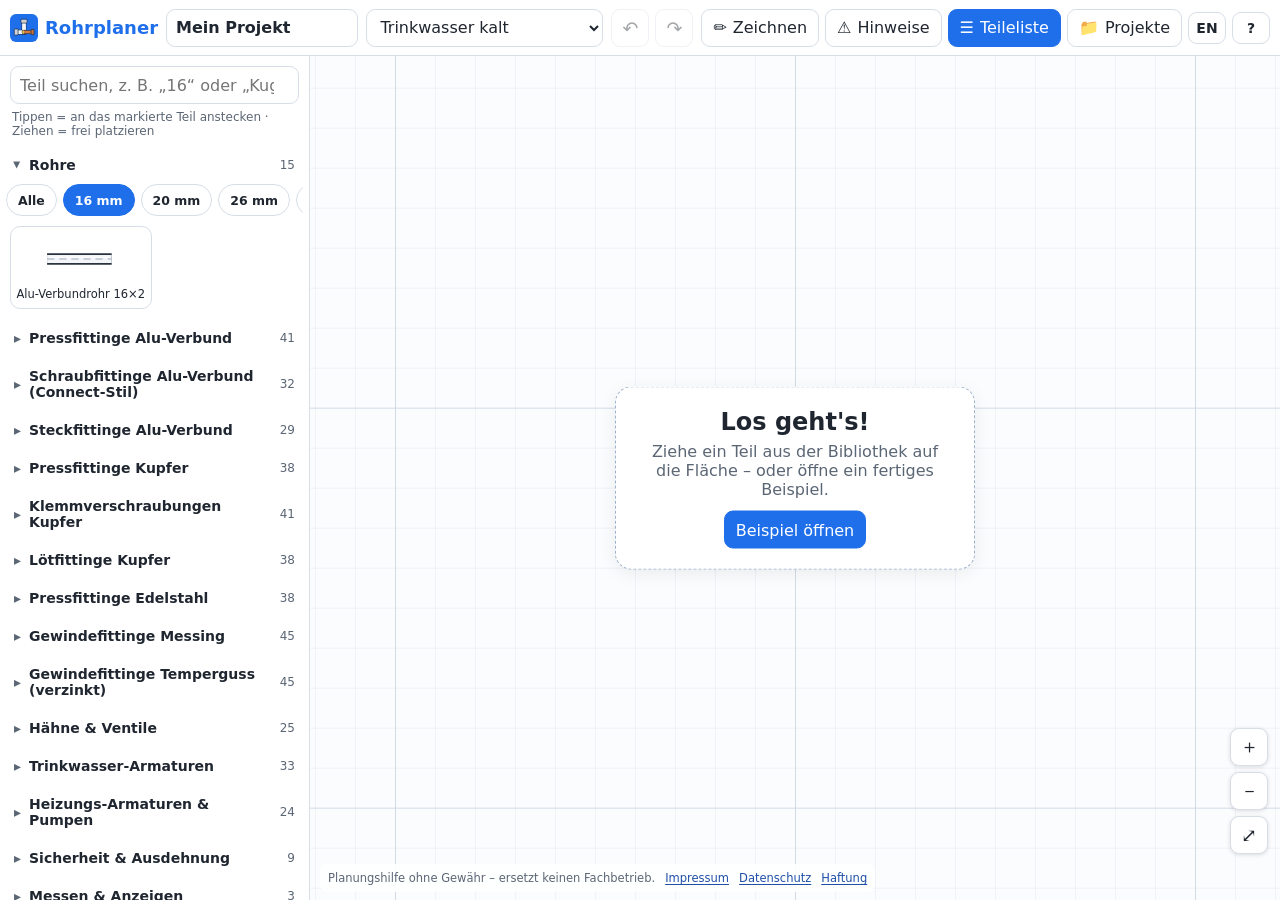
<file: rohrplaner/index.html>
<!DOCTYPE html>
<html lang="de">
<head>
<meta charset="utf-8">
<meta name="viewport" content="width=device-width, initial-scale=1, viewport-fit=cover">
<title>Rohrplaner – Rohre & Fittinge planen</title>
<meta name="description" content="Kostenloser Rohrplaner: Rohre und Fittinge bis 1 Zoll für Heizung und Trinkwasser zusammenstecken und Teileliste erstellen.">
<meta name="theme-color" content="#1f6feb">
<link rel="manifest" href="manifest.webmanifest">
<link rel="icon" href="icons/icon.svg" type="image/svg+xml">
<link rel="apple-touch-icon" href="icons/icon.svg">
<link rel="stylesheet" href="styles.css">
</head>
<body>
<header id="topbar">
  <div class="brand"><img src="icons/icon.svg" alt="" width="28" height="28"><span class="brand-name">Rohrplaner</span></div>
  <input id="projName" class="projname" type="text" aria-label="Projektname">
  <select id="medium" aria-label="Medium">
    <option value="tw" data-i18n="medTw">Trinkwasser kalt</option>
    <option value="tww" data-i18n="medTww">Trinkwasser warm + kalt</option>
    <option value="hz" data-i18n="medHz">Heizung</option>
  </select>
  <div class="tb-group">
    <button id="btnUndo" class="icon" data-i18n-title="undo" title="Rückgängig">↶</button>
    <button id="btnRedo" class="icon" data-i18n-title="redo" title="Wiederholen">↷</button>
  </div>
  <div class="tb-group">
    <button id="btnRoute" class="tb-btn draw-btn" title="Leitung zeichnen – Fittinge automatisch"><span class="ico">✏️</span><span class="lbl">Zeichnen</span></button>
    <button id="btnHints" class="tb-btn"><span class="ico">⚠</span><span class="lbl" data-i18n="hints">Hinweise</span><span id="hintBadge" class="badge" hidden>0</span></button>
    <button id="btnList" class="tb-btn primary"><span class="ico">☰</span><span class="lbl" data-i18n="partsList">Teileliste</span></button>
    <button id="btnMenu" class="tb-btn"><span class="ico">📁</span><span class="lbl" data-i18n="projects">Projekte</span></button>
    <button id="btnLang" class="icon small" title="Sprache / Language">EN</button>
    <button id="btnInfo" class="icon small" title="Info">?</button>
  </div>
</header>

<div id="main">
  <aside id="library" aria-label="Teilebibliothek">
    <div class="lib-head">
      <input id="libSearch" type="search" data-i18n-ph="search" placeholder="Teil suchen, z. B. „16“ oder „Kugelhahn“">
      <button id="libClose" class="icon only-mobile" title="Schließen">✕</button>
    </div>
    <p class="lib-tip" data-i18n="libTip">Tippen = an das markierte Teil anstecken · Ziehen = frei platzieren</p>
    <div id="libList"></div>
  </aside>

  <section id="stage">
    <svg id="canvas" xmlns="http://www.w3.org/2000/svg">
      <defs>
        <pattern id="gridSmall" width="40" height="40" patternUnits="userSpaceOnUse"><path d="M40 0H0V40" fill="none" stroke="#e3e8ef" stroke-width="1"/></pattern>
        <pattern id="gridBig" width="400" height="400" patternUnits="userSpaceOnUse"><rect width="400" height="400" fill="url(#gridSmall)"/><path d="M400 0H0V400" fill="none" stroke="#c9d2de" stroke-width="1.5"/></pattern>
        <pattern id="braid" width="6" height="6" patternUnits="userSpaceOnUse" patternTransform="rotate(45)"><rect width="6" height="6" fill="#d5dae0"/><path d="M0 0V6M3 0V6" stroke="#9aa3ad" stroke-width="1.2"/></pattern>
      </defs>
      <g id="view">
        <rect id="gridRect" x="-20000" y="-20000" width="40000" height="40000" fill="url(#gridBig)"/>
        <g id="world"></g>
        <g id="overlay"></g>
      </g>
    </svg>
    <div id="routePanel" hidden></div>
    <div id="drawBanner" hidden><span id="drawText"></span><button id="drawDone" data-i18n="done">Fertig</button></div>
    <div id="emptyHint" hidden>
      <h2 data-i18n="emptyTitle">Los geht's!</h2>
      <p data-i18n="emptyText">Ziehe ein Teil aus der Liste links auf die Fläche – oder öffne ein Beispiel.</p>
      <button id="emptyExamples" class="primary" data-i18n="openExample">Beispiel öffnen</button>
    </div>
    <div id="zoomCtl">
      <button id="zoomIn" class="icon" title="Zoom +">＋</button>
      <button id="zoomOut" class="icon" title="Zoom −">－</button>
      <button id="zoomFit" class="icon" data-i18n-title="fit" title="Alles zeigen">⤢</button>
    </div>
    <button id="libOpen" class="fab only-mobile"><span>＋</span> <span data-i18n="parts">Teile</span></button>
    <div id="selBar" hidden>
      <div class="sel-info"><strong id="selName"></strong><span id="selPorts"></span></div>
      <div class="sel-len" id="selLenBox" hidden>
        <label><span data-i18n="length">Länge</span> <input id="selLen" type="number" min="1" step="1" inputmode="numeric"> cm</label>
        <button id="selLenReset" class="small" data-i18n-title="lenReset" title="Länge aus Zeichnung">↺</button>
      </div>
      <div class="sel-btns">
        <button id="selRot" title="Drehen (R)">↻ <span class="lbl" data-i18n="rotate">Drehen</span></button>
        <button id="selFlip" title="Spiegeln (F)">⇋ <span class="lbl" data-i18n="flip">Spiegeln</span></button>
        <button id="selDup" title="Duplizieren (Strg+D)"><svg viewBox="0 0 20 20" fill="none" stroke="currentColor" stroke-width="1.8"><rect x="6.5" y="6.5" width="10" height="10" rx="2"/><path d="M13 4.5V4a1.5 1.5 0 0 0-1.5-1.5h-7A1.5 1.5 0 0 0 3 4v7a1.5 1.5 0 0 0 1.5 1.5H5"/></svg> <span class="lbl" data-i18n="duplicate">Kopie</span></button>
        <button id="selCont" class="primary" title="Von hier weiterzeichnen">✏️ <span class="lbl">Von hier weiterzeichnen</span></button>
        <button id="selDel" class="danger" title="Löschen (Entf)">🗑 <span class="lbl" data-i18n="delete">Löschen</span></button>
      </div>
    </div>
    <div id="toast" role="status" aria-live="polite"></div>
    <footer id="disclaimerBar">
      <span class="disc-txt" data-i18n="disclaimerShort">Planungshilfe – ersetzt keinen Fachbetrieb.</span>
      <nav class="legal-links" aria-label="Rechtliches">
        <a href="#impressum" data-legal="impressum" data-i18n="imprint">Impressum</a>
        <a href="#datenschutz" data-legal="datenschutz" data-i18n="privacy">Datenschutz</a>
        <a href="#haftung" data-legal="haftung" data-i18n="disclaimerLink">Haftung</a>
      </nav>
    </footer>
  </section>
</div>

<!-- Dialog -->
<div id="modal" class="modal" hidden>
  <div class="modal-box" role="dialog" aria-modal="true">
    <div class="modal-head"><h2 id="modalTitle"></h2><button id="modalClose" class="icon" title="Schließen">✕</button></div>
    <div id="modalBody" class="modal-body"></div>
  </div>
</div>

<!-- Druckbereich -->
<div id="printArea"></div>

<div id="splash" hidden><div class="splash-in"><img src="icons/icon.svg" alt="" width="84" height="84"><h1>Rohrplaner</h1><p>Pixel Scallywag</p></div></div>

<script src="parts.js"></script>
<script src="i18n.js"></script>
<script src="info.js"></script>
<script src="legal.js"></script>
<script src="examples.js"></script>
<script src="ai-stub.js"></script>
<script src="app.js"></script>
</body>
</html>
</file>
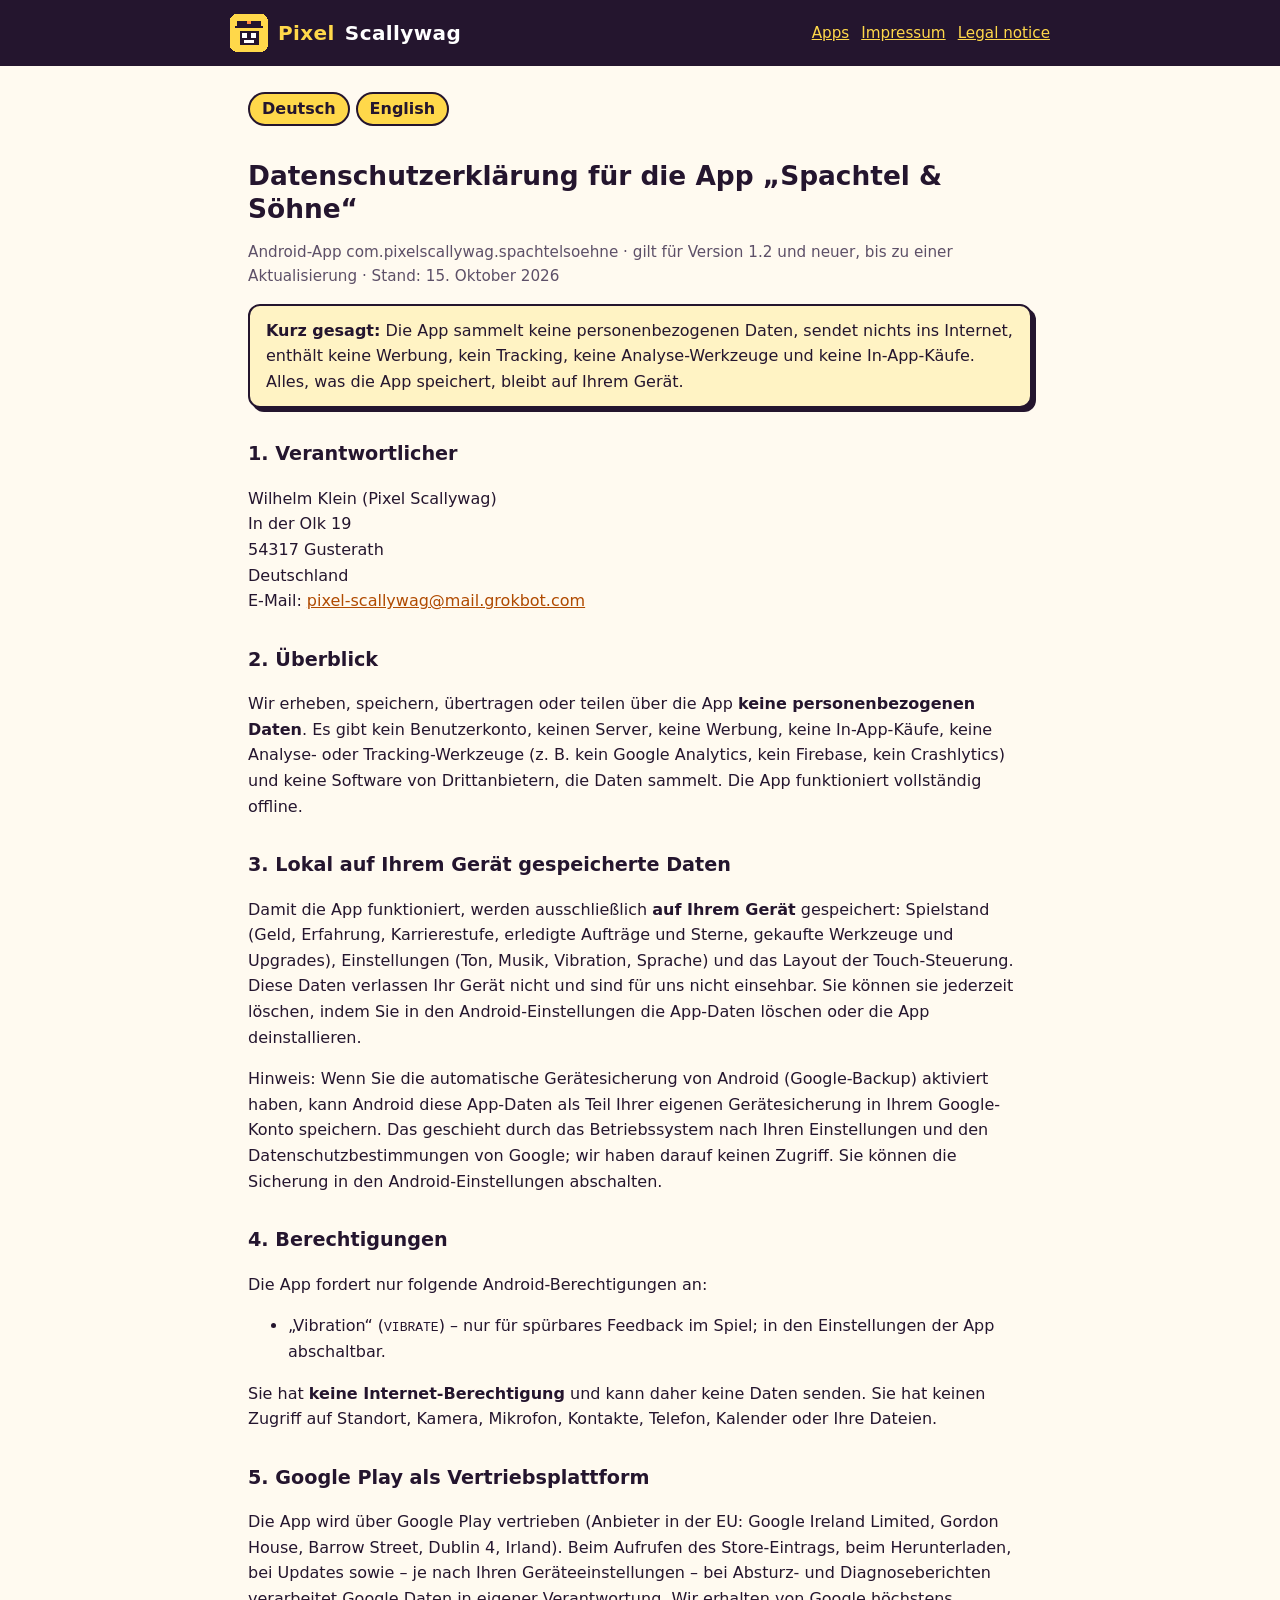
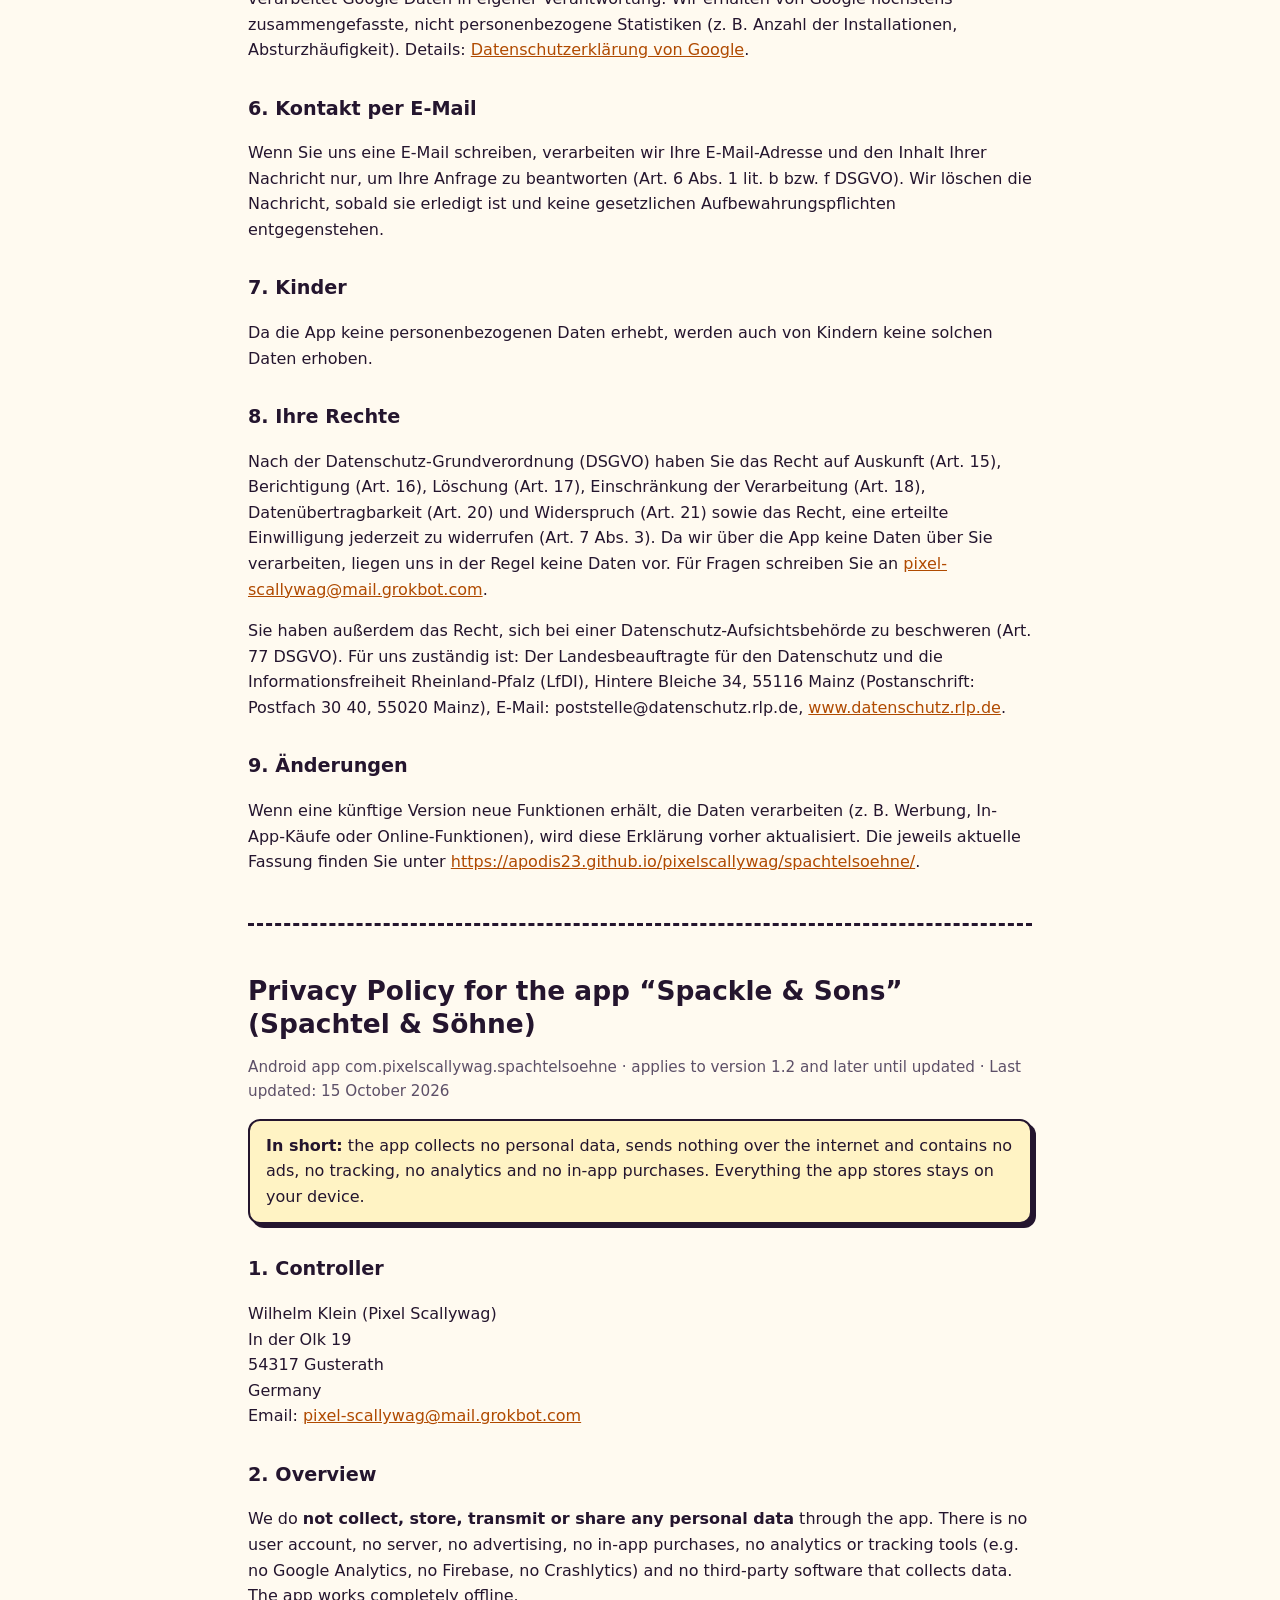
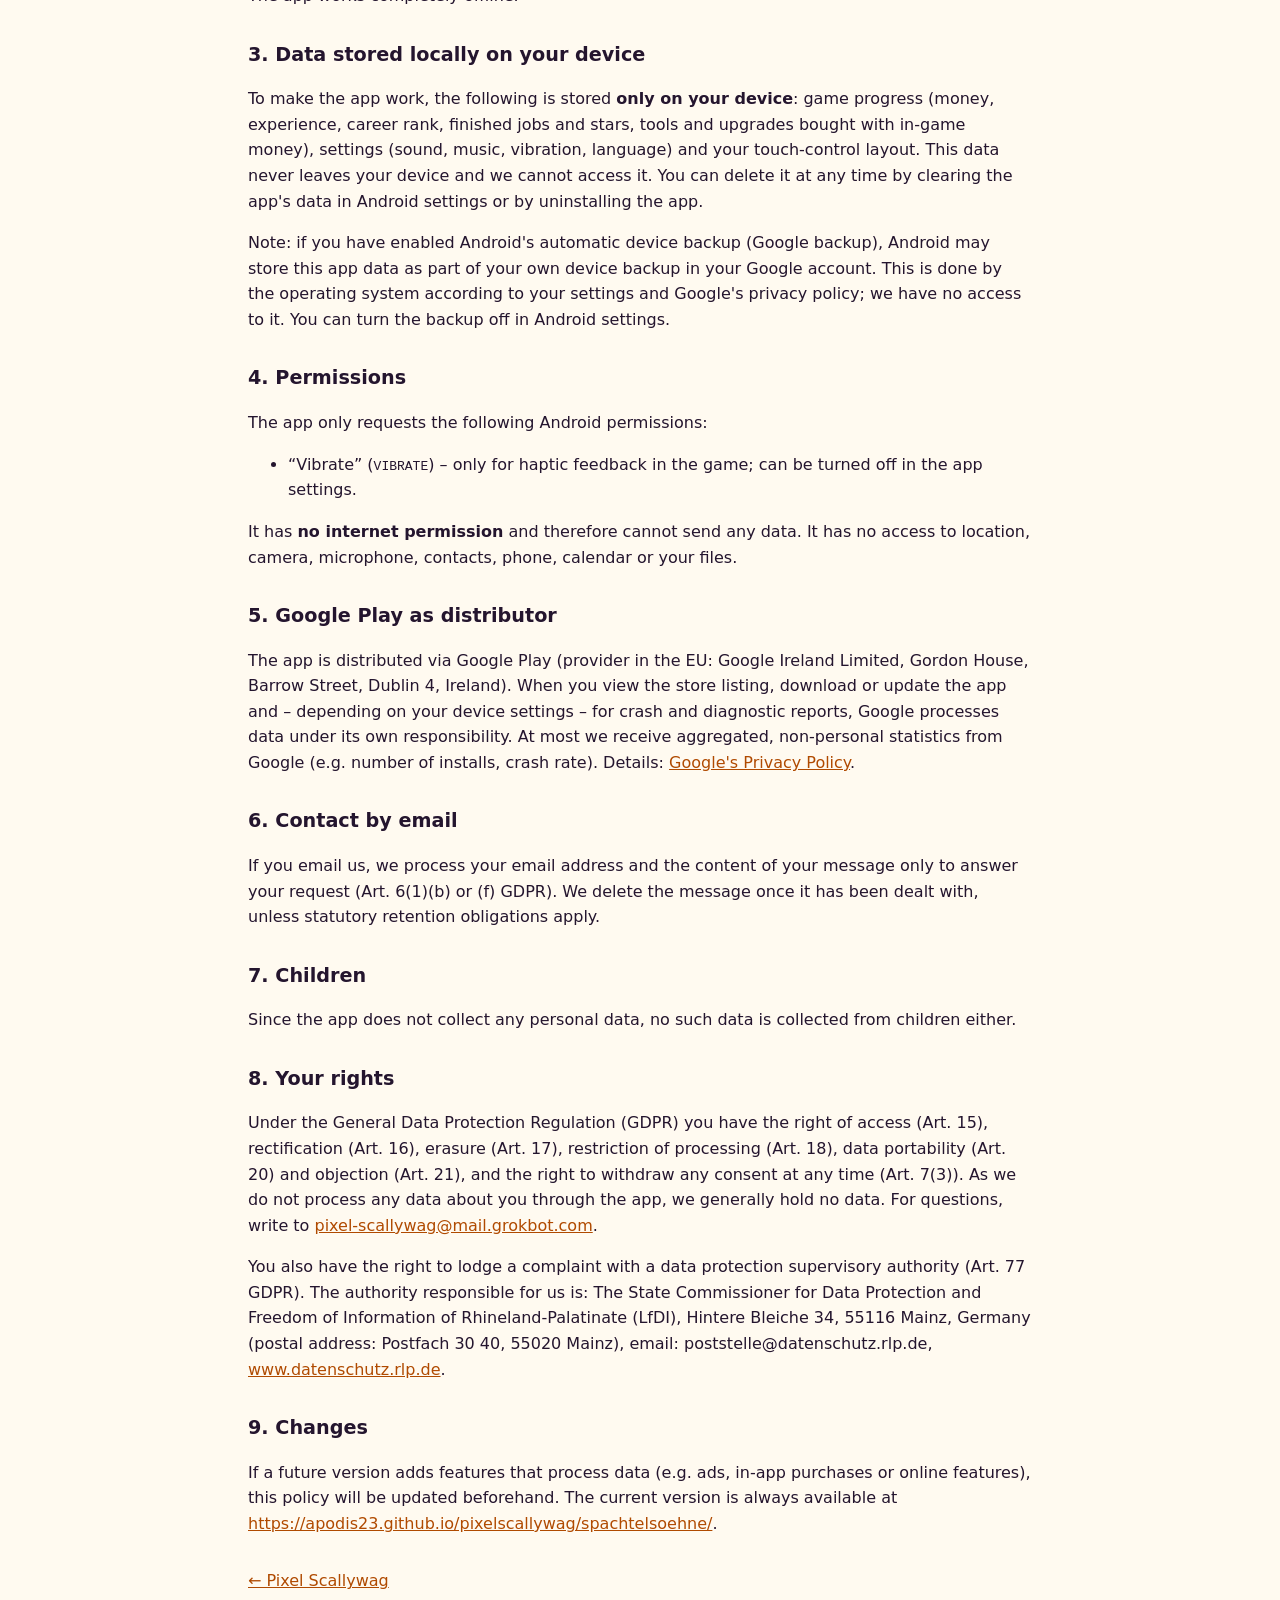
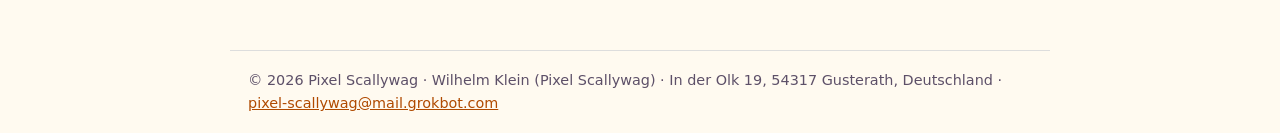
<file: spachtelsoehne/index.html>
<!DOCTYPE html>
<html lang="de"><head><meta charset="utf-8"><meta name="viewport" content="width=device-width,initial-scale=1">
<title>Datenschutzerklärung / Privacy Policy – Spachtel &amp; Söhne (Spackle &amp; Sons)</title><meta name="robots" content="index,follow"><style>:root{--ink:#24152e;--y:#ffd84a;--o:#ff8a3d;--paper:#fffaf0;--mut:#5d5068}
*{box-sizing:border-box}code{word-break:break-all}.box,.apps li{margin-right:4px}html{-webkit-text-size-adjust:100%}
body{margin:0;font-family:system-ui,-apple-system,"Segoe UI",Roboto,Arial,sans-serif;line-height:1.6;color:var(--ink);background:var(--paper)}
header{background:var(--ink);color:#fff;padding:14px 16px}header .in{max-width:820px;margin:0 auto;display:flex;align-items:center;gap:12px;flex-wrap:wrap}
header a.brand{color:#fff;text-decoration:none;display:flex;align-items:center;gap:10px;font-weight:800;font-size:1.25em;letter-spacing:.02em}
header a.brand span{color:var(--y)}header nav{margin-left:auto;font-size:.95em}header nav a{color:var(--y);margin-left:12px}
main{overflow-wrap:anywhere;max-width:820px;margin:0 auto;padding:8px 18px 40px}h1{font-size:1.65em;line-height:1.25;margin:1.1em 0 .3em}h2{font-size:1.2em;margin:1.6em 0 .3em}h3{font-size:1.05em;margin:1.2em 0 .2em}
a{color:#b04a00}.meta{color:var(--mut);font-size:.95em}.box{background:#fff;border:2px solid var(--ink);border-radius:12px;padding:12px 16px;margin:14px 0;box-shadow:4px 4px 0 var(--ink)}
.tldr{background:#fff3c4}.apps{display:grid;grid-template-columns:repeat(auto-fill,minmax(230px,1fr));gap:14px;padding:0;list-style:none}
.apps li{background:#fff;border:2px solid var(--ink);border-radius:12px;padding:12px 14px;box-shadow:4px 4px 0 var(--ink)}.apps b{display:block;font-size:1.08em}.apps small{color:var(--mut);display:block;margin:2px 0 6px}
.lang{display:inline-block;background:var(--y);color:var(--ink);border:2px solid var(--ink);border-radius:999px;padding:2px 12px;font-weight:700;text-decoration:none;margin:4px 6px 4px 0}
table{border-collapse:collapse;width:100%;font-size:.95em}td,th{border:1px solid #cbbfd4;padding:6px 8px;text-align:left;vertical-align:top}th{background:#f3ecf7}
hr{border:0;border-top:3px dashed var(--ink);margin:3em 0}footer{max-width:820px;margin:0 auto;padding:18px;color:var(--mut);font-size:.9em;border-top:1px solid #ddd}
@media (max-width:520px){h1{font-size:1.35em}header nav{margin-left:0;width:100%}header nav a{margin:0 12px 0 0}}</style></head><body>
<header><div class="in"><a class="brand" href="../"><svg width="38" height="38" viewBox="0 0 16 16" aria-hidden="true" shape-rendering="crispEdges"><rect width="16" height="16" rx="3" fill="#ffd84a"/>
<path fill="#24152e" d="M3 3h10v2H3zM2 5h12v1H2zM4 7h8v6H4z"/><path fill="#fff" d="M5 8h2v2H5zM9 8h2v2H9zM6 11h4v1H6z"/><path fill="#ff8a3d" d="M7 3h2v1H7z"/></svg><span>Pixel</span> Scallywag</a>
<nav><a href="../#apps">Apps</a><a href="../#impressum">Impressum</a><a href="../#legal-notice">Legal notice</a></nav></div></header>
<main><p style="margin-top:14px"><a class="lang" href="#de">Deutsch</a><a class="lang" href="#en">English</a></p>
<section id="de" lang="de">
<h1>Datenschutzerklärung für die App „Spachtel &amp; Söhne“</h1>
<p class="meta">Android-App com.pixelscallywag.spachtelsoehne · gilt für Version 1.2 und neuer, bis zu einer Aktualisierung · Stand: 15. Oktober 2026</p>
<div class="box tldr"><strong>Kurz gesagt:</strong> Die App sammelt keine personenbezogenen Daten, sendet nichts ins Internet, enthält keine Werbung, kein Tracking, keine Analyse-Werkzeuge und keine In-App-Käufe. Alles, was die App speichert, bleibt auf Ihrem Gerät.</div>
<h2>1. Verantwortlicher</h2>
<p>Wilhelm Klein (Pixel Scallywag)<br>In der Olk 19<br>54317 Gusterath<br>Deutschland<br>E-Mail: <a href="mailto:pixel-scallywag@mail.grokbot.com">pixel-scallywag@mail.grokbot.com</a></p>
<h2>2. Überblick</h2>
<p>Wir erheben, speichern, übertragen oder teilen über die App <strong>keine personenbezogenen Daten</strong>. Es gibt kein Benutzerkonto, keinen Server, keine Werbung, keine In-App-Käufe, keine Analyse- oder Tracking-Werkzeuge (z. B. kein Google Analytics, kein Firebase, kein Crashlytics) und keine Software von Drittanbietern, die Daten sammelt. Die App funktioniert vollständig offline.</p>
<h2>3. Lokal auf Ihrem Gerät gespeicherte Daten</h2>
<p>Damit die App funktioniert, werden ausschließlich <strong>auf Ihrem Gerät</strong> gespeichert: Spielstand (Geld, Erfahrung, Karrierestufe, erledigte Aufträge und Sterne, gekaufte Werkzeuge und Upgrades), Einstellungen (Ton, Musik, Vibration, Sprache) und das Layout der Touch-Steuerung. Diese Daten verlassen Ihr Gerät nicht und sind für uns nicht einsehbar. Sie können sie jederzeit löschen, indem Sie in den Android-Einstellungen die App-Daten löschen oder die App deinstallieren.</p>
<p>Hinweis: Wenn Sie die automatische Gerätesicherung von Android (Google-Backup) aktiviert haben, kann Android diese App-Daten als Teil Ihrer eigenen Gerätesicherung in Ihrem Google-Konto speichern. Das geschieht durch das Betriebssystem nach Ihren Einstellungen und den Datenschutzbestimmungen von Google; wir haben darauf keinen Zugriff. Sie können die Sicherung in den Android-Einstellungen abschalten.</p>

<h2>4. Berechtigungen</h2>
<p>Die App fordert nur folgende Android-Berechtigungen an:</p><ul><li>„Vibration“ (<code>VIBRATE</code>) – nur für spürbares Feedback im Spiel; in den Einstellungen der App abschaltbar.</li></ul><p>Sie hat <strong>keine Internet-Berechtigung</strong> und kann daher keine Daten senden. Sie hat keinen Zugriff auf Standort, Kamera, Mikrofon, Kontakte, Telefon, Kalender oder Ihre Dateien.</p>
<h2>5. Google Play als Vertriebsplattform</h2>
<p>Die App wird über Google Play vertrieben (Anbieter in der EU: Google Ireland Limited, Gordon House, Barrow Street, Dublin 4, Irland). Beim Aufrufen des Store-Eintrags, beim Herunterladen, bei Updates sowie – je nach Ihren Geräteeinstellungen – bei Absturz- und Diagnoseberichten verarbeitet Google Daten in eigener Verantwortung. Wir erhalten von Google höchstens zusammengefasste, nicht personenbezogene Statistiken (z. B. Anzahl der Installationen, Absturzhäufigkeit). Details: <a href="https://policies.google.com/privacy">Datenschutzerklärung von Google</a>.</p>
<h2>6. Kontakt per E-Mail</h2>
<p>Wenn Sie uns eine E-Mail schreiben, verarbeiten wir Ihre E-Mail-Adresse und den Inhalt Ihrer Nachricht nur, um Ihre Anfrage zu beantworten (Art. 6 Abs. 1 lit. b bzw. f DSGVO). Wir löschen die Nachricht, sobald sie erledigt ist und keine gesetzlichen Aufbewahrungspflichten entgegenstehen.</p>
<h2>7. Kinder</h2>
<p>Da die App keine personenbezogenen Daten erhebt, werden auch von Kindern keine solchen Daten erhoben.</p>
<h2>8. Ihre Rechte</h2>
<p>Nach der Datenschutz-Grundverordnung (DSGVO) haben Sie das Recht auf Auskunft (Art. 15), Berichtigung (Art. 16), Löschung (Art. 17), Einschränkung der Verarbeitung (Art. 18), Datenübertragbarkeit (Art. 20) und Widerspruch (Art. 21) sowie das Recht, eine erteilte Einwilligung jederzeit zu widerrufen (Art. 7 Abs. 3). Da wir über die App keine Daten über Sie verarbeiten, liegen uns in der Regel keine Daten vor. Für Fragen schreiben Sie an <a href="mailto:pixel-scallywag@mail.grokbot.com">pixel-scallywag@mail.grokbot.com</a>.</p>
<p>Sie haben außerdem das Recht, sich bei einer Datenschutz-Aufsichtsbehörde zu beschweren (Art. 77 DSGVO). Für uns zuständig ist: Der Landesbeauftragte für den Datenschutz und die Informationsfreiheit Rheinland-Pfalz (LfDI), Hintere Bleiche 34, 55116 Mainz (Postanschrift: Postfach 30 40, 55020 Mainz), E-Mail: poststelle@datenschutz.rlp.de, <a href="https://www.datenschutz.rlp.de/">www.datenschutz.rlp.de</a>.</p>
<h2>9. Änderungen</h2>
<p>Wenn eine künftige Version neue Funktionen erhält, die Daten verarbeiten (z. B. Werbung, In-App-Käufe oder Online-Funktionen), wird diese Erklärung vorher aktualisiert. Die jeweils aktuelle Fassung finden Sie unter <a href="https://apodis23.github.io/pixelscallywag/spachtelsoehne/">https://apodis23.github.io/pixelscallywag/spachtelsoehne/</a>.</p>
</section>
<hr>
<section id="en" lang="en">
<h1>Privacy Policy for the app “Spackle &amp; Sons” (Spachtel &amp; Söhne)</h1>
<p class="meta">Android app com.pixelscallywag.spachtelsoehne · applies to version 1.2 and later until updated · Last updated: 15 October 2026</p>
<div class="box tldr"><strong>In short:</strong> the app collects no personal data, sends nothing over the internet and contains no ads, no tracking, no analytics and no in-app purchases. Everything the app stores stays on your device.</div>
<h2>1. Controller</h2>
<p>Wilhelm Klein (Pixel Scallywag)<br>In der Olk 19<br>54317 Gusterath<br>Germany<br>Email: <a href="mailto:pixel-scallywag@mail.grokbot.com">pixel-scallywag@mail.grokbot.com</a></p>
<h2>2. Overview</h2>
<p>We do <strong>not collect, store, transmit or share any personal data</strong> through the app. There is no user account, no server, no advertising, no in-app purchases, no analytics or tracking tools (e.g. no Google Analytics, no Firebase, no Crashlytics) and no third-party software that collects data. The app works completely offline.</p>
<h2>3. Data stored locally on your device</h2>
<p>To make the app work, the following is stored <strong>only on your device</strong>: game progress (money, experience, career rank, finished jobs and stars, tools and upgrades bought with in-game money), settings (sound, music, vibration, language) and your touch-control layout. This data never leaves your device and we cannot access it. You can delete it at any time by clearing the app's data in Android settings or by uninstalling the app.</p>
<p>Note: if you have enabled Android's automatic device backup (Google backup), Android may store this app data as part of your own device backup in your Google account. This is done by the operating system according to your settings and Google's privacy policy; we have no access to it. You can turn the backup off in Android settings.</p>

<h2>4. Permissions</h2>
<p>The app only requests the following Android permissions:</p><ul><li>“Vibrate” (<code>VIBRATE</code>) – only for haptic feedback in the game; can be turned off in the app settings.</li></ul><p>It has <strong>no internet permission</strong> and therefore cannot send any data. It has no access to location, camera, microphone, contacts, phone, calendar or your files.</p>
<h2>5. Google Play as distributor</h2>
<p>The app is distributed via Google Play (provider in the EU: Google Ireland Limited, Gordon House, Barrow Street, Dublin 4, Ireland). When you view the store listing, download or update the app and – depending on your device settings – for crash and diagnostic reports, Google processes data under its own responsibility. At most we receive aggregated, non-personal statistics from Google (e.g. number of installs, crash rate). Details: <a href="https://policies.google.com/privacy">Google's Privacy Policy</a>.</p>
<h2>6. Contact by email</h2>
<p>If you email us, we process your email address and the content of your message only to answer your request (Art. 6(1)(b) or (f) GDPR). We delete the message once it has been dealt with, unless statutory retention obligations apply.</p>
<h2>7. Children</h2>
<p>Since the app does not collect any personal data, no such data is collected from children either.</p>
<h2>8. Your rights</h2>
<p>Under the General Data Protection Regulation (GDPR) you have the right of access (Art. 15), rectification (Art. 16), erasure (Art. 17), restriction of processing (Art. 18), data portability (Art. 20) and objection (Art. 21), and the right to withdraw any consent at any time (Art. 7(3)). As we do not process any data about you through the app, we generally hold no data. For questions, write to <a href="mailto:pixel-scallywag@mail.grokbot.com">pixel-scallywag@mail.grokbot.com</a>.</p>
<p>You also have the right to lodge a complaint with a data protection supervisory authority (Art. 77 GDPR). The authority responsible for us is: The State Commissioner for Data Protection and Freedom of Information of Rhineland-Palatinate (LfDI), Hintere Bleiche 34, 55116 Mainz, Germany (postal address: Postfach 30 40, 55020 Mainz), email: poststelle@datenschutz.rlp.de, <a href="https://www.datenschutz.rlp.de/">www.datenschutz.rlp.de</a>.</p>
<h2>9. Changes</h2>
<p>If a future version adds features that process data (e.g. ads, in-app purchases or online features), this policy will be updated beforehand. The current version is always available at <a href="https://apodis23.github.io/pixelscallywag/spachtelsoehne/">https://apodis23.github.io/pixelscallywag/spachtelsoehne/</a>.</p>
</section>
<p style="margin-top:2em"><a href="../">← Pixel Scallywag</a></p></main>
<footer>© 2026 Pixel Scallywag · Wilhelm Klein (Pixel Scallywag) · In der Olk 19, 54317 Gusterath, Deutschland · <a href="mailto:pixel-scallywag@mail.grokbot.com">pixel-scallywag@mail.grokbot.com</a></footer>
</body></html>
</file>
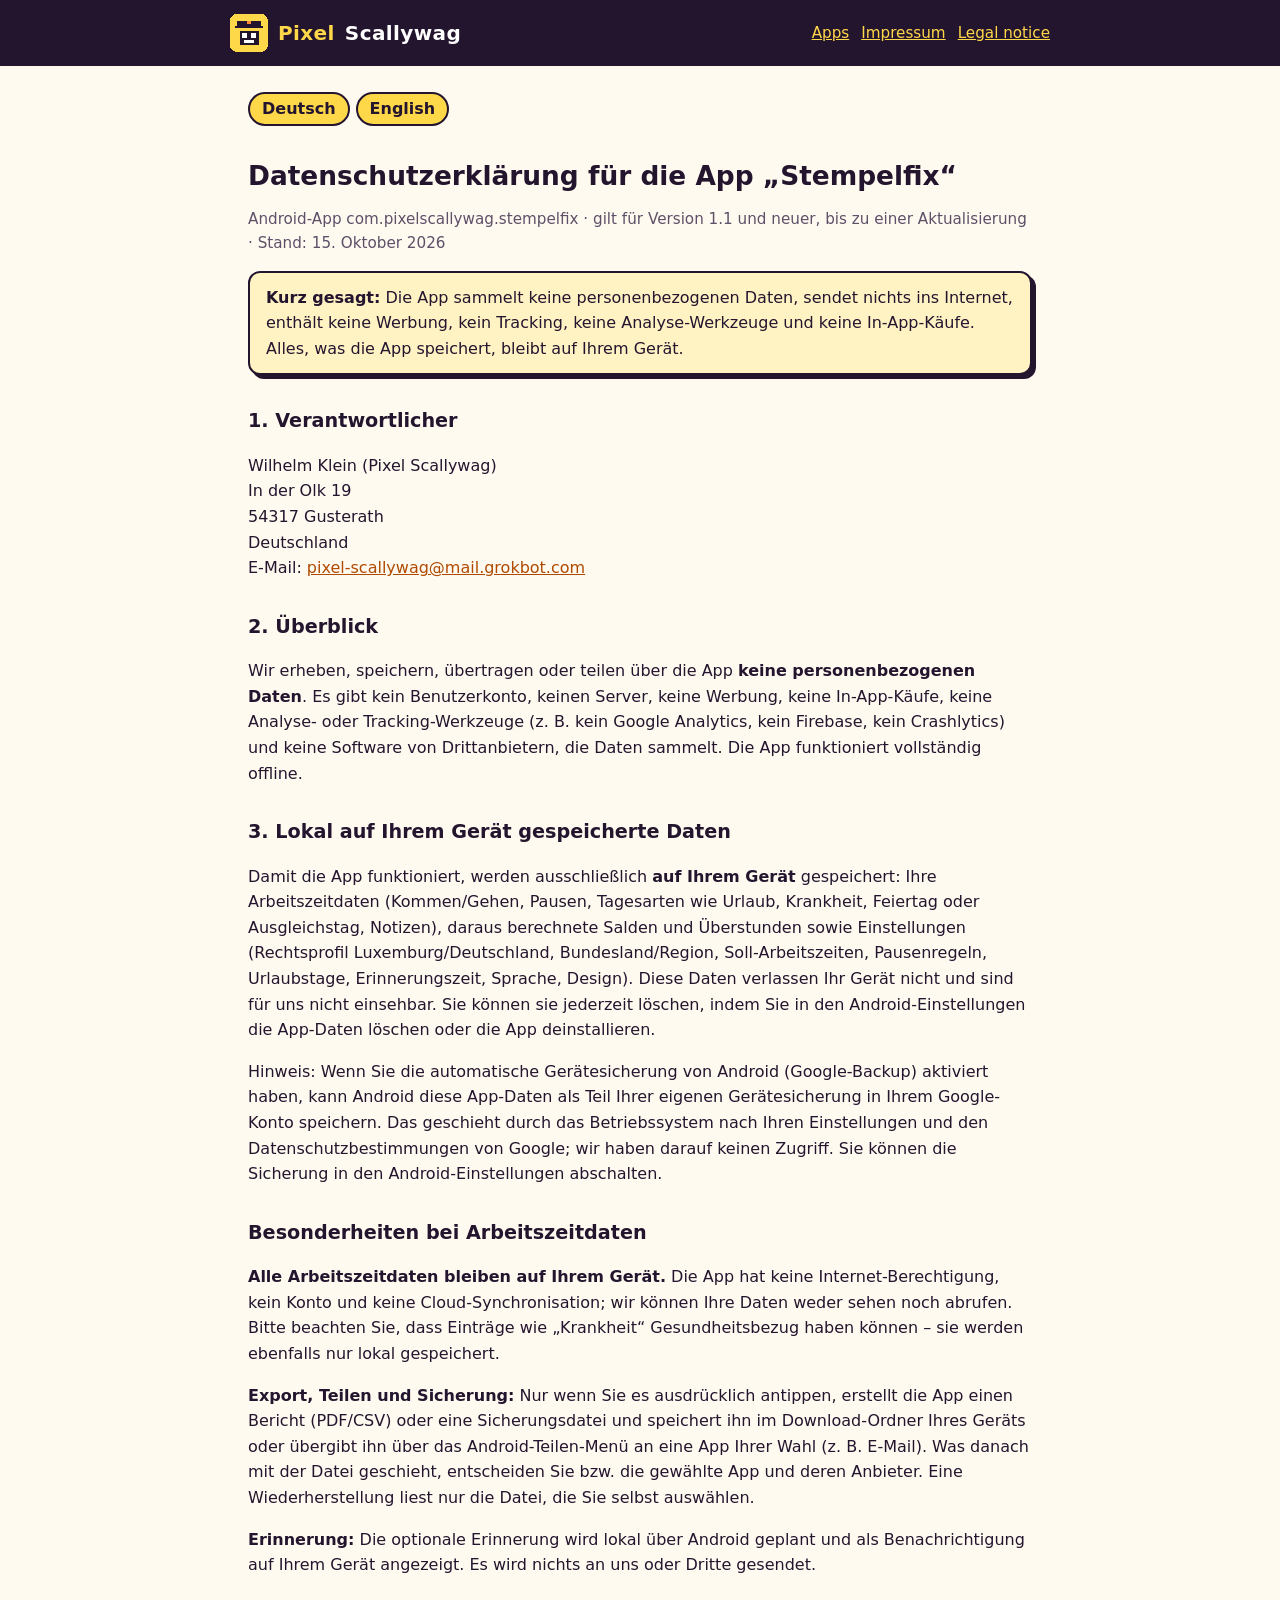
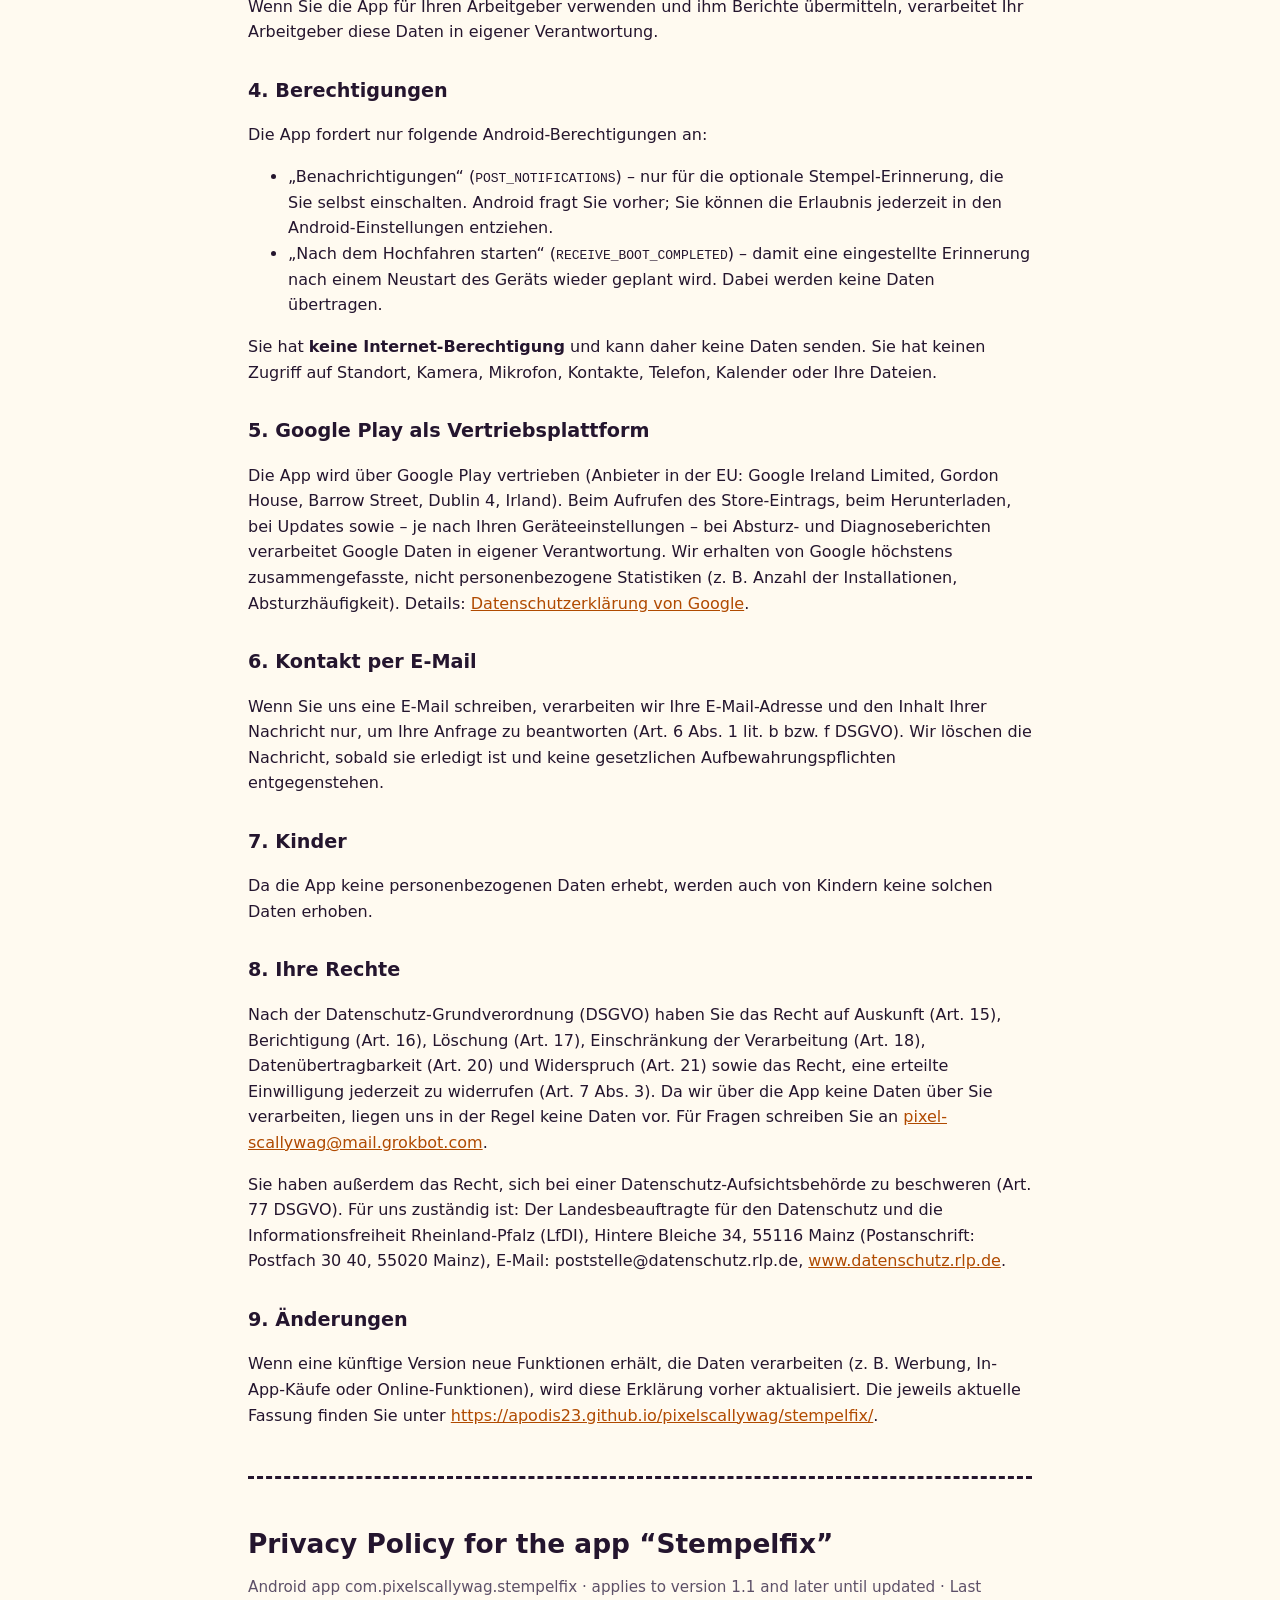
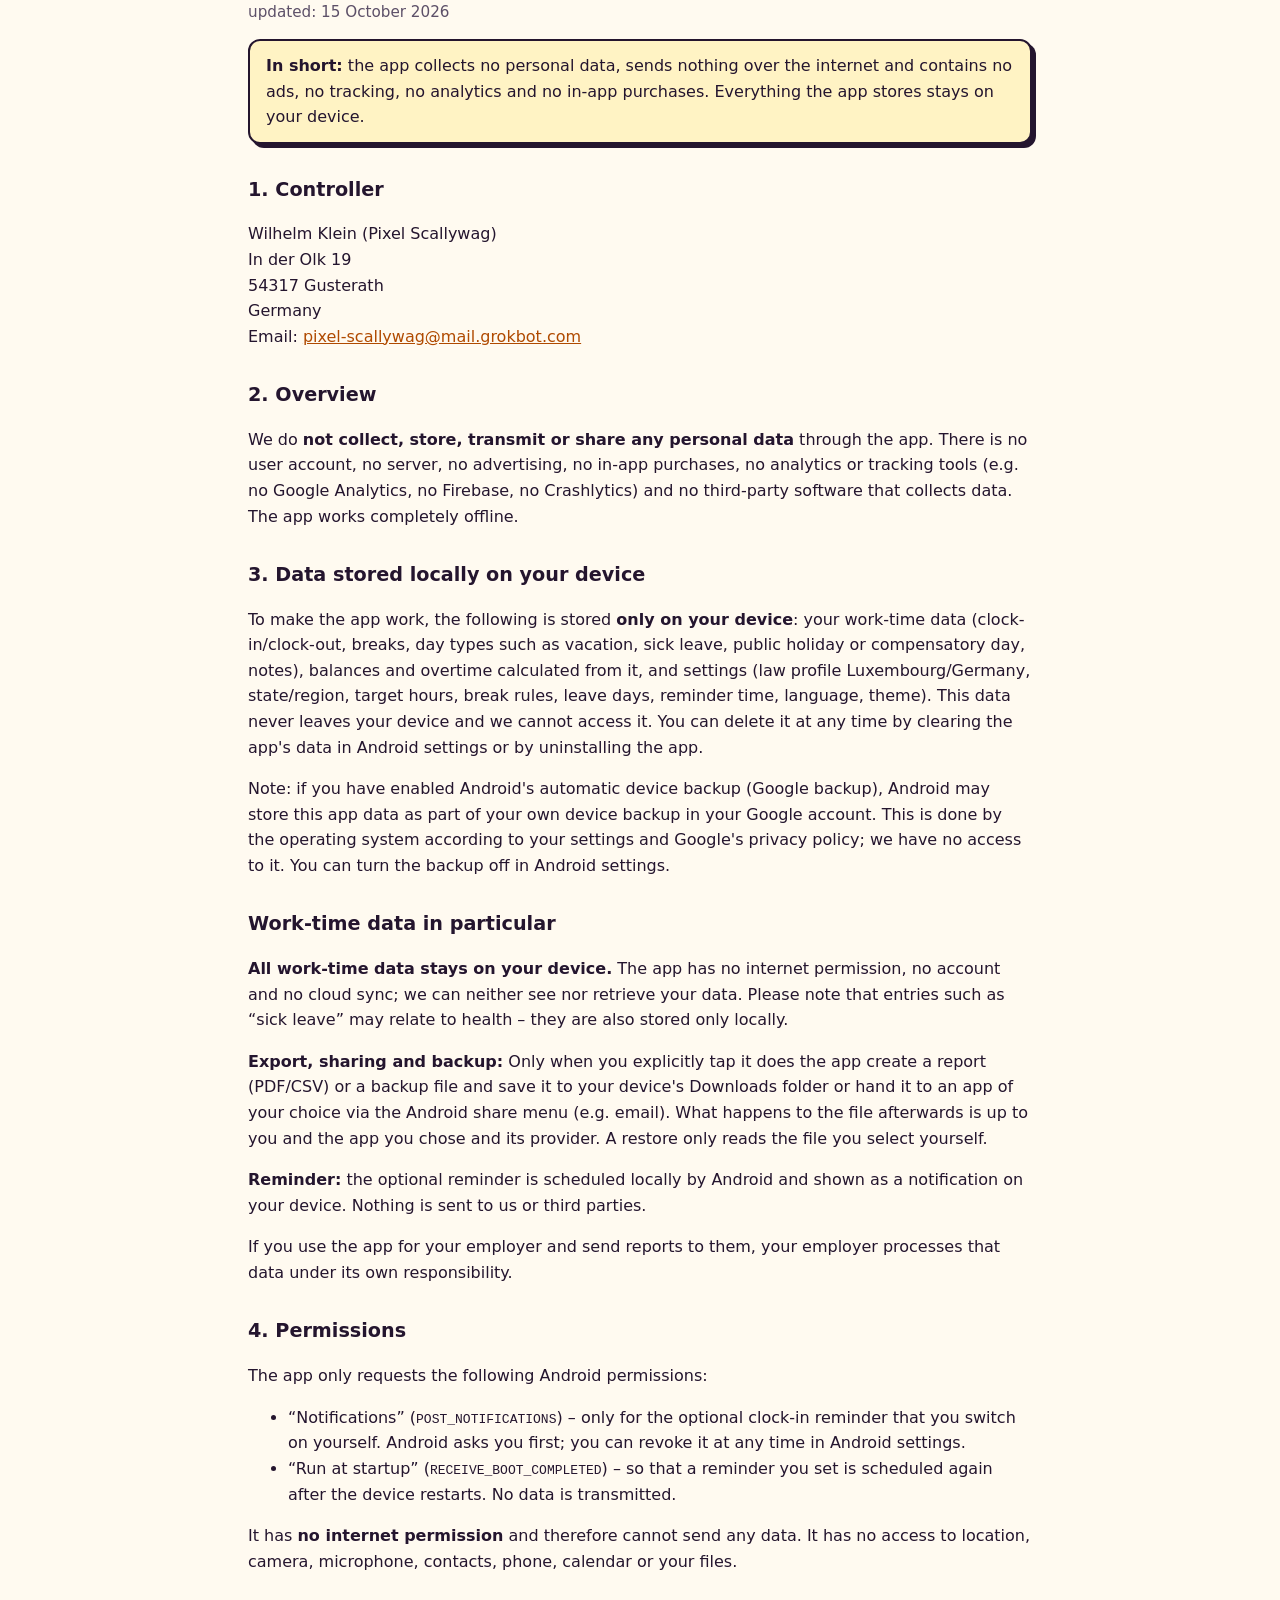
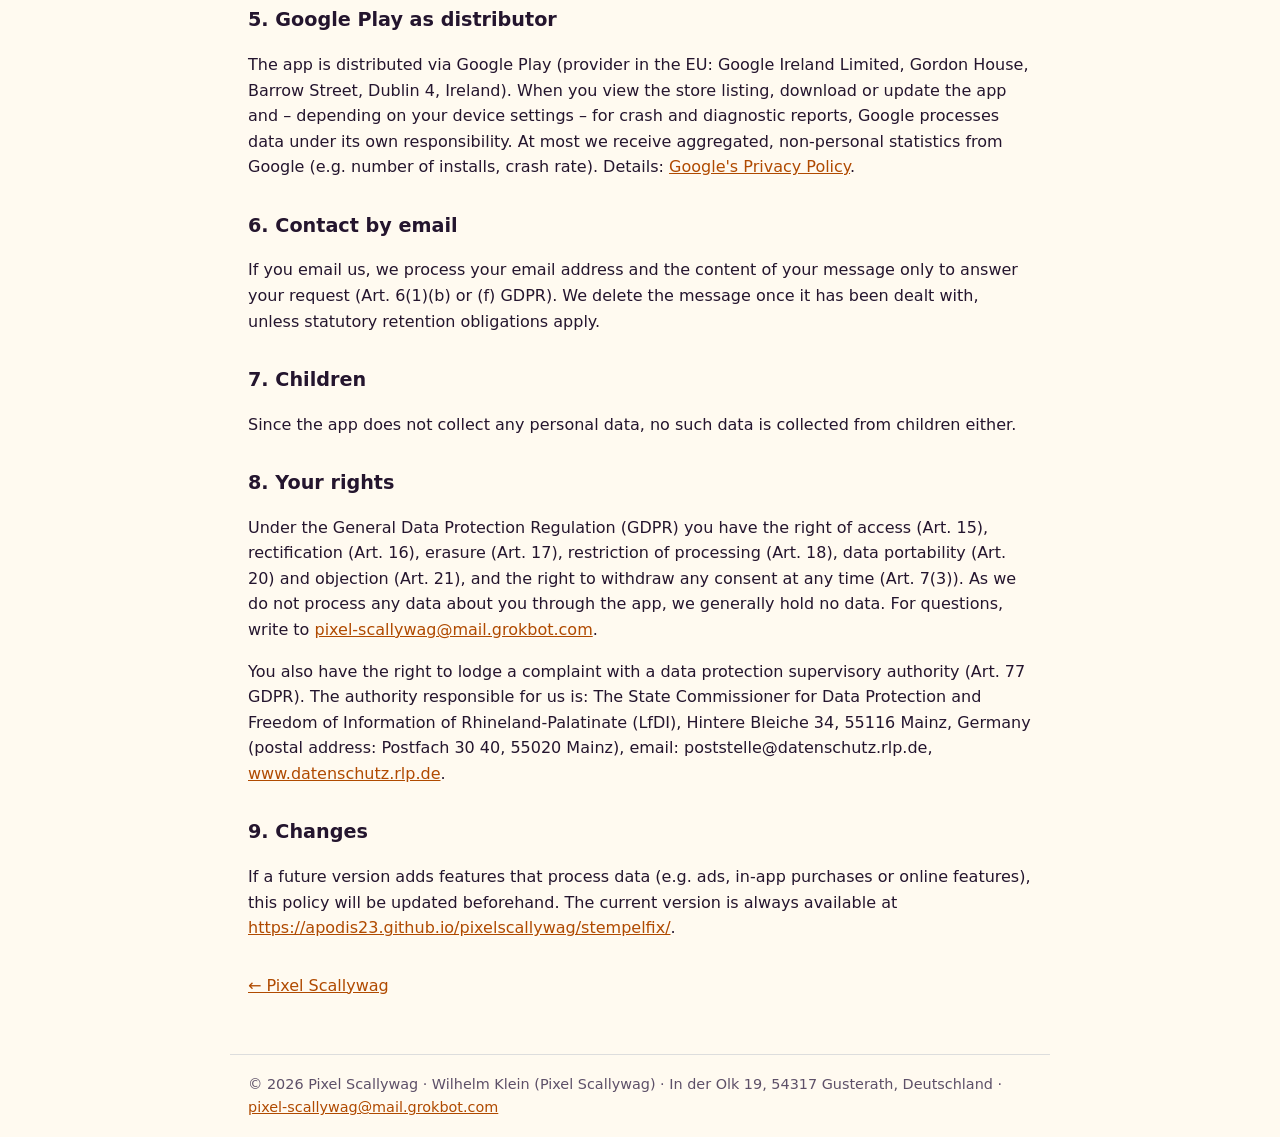
<file: stempelfix/index.html>
<!DOCTYPE html>
<html lang="de"><head><meta charset="utf-8"><meta name="viewport" content="width=device-width,initial-scale=1">
<title>Datenschutzerklärung / Privacy Policy – Stempelfix</title><meta name="robots" content="index,follow"><style>:root{--ink:#24152e;--y:#ffd84a;--o:#ff8a3d;--paper:#fffaf0;--mut:#5d5068}
*{box-sizing:border-box}code{word-break:break-all}.box,.apps li{margin-right:4px}html{-webkit-text-size-adjust:100%}
body{margin:0;font-family:system-ui,-apple-system,"Segoe UI",Roboto,Arial,sans-serif;line-height:1.6;color:var(--ink);background:var(--paper)}
header{background:var(--ink);color:#fff;padding:14px 16px}header .in{max-width:820px;margin:0 auto;display:flex;align-items:center;gap:12px;flex-wrap:wrap}
header a.brand{color:#fff;text-decoration:none;display:flex;align-items:center;gap:10px;font-weight:800;font-size:1.25em;letter-spacing:.02em}
header a.brand span{color:var(--y)}header nav{margin-left:auto;font-size:.95em}header nav a{color:var(--y);margin-left:12px}
main{overflow-wrap:anywhere;max-width:820px;margin:0 auto;padding:8px 18px 40px}h1{font-size:1.65em;line-height:1.25;margin:1.1em 0 .3em}h2{font-size:1.2em;margin:1.6em 0 .3em}h3{font-size:1.05em;margin:1.2em 0 .2em}
a{color:#b04a00}.meta{color:var(--mut);font-size:.95em}.box{background:#fff;border:2px solid var(--ink);border-radius:12px;padding:12px 16px;margin:14px 0;box-shadow:4px 4px 0 var(--ink)}
.tldr{background:#fff3c4}.apps{display:grid;grid-template-columns:repeat(auto-fill,minmax(230px,1fr));gap:14px;padding:0;list-style:none}
.apps li{background:#fff;border:2px solid var(--ink);border-radius:12px;padding:12px 14px;box-shadow:4px 4px 0 var(--ink)}.apps b{display:block;font-size:1.08em}.apps small{color:var(--mut);display:block;margin:2px 0 6px}
.lang{display:inline-block;background:var(--y);color:var(--ink);border:2px solid var(--ink);border-radius:999px;padding:2px 12px;font-weight:700;text-decoration:none;margin:4px 6px 4px 0}
table{border-collapse:collapse;width:100%;font-size:.95em}td,th{border:1px solid #cbbfd4;padding:6px 8px;text-align:left;vertical-align:top}th{background:#f3ecf7}
hr{border:0;border-top:3px dashed var(--ink);margin:3em 0}footer{max-width:820px;margin:0 auto;padding:18px;color:var(--mut);font-size:.9em;border-top:1px solid #ddd}
@media (max-width:520px){h1{font-size:1.35em}header nav{margin-left:0;width:100%}header nav a{margin:0 12px 0 0}}</style></head><body>
<header><div class="in"><a class="brand" href="../"><svg width="38" height="38" viewBox="0 0 16 16" aria-hidden="true" shape-rendering="crispEdges"><rect width="16" height="16" rx="3" fill="#ffd84a"/>
<path fill="#24152e" d="M3 3h10v2H3zM2 5h12v1H2zM4 7h8v6H4z"/><path fill="#fff" d="M5 8h2v2H5zM9 8h2v2H9zM6 11h4v1H6z"/><path fill="#ff8a3d" d="M7 3h2v1H7z"/></svg><span>Pixel</span> Scallywag</a>
<nav><a href="../#apps">Apps</a><a href="../#impressum">Impressum</a><a href="../#legal-notice">Legal notice</a></nav></div></header>
<main><p style="margin-top:14px"><a class="lang" href="#de">Deutsch</a><a class="lang" href="#en">English</a></p>
<section id="de" lang="de">
<h1>Datenschutzerklärung für die App „Stempelfix“</h1>
<p class="meta">Android-App com.pixelscallywag.stempelfix · gilt für Version 1.1 und neuer, bis zu einer Aktualisierung · Stand: 15. Oktober 2026</p>
<div class="box tldr"><strong>Kurz gesagt:</strong> Die App sammelt keine personenbezogenen Daten, sendet nichts ins Internet, enthält keine Werbung, kein Tracking, keine Analyse-Werkzeuge und keine In-App-Käufe. Alles, was die App speichert, bleibt auf Ihrem Gerät.</div>
<h2>1. Verantwortlicher</h2>
<p>Wilhelm Klein (Pixel Scallywag)<br>In der Olk 19<br>54317 Gusterath<br>Deutschland<br>E-Mail: <a href="mailto:pixel-scallywag@mail.grokbot.com">pixel-scallywag@mail.grokbot.com</a></p>
<h2>2. Überblick</h2>
<p>Wir erheben, speichern, übertragen oder teilen über die App <strong>keine personenbezogenen Daten</strong>. Es gibt kein Benutzerkonto, keinen Server, keine Werbung, keine In-App-Käufe, keine Analyse- oder Tracking-Werkzeuge (z. B. kein Google Analytics, kein Firebase, kein Crashlytics) und keine Software von Drittanbietern, die Daten sammelt. Die App funktioniert vollständig offline.</p>
<h2>3. Lokal auf Ihrem Gerät gespeicherte Daten</h2>
<p>Damit die App funktioniert, werden ausschließlich <strong>auf Ihrem Gerät</strong> gespeichert: Ihre Arbeitszeitdaten (Kommen/Gehen, Pausen, Tagesarten wie Urlaub, Krankheit, Feiertag oder Ausgleichstag, Notizen), daraus berechnete Salden und Überstunden sowie Einstellungen (Rechtsprofil Luxemburg/Deutschland, Bundesland/Region, Soll-Arbeitszeiten, Pausenregeln, Urlaubstage, Erinnerungszeit, Sprache, Design). Diese Daten verlassen Ihr Gerät nicht und sind für uns nicht einsehbar. Sie können sie jederzeit löschen, indem Sie in den Android-Einstellungen die App-Daten löschen oder die App deinstallieren.</p>
<p>Hinweis: Wenn Sie die automatische Gerätesicherung von Android (Google-Backup) aktiviert haben, kann Android diese App-Daten als Teil Ihrer eigenen Gerätesicherung in Ihrem Google-Konto speichern. Das geschieht durch das Betriebssystem nach Ihren Einstellungen und den Datenschutzbestimmungen von Google; wir haben darauf keinen Zugriff. Sie können die Sicherung in den Android-Einstellungen abschalten.</p>
<h2>Besonderheiten bei Arbeitszeitdaten</h2>
<p><strong>Alle Arbeitszeitdaten bleiben auf Ihrem Gerät.</strong> Die App hat keine Internet-Berechtigung, kein Konto und keine Cloud-Synchronisation; wir können Ihre Daten weder sehen noch abrufen. Bitte beachten Sie, dass Einträge wie „Krankheit“ Gesundheitsbezug haben können – sie werden ebenfalls nur lokal gespeichert.</p>
<p><strong>Export, Teilen und Sicherung:</strong> Nur wenn Sie es ausdrücklich antippen, erstellt die App einen Bericht (PDF/CSV) oder eine Sicherungsdatei und speichert ihn im Download-Ordner Ihres Geräts oder übergibt ihn über das Android-Teilen-Menü an eine App Ihrer Wahl (z. B. E-Mail). Was danach mit der Datei geschieht, entscheiden Sie bzw. die gewählte App und deren Anbieter. Eine Wiederherstellung liest nur die Datei, die Sie selbst auswählen.</p>
<p><strong>Erinnerung:</strong> Die optionale Erinnerung wird lokal über Android geplant und als Benachrichtigung auf Ihrem Gerät angezeigt. Es wird nichts an uns oder Dritte gesendet.</p>
<p>Wenn Sie die App für Ihren Arbeitgeber verwenden und ihm Berichte übermitteln, verarbeitet Ihr Arbeitgeber diese Daten in eigener Verantwortung.</p>
<h2>4. Berechtigungen</h2>
<p>Die App fordert nur folgende Android-Berechtigungen an:</p><ul><li>„Benachrichtigungen“ (<code>POST_NOTIFICATIONS</code>) – nur für die optionale Stempel-Erinnerung, die Sie selbst einschalten. Android fragt Sie vorher; Sie können die Erlaubnis jederzeit in den Android-Einstellungen entziehen.</li><li>„Nach dem Hochfahren starten“ (<code>RECEIVE_BOOT_COMPLETED</code>) – damit eine eingestellte Erinnerung nach einem Neustart des Geräts wieder geplant wird. Dabei werden keine Daten übertragen.</li></ul><p>Sie hat <strong>keine Internet-Berechtigung</strong> und kann daher keine Daten senden. Sie hat keinen Zugriff auf Standort, Kamera, Mikrofon, Kontakte, Telefon, Kalender oder Ihre Dateien.</p>
<h2>5. Google Play als Vertriebsplattform</h2>
<p>Die App wird über Google Play vertrieben (Anbieter in der EU: Google Ireland Limited, Gordon House, Barrow Street, Dublin 4, Irland). Beim Aufrufen des Store-Eintrags, beim Herunterladen, bei Updates sowie – je nach Ihren Geräteeinstellungen – bei Absturz- und Diagnoseberichten verarbeitet Google Daten in eigener Verantwortung. Wir erhalten von Google höchstens zusammengefasste, nicht personenbezogene Statistiken (z. B. Anzahl der Installationen, Absturzhäufigkeit). Details: <a href="https://policies.google.com/privacy">Datenschutzerklärung von Google</a>.</p>
<h2>6. Kontakt per E-Mail</h2>
<p>Wenn Sie uns eine E-Mail schreiben, verarbeiten wir Ihre E-Mail-Adresse und den Inhalt Ihrer Nachricht nur, um Ihre Anfrage zu beantworten (Art. 6 Abs. 1 lit. b bzw. f DSGVO). Wir löschen die Nachricht, sobald sie erledigt ist und keine gesetzlichen Aufbewahrungspflichten entgegenstehen.</p>
<h2>7. Kinder</h2>
<p>Da die App keine personenbezogenen Daten erhebt, werden auch von Kindern keine solchen Daten erhoben.</p>
<h2>8. Ihre Rechte</h2>
<p>Nach der Datenschutz-Grundverordnung (DSGVO) haben Sie das Recht auf Auskunft (Art. 15), Berichtigung (Art. 16), Löschung (Art. 17), Einschränkung der Verarbeitung (Art. 18), Datenübertragbarkeit (Art. 20) und Widerspruch (Art. 21) sowie das Recht, eine erteilte Einwilligung jederzeit zu widerrufen (Art. 7 Abs. 3). Da wir über die App keine Daten über Sie verarbeiten, liegen uns in der Regel keine Daten vor. Für Fragen schreiben Sie an <a href="mailto:pixel-scallywag@mail.grokbot.com">pixel-scallywag@mail.grokbot.com</a>.</p>
<p>Sie haben außerdem das Recht, sich bei einer Datenschutz-Aufsichtsbehörde zu beschweren (Art. 77 DSGVO). Für uns zuständig ist: Der Landesbeauftragte für den Datenschutz und die Informationsfreiheit Rheinland-Pfalz (LfDI), Hintere Bleiche 34, 55116 Mainz (Postanschrift: Postfach 30 40, 55020 Mainz), E-Mail: poststelle@datenschutz.rlp.de, <a href="https://www.datenschutz.rlp.de/">www.datenschutz.rlp.de</a>.</p>
<h2>9. Änderungen</h2>
<p>Wenn eine künftige Version neue Funktionen erhält, die Daten verarbeiten (z. B. Werbung, In-App-Käufe oder Online-Funktionen), wird diese Erklärung vorher aktualisiert. Die jeweils aktuelle Fassung finden Sie unter <a href="https://apodis23.github.io/pixelscallywag/stempelfix/">https://apodis23.github.io/pixelscallywag/stempelfix/</a>.</p>
</section>
<hr>
<section id="en" lang="en">
<h1>Privacy Policy for the app “Stempelfix”</h1>
<p class="meta">Android app com.pixelscallywag.stempelfix · applies to version 1.1 and later until updated · Last updated: 15 October 2026</p>
<div class="box tldr"><strong>In short:</strong> the app collects no personal data, sends nothing over the internet and contains no ads, no tracking, no analytics and no in-app purchases. Everything the app stores stays on your device.</div>
<h2>1. Controller</h2>
<p>Wilhelm Klein (Pixel Scallywag)<br>In der Olk 19<br>54317 Gusterath<br>Germany<br>Email: <a href="mailto:pixel-scallywag@mail.grokbot.com">pixel-scallywag@mail.grokbot.com</a></p>
<h2>2. Overview</h2>
<p>We do <strong>not collect, store, transmit or share any personal data</strong> through the app. There is no user account, no server, no advertising, no in-app purchases, no analytics or tracking tools (e.g. no Google Analytics, no Firebase, no Crashlytics) and no third-party software that collects data. The app works completely offline.</p>
<h2>3. Data stored locally on your device</h2>
<p>To make the app work, the following is stored <strong>only on your device</strong>: your work-time data (clock-in/clock-out, breaks, day types such as vacation, sick leave, public holiday or compensatory day, notes), balances and overtime calculated from it, and settings (law profile Luxembourg/Germany, state/region, target hours, break rules, leave days, reminder time, language, theme). This data never leaves your device and we cannot access it. You can delete it at any time by clearing the app's data in Android settings or by uninstalling the app.</p>
<p>Note: if you have enabled Android's automatic device backup (Google backup), Android may store this app data as part of your own device backup in your Google account. This is done by the operating system according to your settings and Google's privacy policy; we have no access to it. You can turn the backup off in Android settings.</p>
<h2>Work-time data in particular</h2>
<p><strong>All work-time data stays on your device.</strong> The app has no internet permission, no account and no cloud sync; we can neither see nor retrieve your data. Please note that entries such as “sick leave” may relate to health – they are also stored only locally.</p>
<p><strong>Export, sharing and backup:</strong> Only when you explicitly tap it does the app create a report (PDF/CSV) or a backup file and save it to your device's Downloads folder or hand it to an app of your choice via the Android share menu (e.g. email). What happens to the file afterwards is up to you and the app you chose and its provider. A restore only reads the file you select yourself.</p>
<p><strong>Reminder:</strong> the optional reminder is scheduled locally by Android and shown as a notification on your device. Nothing is sent to us or third parties.</p>
<p>If you use the app for your employer and send reports to them, your employer processes that data under its own responsibility.</p>
<h2>4. Permissions</h2>
<p>The app only requests the following Android permissions:</p><ul><li>“Notifications” (<code>POST_NOTIFICATIONS</code>) – only for the optional clock-in reminder that you switch on yourself. Android asks you first; you can revoke it at any time in Android settings.</li><li>“Run at startup” (<code>RECEIVE_BOOT_COMPLETED</code>) – so that a reminder you set is scheduled again after the device restarts. No data is transmitted.</li></ul><p>It has <strong>no internet permission</strong> and therefore cannot send any data. It has no access to location, camera, microphone, contacts, phone, calendar or your files.</p>
<h2>5. Google Play as distributor</h2>
<p>The app is distributed via Google Play (provider in the EU: Google Ireland Limited, Gordon House, Barrow Street, Dublin 4, Ireland). When you view the store listing, download or update the app and – depending on your device settings – for crash and diagnostic reports, Google processes data under its own responsibility. At most we receive aggregated, non-personal statistics from Google (e.g. number of installs, crash rate). Details: <a href="https://policies.google.com/privacy">Google's Privacy Policy</a>.</p>
<h2>6. Contact by email</h2>
<p>If you email us, we process your email address and the content of your message only to answer your request (Art. 6(1)(b) or (f) GDPR). We delete the message once it has been dealt with, unless statutory retention obligations apply.</p>
<h2>7. Children</h2>
<p>Since the app does not collect any personal data, no such data is collected from children either.</p>
<h2>8. Your rights</h2>
<p>Under the General Data Protection Regulation (GDPR) you have the right of access (Art. 15), rectification (Art. 16), erasure (Art. 17), restriction of processing (Art. 18), data portability (Art. 20) and objection (Art. 21), and the right to withdraw any consent at any time (Art. 7(3)). As we do not process any data about you through the app, we generally hold no data. For questions, write to <a href="mailto:pixel-scallywag@mail.grokbot.com">pixel-scallywag@mail.grokbot.com</a>.</p>
<p>You also have the right to lodge a complaint with a data protection supervisory authority (Art. 77 GDPR). The authority responsible for us is: The State Commissioner for Data Protection and Freedom of Information of Rhineland-Palatinate (LfDI), Hintere Bleiche 34, 55116 Mainz, Germany (postal address: Postfach 30 40, 55020 Mainz), email: poststelle@datenschutz.rlp.de, <a href="https://www.datenschutz.rlp.de/">www.datenschutz.rlp.de</a>.</p>
<h2>9. Changes</h2>
<p>If a future version adds features that process data (e.g. ads, in-app purchases or online features), this policy will be updated beforehand. The current version is always available at <a href="https://apodis23.github.io/pixelscallywag/stempelfix/">https://apodis23.github.io/pixelscallywag/stempelfix/</a>.</p>
</section>
<p style="margin-top:2em"><a href="../">← Pixel Scallywag</a></p></main>
<footer>© 2026 Pixel Scallywag · Wilhelm Klein (Pixel Scallywag) · In der Olk 19, 54317 Gusterath, Deutschland · <a href="mailto:pixel-scallywag@mail.grokbot.com">pixel-scallywag@mail.grokbot.com</a></footer>
</body></html>
</file>
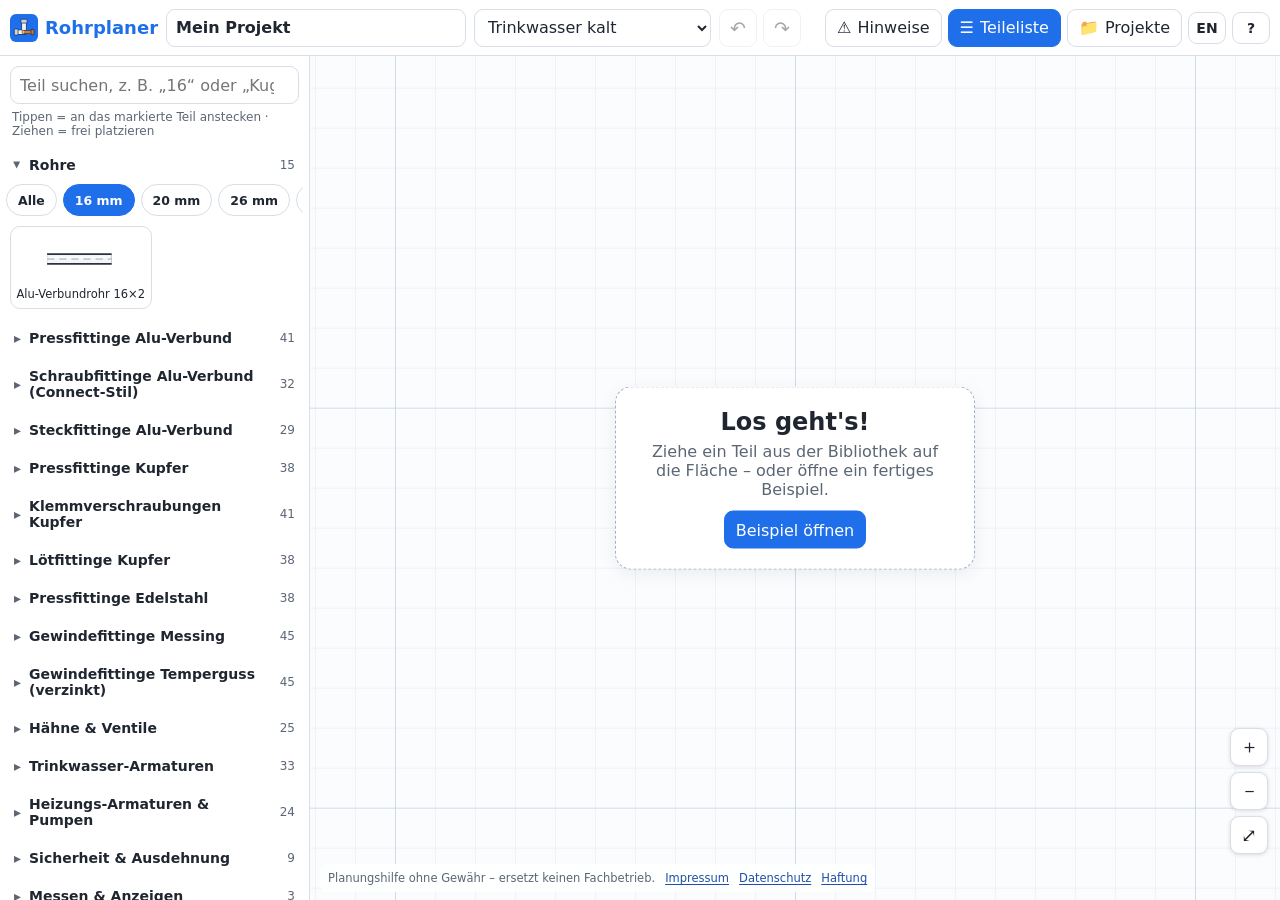
<file: rohrplaner/rohrplaner/index.html>
<!DOCTYPE html>
<html lang="de">
<head>
<meta charset="utf-8">
<meta name="viewport" content="width=device-width, initial-scale=1, viewport-fit=cover">
<title>Rohrplaner – Rohre & Fittinge planen</title>
<meta name="description" content="Kostenloser Rohrplaner: Rohre und Fittinge bis 1 Zoll für Heizung und Trinkwasser zusammenstecken und Teileliste erstellen.">
<meta name="theme-color" content="#1f6feb">
<link rel="manifest" href="manifest.webmanifest">
<link rel="icon" href="icons/icon.svg" type="image/svg+xml">
<link rel="apple-touch-icon" href="icons/icon.svg">
<link rel="stylesheet" href="styles.css">
</head>
<body>
<header id="topbar">
  <div class="brand"><img src="icons/icon.svg" alt="" width="28" height="28"><span class="brand-name">Rohrplaner</span></div>
  <input id="projName" class="projname" type="text" aria-label="Projektname">
  <select id="medium" aria-label="Medium">
    <option value="tw" data-i18n="medTw">Trinkwasser kalt</option>
    <option value="tww" data-i18n="medTww">Trinkwasser warm + kalt</option>
    <option value="hz" data-i18n="medHz">Heizung</option>
  </select>
  <div class="tb-group">
    <button id="btnUndo" class="icon" data-i18n-title="undo" title="Rückgängig">↶</button>
    <button id="btnRedo" class="icon" data-i18n-title="redo" title="Wiederholen">↷</button>
  </div>
  <div class="tb-group">
    <button id="btnHints" class="tb-btn"><span class="ico">⚠</span><span class="lbl" data-i18n="hints">Hinweise</span><span id="hintBadge" class="badge" hidden>0</span></button>
    <button id="btnList" class="tb-btn primary"><span class="ico">☰</span><span class="lbl" data-i18n="partsList">Teileliste</span></button>
    <button id="btnMenu" class="tb-btn"><span class="ico">📁</span><span class="lbl" data-i18n="projects">Projekte</span></button>
    <button id="btnLang" class="icon small" title="Sprache / Language">EN</button>
    <button id="btnInfo" class="icon small" title="Info">?</button>
  </div>
</header>

<div id="main">
  <aside id="library" aria-label="Teilebibliothek">
    <div class="lib-head">
      <input id="libSearch" type="search" data-i18n-ph="search" placeholder="Teil suchen, z. B. „16“ oder „Kugelhahn“">
      <button id="libClose" class="icon only-mobile" title="Schließen">✕</button>
    </div>
    <p class="lib-tip" data-i18n="libTip">Tippen = an das markierte Teil anstecken · Ziehen = frei platzieren</p>
    <div id="libList"></div>
  </aside>

  <section id="stage">
    <svg id="canvas" xmlns="http://www.w3.org/2000/svg">
      <defs>
        <pattern id="gridSmall" width="40" height="40" patternUnits="userSpaceOnUse"><path d="M40 0H0V40" fill="none" stroke="#e3e8ef" stroke-width="1"/></pattern>
        <pattern id="gridBig" width="400" height="400" patternUnits="userSpaceOnUse"><rect width="400" height="400" fill="url(#gridSmall)"/><path d="M400 0H0V400" fill="none" stroke="#c9d2de" stroke-width="1.5"/></pattern>
        <pattern id="braid" width="6" height="6" patternUnits="userSpaceOnUse" patternTransform="rotate(45)"><rect width="6" height="6" fill="#d5dae0"/><path d="M0 0V6M3 0V6" stroke="#9aa3ad" stroke-width="1.2"/></pattern>
      </defs>
      <g id="view">
        <rect id="gridRect" x="-20000" y="-20000" width="40000" height="40000" fill="url(#gridBig)"/>
        <g id="world"></g>
        <g id="overlay"></g>
      </g>
    </svg>
    <div id="drawBanner" hidden><span id="drawText"></span><button id="drawDone" data-i18n="done">Fertig</button></div>
    <div id="emptyHint" hidden>
      <h2 data-i18n="emptyTitle">Los geht's!</h2>
      <p data-i18n="emptyText">Ziehe ein Teil aus der Liste links auf die Fläche – oder öffne ein Beispiel.</p>
      <button id="emptyExamples" class="primary" data-i18n="openExample">Beispiel öffnen</button>
    </div>
    <div id="zoomCtl">
      <button id="zoomIn" class="icon" title="Zoom +">＋</button>
      <button id="zoomOut" class="icon" title="Zoom −">－</button>
      <button id="zoomFit" class="icon" data-i18n-title="fit" title="Alles zeigen">⤢</button>
    </div>
    <button id="libOpen" class="fab only-mobile"><span>＋</span> <span data-i18n="parts">Teile</span></button>
    <div id="selBar" hidden>
      <div class="sel-info"><strong id="selName"></strong><span id="selPorts"></span></div>
      <div class="sel-len" id="selLenBox" hidden>
        <label><span data-i18n="length">Länge</span> <input id="selLen" type="number" min="1" step="1" inputmode="numeric"> cm</label>
        <button id="selLenReset" class="small" data-i18n-title="lenReset" title="Länge aus Zeichnung">↺</button>
      </div>
      <div class="sel-btns">
        <button id="selRot" title="Drehen (R)">↻ <span class="lbl" data-i18n="rotate">Drehen</span></button>
        <button id="selFlip" title="Spiegeln (F)">⇋ <span class="lbl" data-i18n="flip">Spiegeln</span></button>
        <button id="selDup" title="Duplizieren (Strg+D)"><svg viewBox="0 0 20 20" fill="none" stroke="currentColor" stroke-width="1.8"><rect x="6.5" y="6.5" width="10" height="10" rx="2"/><path d="M13 4.5V4a1.5 1.5 0 0 0-1.5-1.5h-7A1.5 1.5 0 0 0 3 4v7a1.5 1.5 0 0 0 1.5 1.5H5"/></svg> <span class="lbl" data-i18n="duplicate">Kopie</span></button>
        <button id="selDel" class="danger" title="Löschen (Entf)">🗑 <span class="lbl" data-i18n="delete">Löschen</span></button>
      </div>
    </div>
    <div id="toast" role="status" aria-live="polite"></div>
    <footer id="disclaimerBar">
      <span class="disc-txt" data-i18n="disclaimerShort">Planungshilfe – ersetzt keinen Fachbetrieb.</span>
      <nav class="legal-links" aria-label="Rechtliches">
        <a href="#impressum" data-legal="impressum" data-i18n="imprint">Impressum</a>
        <a href="#datenschutz" data-legal="datenschutz" data-i18n="privacy">Datenschutz</a>
        <a href="#haftung" data-legal="haftung" data-i18n="disclaimerLink">Haftung</a>
      </nav>
    </footer>
  </section>
</div>

<!-- Dialog -->
<div id="modal" class="modal" hidden>
  <div class="modal-box" role="dialog" aria-modal="true">
    <div class="modal-head"><h2 id="modalTitle"></h2><button id="modalClose" class="icon" title="Schließen">✕</button></div>
    <div id="modalBody" class="modal-body"></div>
  </div>
</div>

<!-- Druckbereich -->
<div id="printArea"></div>

<div id="splash" hidden><div class="splash-in"><img src="icons/icon.svg" alt="" width="84" height="84"><h1>Rohrplaner</h1><p>Pixel Scallywag</p></div></div>

<script src="parts.js"></script>
<script src="i18n.js"></script>
<script src="info.js"></script>
<script src="legal.js"></script>
<script src="examples.js"></script>
<script src="ai-stub.js"></script>
<script src="app.js"></script>
</body>
</html>
</file>
<file: rohrplaner/styles.css>
:root{--blue:#1f6feb;--ink:#1f2630;--mut:#5b6675;--line:#d8dee7;--bg:#f6f8fb;--ok:#1a9e4b;--bad:#d63b3b;--warn:#e69500;--tb:56px}
[hidden]{display:none!important}
*{box-sizing:border-box}
html,body{margin:0;height:100%;overflow:hidden;font-family:system-ui,-apple-system,"Segoe UI",Roboto,sans-serif;color:var(--ink);background:var(--bg);overscroll-behavior:none}
button{font:inherit;cursor:pointer;border:1px solid var(--line);background:#fff;color:var(--ink);border-radius:9px;padding:7px 11px;min-height:38px;display:inline-flex;align-items:center;gap:6px;justify-content:center}
button:hover{background:#eef3fb}
button.primary{background:var(--blue);border-color:var(--blue);color:#fff}
button.primary:hover{background:#1559c4}
button.danger{color:var(--bad)}
button.icon{width:38px;padding:0;font-size:19px}
button.icon.small{font-size:14px;font-weight:700}
button:disabled{opacity:.4;cursor:default}
input,select{font:inherit;border:1px solid var(--line);border-radius:9px;padding:7px 9px;min-height:38px;background:#fff;color:var(--ink)}
#topbar{height:var(--tb);display:flex;align-items:center;gap:8px;padding:0 10px;background:#fff;border-bottom:1px solid var(--line);position:relative;z-index:5}
.brand{display:flex;align-items:center;gap:7px;font-weight:800;font-size:18px;color:var(--blue);white-space:nowrap}
.projname{flex:1;min-width:80px;max-width:300px;font-weight:600}
.tb-group{display:flex;gap:6px;align-items:center}
.tb-group:last-child{margin-left:auto}
.badge{background:var(--bad);color:#fff;border-radius:10px;font-size:12px;padding:1px 6px;font-weight:700}
.badge.warn{background:var(--warn)}
#main{position:absolute;top:var(--tb);left:0;right:0;bottom:0;display:flex}
#library{width:310px;flex:none;background:#fff;border-right:1px solid var(--line);display:flex;flex-direction:column;z-index:4}
.lib-head{display:flex;gap:6px;padding:10px 10px 4px}
.lib-head input{flex:1}
.lib-tip{margin:2px 12px 6px;font-size:12px;color:var(--mut)}
#libList{overflow-y:auto;flex:1;padding:0 6px 20px;touch-action:pan-y}
.cat{margin:4px 0}
.cat>summary{list-style:none;cursor:pointer;font-weight:700;font-size:14px;padding:9px 8px;border-radius:8px;display:flex;align-items:center;gap:8px;user-select:none}
.cat>summary::-webkit-details-marker{display:none}
.cat>summary::before{content:"▸";color:var(--mut);transition:transform .15s}
.cat[open]>summary::before{transform:rotate(90deg)}
.cat>summary:hover{background:#f1f4f8}
.cat>summary .cnt{margin-left:auto;font-weight:500;color:var(--mut);font-size:12px}
.szchips{display:flex;gap:6px;overflow-x:auto;padding:2px 4px 8px;scrollbar-width:thin;-webkit-overflow-scrolling:touch;touch-action:pan-x;scroll-snap-type:x proximity}
.szchip{flex:none;border:1px solid var(--line);background:#fff;border-radius:16px;padding:5px 11px;font-size:12.5px;font-weight:600;color:var(--ink);white-space:nowrap;min-height:32px;cursor:pointer;scroll-snap-align:start}
.szchip:hover{border-color:#9db9e8}
.szchip.on{background:var(--blue);border-color:var(--blue);color:#fff}
.items{display:grid;grid-template-columns:repeat(2,minmax(0,1fr));gap:6px;padding:2px 4px 8px}
.item{border:1px solid var(--line);border-radius:10px;padding:6px 4px 6px;background:#fff;display:flex;flex-direction:column;align-items:center;gap:3px;cursor:grab;user-select:none;-webkit-user-select:none;touch-action:pan-y;text-align:center}
.item:hover{border-color:#9db9e8;background:#f5f9ff}
.item.active{border-color:var(--blue);box-shadow:0 0 0 2px #bcd3fa}
.item svg{width:84px;height:52px;pointer-events:none}
.item span{font-size:11.5px;line-height:1.2;color:var(--ink);max-width:100%;overflow-wrap:anywhere;hyphens:auto}
.item.dim{opacity:.45}
#stage{flex:1;position:relative;overflow:hidden;user-select:none;-webkit-user-select:none;-webkit-touch-callout:none}
#canvas{width:100%;height:100%;display:block;touch-action:none;background:#fbfcfe;cursor:default}
#canvas.panning{cursor:grabbing}
#canvas.drawing{cursor:crosshair}
.obj{cursor:move}
#zoomCtl{position:absolute;right:12px;bottom:46px;display:flex;flex-direction:column;gap:6px}
#zoomCtl button{box-shadow:0 1px 4px #0002}
#drawBanner{position:absolute;top:10px;left:50%;transform:translateX(-50%);background:#123a7a;color:#fff;padding:7px 8px 7px 14px;border-radius:12px;display:flex;gap:10px;align-items:center;box-shadow:0 3px 10px #0003;font-size:14px;max-width:94%;z-index:3}
#drawBanner button{background:#fff;color:#123a7a;border:0;min-height:32px}
#emptyHint{pointer-events:none;position:absolute;top:50%;left:50%;transform:translate(-50%,-50%);background:#fff;border:1px dashed #9fb2cc;border-radius:16px;padding:20px 26px;text-align:center;max-width:360px;box-shadow:0 4px 18px #0001}
#emptyHint button{pointer-events:auto}
#emptyHint h2{margin:0 0 6px}
#emptyHint p{color:var(--mut);margin:0 0 12px}
#selBar{position:absolute;left:50%;bottom:44px;transform:translateX(-50%);background:#fff;border:1px solid var(--line);border-radius:14px;box-shadow:0 4px 18px #0002;padding:8px 10px;display:flex;align-items:center;gap:10px;flex-wrap:wrap;max-width:calc(100% - 90px);z-index:3}
.sel-info{display:flex;flex-direction:column;min-width:140px;max-width:280px}
.sel-info strong{font-size:14px}
.sel-info span{font-size:12px;color:var(--mut)}
.sel-len input{width:78px}
.sel-btns{display:flex;gap:6px;flex-wrap:wrap}
button.small{min-height:32px;padding:4px 8px}
#toast{position:absolute;left:50%;top:14px;transform:translate(-50%,-20px);background:#1f2630;color:#fff;padding:10px 14px;border-radius:12px;font-size:14px;opacity:0;pointer-events:none;transition:all .25s;max-width:min(560px,92%);z-index:6;box-shadow:0 4px 14px #0004}
#toast.show{opacity:1;transform:translate(-50%,0)}
#toast.bad{background:var(--bad)}
#toast.ok{background:var(--ok)}
#toast.warn{background:#b07000}
#disclaimerBar{position:absolute;left:10px;bottom:8px;font-size:11.5px;color:var(--mut);background:#ffffffe0;padding:3px 8px;border-radius:8px;display:flex;flex-wrap:wrap;align-items:center;gap:2px 10px;z-index:2}
.legal-links{display:flex;gap:10px}
.legal-links a,.legal-inline a,.disclaimer a{color:#1f4fa8;text-decoration:underline;text-underline-offset:2px}
.legal-links a{padding:4px 0;display:inline-block}
.legal-toc{display:flex;flex-wrap:wrap;gap:6px;position:sticky;top:-14px;background:#fff;padding:6px 0 10px;margin-top:-6px;border-bottom:1px solid var(--line);z-index:1}
.legal-toc #legalLang{margin-left:auto}
.legal-body{line-height:1.55;font-size:14.5px;max-width:760px}
.legal-body section{scroll-margin-top:60px}
.legal-body h3{margin:18px 0 6px;font-size:17px}
.legal-body ul{padding-left:20px}
.legal-body li{margin-bottom:6px}
.aff-note{background:#eef4ff;border:1px solid #c7d8f6;border-radius:10px;padding:8px 10px}
.lg-stand{color:#8a94a3;font-size:12px}
.legal-inline{font-size:13px;margin-top:10px}
.fab{position:absolute;left:12px;bottom:40px;background:var(--blue);color:#fff;border:0;border-radius:24px;padding:10px 18px;font-weight:700;box-shadow:0 4px 14px #1f6feb66;min-height:46px}
.only-mobile{display:none}
.modal{position:fixed;inset:0;background:#0b1a3355;display:flex;align-items:center;justify-content:center;z-index:20;padding:12px}
.modal-box{background:#fff;border-radius:16px;max-width:900px;width:100%;max-height:92vh;display:flex;flex-direction:column;box-shadow:0 10px 40px #0004}
.modal-head{display:flex;align-items:center;padding:12px 14px 8px 18px;border-bottom:1px solid var(--line)}
.modal-head h2{margin:0;font-size:19px;flex:1}
.modal-body{padding:14px 18px 18px;overflow:auto}
table.plist{width:100%;border-collapse:collapse;font-size:14px}
.plist th,.plist td{text-align:left;padding:6px 8px;border-bottom:1px solid #e8ecf2;vertical-align:top}
.plist td.q{text-align:right;white-space:nowrap;font-weight:700;width:80px}
.plist tr.grp td{background:#f1f5fb;font-weight:700;color:#234}
.plist .d{font-size:12px;color:var(--mut)}
.plist .ico svg{width:48px;height:30px}
.plist .aff{margin-top:4px}
.aff-btn{display:inline-block;padding:3px 9px;border-radius:7px;background:#fff4e5;border:1px solid #f0a64a;color:#8a4b00;font-size:12.5px;font-weight:700;text-decoration:none}
.aff-btn:hover{background:#ffe6c4}
.aff-tag{font-size:11px;color:var(--mut)}
.aff-foot{font-size:12px;color:var(--mut)}
.row-actions{display:flex;gap:8px;flex-wrap:wrap;margin:12px 0 4px;align-items:center}
.row-actions label{display:flex;gap:6px;align-items:center;font-size:14px}
.disclaimer{font-size:12.5px;color:var(--mut);background:#fff8e6;border:1px solid #f1dca6;border-radius:10px;padding:8px 10px;margin-top:12px}
.hint{border-radius:10px;padding:8px 10px;margin:6px 0;font-size:14px;border:1px solid;display:flex;gap:8px}
.hint.bad{background:#fdeeee;border-color:#f3c1c1}
.hint.warn{background:#fff6e5;border-color:#f3d9a1}
.hint.info{background:#eef5ff;border-color:#c9dcf8}
.hint .hi{font-size:17px;line-height:1.1}
.proj-grid{display:grid;grid-template-columns:repeat(auto-fill,minmax(230px,1fr));gap:8px}
.proj{border:1px solid var(--line);border-radius:12px;padding:10px;display:flex;flex-direction:column;gap:6px}
.proj b{font-size:15px}
.proj small{color:var(--mut)}
.proj .pa{display:flex;gap:6px;flex-wrap:wrap}
h3{margin:16px 0 8px;font-size:16px}
.ai-box{border:1px dashed #b9c5d6;border-radius:12px;padding:10px;margin-top:10px}
.ai-box textarea{width:100%;min-height:60px;font:inherit;border:1px solid var(--line);border-radius:8px;padding:8px}
#splash{position:fixed;inset:0;background:#fff;z-index:50;display:flex;align-items:center;justify-content:center;transition:opacity .5s}
#splash.hide{opacity:0;pointer-events:none}
.splash-in{text-align:center}
.splash-in h1{margin:8px 0 2px;color:var(--blue)}
.splash-in p{margin:0;color:#8a94a3;font-size:13px;letter-spacing:.08em;text-transform:uppercase}
#printArea{display:none}
.lbl-pill{font:600 12px system-ui,sans-serif}

@media (max-width:760px){
  :root{--tb:52px}
  .brand-name,.tb-btn .lbl,.sel-btns .lbl{display:none}
  .brand img{width:24px;height:24px}
  #topbar{gap:5px;padding:0 6px}
  #medium{max-width:96px;padding:6px 4px;font-size:13px}
  .projname{font-size:14px;max-width:none;padding:6px 7px}
  .tb-btn{padding:0;width:38px}
  #btnUndo,#btnRedo{width:34px}
  .only-mobile{display:inline-flex}
  #library{position:absolute;left:0;right:0;bottom:0;height:62%;width:auto;border-right:0;border-top:1px solid var(--line);border-radius:18px 18px 0 0;box-shadow:0 -8px 30px #0003;transform:translateY(105%);transition:transform .25s}
  #library.open{transform:translateY(0)}
  .items{grid-template-columns:repeat(3,minmax(0,1fr))}
  .item svg{width:72px;height:44px}
  #selBar{left:8px;right:8px;transform:none;max-width:none;bottom:96px;padding:7px;gap:6px}
  .sel-info{min-width:0;max-width:none;flex:1 1 100%}
  .sel-btns{flex:1;justify-content:flex-end}
  .sel-btns button{width:44px;padding:0}
  #zoomCtl{bottom:96px}
  #drawBanner{top:auto;bottom:150px;font-size:13px;width:92%}
  #toast{top:8px}
  #stage:has(#selBar:not([hidden])) #zoomCtl{display:none}
  #disclaimerBar{left:auto;right:8px;bottom:8px;max-width:58%;justify-content:flex-end;text-align:right;font-size:11px;padding:3px 7px}
  .legal-links{gap:9px}
  .legal-toc{gap:5px}
  .legal-toc button{min-height:34px;padding:5px 9px;font-size:13.5px}
  .legal-links a{padding:5px 0}
  .fab{bottom:44px}
  .modal{padding:0;align-items:flex-end}
  .modal-box{max-height:94vh;border-radius:16px 16px 0 0}
  .plist .d{display:none}
}
@media (max-width:420px){ .brand{display:none} .projname{min-width:0;flex:1 1 40px} #medium{max-width:88px} .tb-btn,#btnUndo,#btnRedo{width:34px;min-width:34px} #btnLang,#btnInfo{display:none} .tb-group{gap:4px} }


#routePanel{position:absolute;top:8px;left:8px;right:8px;z-index:4;background:#fff;border:1px solid #c9d2de;border-radius:12px;box-shadow:0 4px 14px #0002;padding:6px 10px;font-size:13px;max-height:46%;overflow:auto}
#routePanel .rp-row{display:flex;flex-wrap:wrap;gap:6px 10px;align-items:center;padding:3px 0}
#routePanel select{max-width:250px}#routePanel input[type=number]{width:64px}
#routePanel .rp-node{background:#eef4ff;border-radius:8px;padding:4px 6px}
#routePanel.min .rp-row:not(:first-child):not(:last-child){display:none}
#routePanel .rp-plus{display:inline-block;width:18px;height:18px;border-radius:50%;background:#1a9e4b;color:#fff;text-align:center;line-height:18px;font-weight:800}
#routePanel .rp-tip{color:#1f4fa8;font-weight:600}
#topbar .draw-btn.on{background:#123a7a;color:#fff}
svg.sideview{background:#f7f9fc;border:1px solid #dde3ea;border-radius:8px}
table.shop td{padding:4px 6px}
@media (max-width:760px){#routePanel{top:4px;left:4px;right:4px;font-size:12px;max-height:52%} #routePanel select{max-width:170px} #routePanel label{display:flex;gap:4px;align-items:center}}
@media print{
  .aff{display:none!important}
  body{background:#fff}
  #topbar,#main,#modal,#splash{display:none!important}
  #printArea{display:block!important;font-size:11pt;color:#000}
  #printArea h1{font-size:18pt;margin:0 0 4px}
  #printArea .meta{color:#444;margin-bottom:10px}
  #printArea svg.drawing{width:100%;max-height:120mm;border:1px solid #ccc;margin-bottom:10px}
  #printArea .plist .ico svg{width:40px;height:24px}
  #printArea .plist th,#printArea .plist td{padding:3px 6px}
  #printArea tr{page-break-inside:avoid}
  @page{margin:14mm}
}
.sel-btns svg{width:17px;height:17px;vertical-align:-3px}
</file>
<file: rohrplaner/rohrplaner/styles.css>
:root{--blue:#1f6feb;--ink:#1f2630;--mut:#5b6675;--line:#d8dee7;--bg:#f6f8fb;--ok:#1a9e4b;--bad:#d63b3b;--warn:#e69500;--tb:56px}
[hidden]{display:none!important}
*{box-sizing:border-box}
html,body{margin:0;height:100%;overflow:hidden;font-family:system-ui,-apple-system,"Segoe UI",Roboto,sans-serif;color:var(--ink);background:var(--bg);overscroll-behavior:none}
button{font:inherit;cursor:pointer;border:1px solid var(--line);background:#fff;color:var(--ink);border-radius:9px;padding:7px 11px;min-height:38px;display:inline-flex;align-items:center;gap:6px;justify-content:center}
button:hover{background:#eef3fb}
button.primary{background:var(--blue);border-color:var(--blue);color:#fff}
button.primary:hover{background:#1559c4}
button.danger{color:var(--bad)}
button.icon{width:38px;padding:0;font-size:19px}
button.icon.small{font-size:14px;font-weight:700}
button:disabled{opacity:.4;cursor:default}
input,select{font:inherit;border:1px solid var(--line);border-radius:9px;padding:7px 9px;min-height:38px;background:#fff;color:var(--ink)}
#topbar{height:var(--tb);display:flex;align-items:center;gap:8px;padding:0 10px;background:#fff;border-bottom:1px solid var(--line);position:relative;z-index:5}
.brand{display:flex;align-items:center;gap:7px;font-weight:800;font-size:18px;color:var(--blue);white-space:nowrap}
.projname{flex:1;min-width:80px;max-width:300px;font-weight:600}
.tb-group{display:flex;gap:6px;align-items:center}
.tb-group:last-child{margin-left:auto}
.badge{background:var(--bad);color:#fff;border-radius:10px;font-size:12px;padding:1px 6px;font-weight:700}
.badge.warn{background:var(--warn)}
#main{position:absolute;top:var(--tb);left:0;right:0;bottom:0;display:flex}
#library{width:310px;flex:none;background:#fff;border-right:1px solid var(--line);display:flex;flex-direction:column;z-index:4}
.lib-head{display:flex;gap:6px;padding:10px 10px 4px}
.lib-head input{flex:1}
.lib-tip{margin:2px 12px 6px;font-size:12px;color:var(--mut)}
#libList{overflow-y:auto;flex:1;padding:0 6px 20px;touch-action:pan-y}
.cat{margin:4px 0}
.cat>summary{list-style:none;cursor:pointer;font-weight:700;font-size:14px;padding:9px 8px;border-radius:8px;display:flex;align-items:center;gap:8px;user-select:none}
.cat>summary::-webkit-details-marker{display:none}
.cat>summary::before{content:"▸";color:var(--mut);transition:transform .15s}
.cat[open]>summary::before{transform:rotate(90deg)}
.cat>summary:hover{background:#f1f4f8}
.cat>summary .cnt{margin-left:auto;font-weight:500;color:var(--mut);font-size:12px}
.szchips{display:flex;gap:6px;overflow-x:auto;padding:2px 4px 8px;scrollbar-width:thin;-webkit-overflow-scrolling:touch;touch-action:pan-x;scroll-snap-type:x proximity}
.szchip{flex:none;border:1px solid var(--line);background:#fff;border-radius:16px;padding:5px 11px;font-size:12.5px;font-weight:600;color:var(--ink);white-space:nowrap;min-height:32px;cursor:pointer;scroll-snap-align:start}
.szchip:hover{border-color:#9db9e8}
.szchip.on{background:var(--blue);border-color:var(--blue);color:#fff}
.items{display:grid;grid-template-columns:repeat(2,minmax(0,1fr));gap:6px;padding:2px 4px 8px}
.item{border:1px solid var(--line);border-radius:10px;padding:6px 4px 6px;background:#fff;display:flex;flex-direction:column;align-items:center;gap:3px;cursor:grab;user-select:none;-webkit-user-select:none;touch-action:pan-y;text-align:center}
.item:hover{border-color:#9db9e8;background:#f5f9ff}
.item.active{border-color:var(--blue);box-shadow:0 0 0 2px #bcd3fa}
.item svg{width:84px;height:52px;pointer-events:none}
.item span{font-size:11.5px;line-height:1.2;color:var(--ink);max-width:100%;overflow-wrap:anywhere;hyphens:auto}
.item.dim{opacity:.45}
#stage{flex:1;position:relative;overflow:hidden;user-select:none;-webkit-user-select:none;-webkit-touch-callout:none}
#canvas{width:100%;height:100%;display:block;touch-action:none;background:#fbfcfe;cursor:default}
#canvas.panning{cursor:grabbing}
#canvas.drawing{cursor:crosshair}
.obj{cursor:move}
#zoomCtl{position:absolute;right:12px;bottom:46px;display:flex;flex-direction:column;gap:6px}
#zoomCtl button{box-shadow:0 1px 4px #0002}
#drawBanner{position:absolute;top:10px;left:50%;transform:translateX(-50%);background:#123a7a;color:#fff;padding:7px 8px 7px 14px;border-radius:12px;display:flex;gap:10px;align-items:center;box-shadow:0 3px 10px #0003;font-size:14px;max-width:94%;z-index:3}
#drawBanner button{background:#fff;color:#123a7a;border:0;min-height:32px}
#emptyHint{pointer-events:none;position:absolute;top:50%;left:50%;transform:translate(-50%,-50%);background:#fff;border:1px dashed #9fb2cc;border-radius:16px;padding:20px 26px;text-align:center;max-width:360px;box-shadow:0 4px 18px #0001}
#emptyHint button{pointer-events:auto}
#emptyHint h2{margin:0 0 6px}
#emptyHint p{color:var(--mut);margin:0 0 12px}
#selBar{position:absolute;left:50%;bottom:44px;transform:translateX(-50%);background:#fff;border:1px solid var(--line);border-radius:14px;box-shadow:0 4px 18px #0002;padding:8px 10px;display:flex;align-items:center;gap:10px;flex-wrap:wrap;max-width:calc(100% - 90px);z-index:3}
.sel-info{display:flex;flex-direction:column;min-width:140px;max-width:280px}
.sel-info strong{font-size:14px}
.sel-info span{font-size:12px;color:var(--mut)}
.sel-len input{width:78px}
.sel-btns{display:flex;gap:6px;flex-wrap:wrap}
button.small{min-height:32px;padding:4px 8px}
#toast{position:absolute;left:50%;top:14px;transform:translate(-50%,-20px);background:#1f2630;color:#fff;padding:10px 14px;border-radius:12px;font-size:14px;opacity:0;pointer-events:none;transition:all .25s;max-width:min(560px,92%);z-index:6;box-shadow:0 4px 14px #0004}
#toast.show{opacity:1;transform:translate(-50%,0)}
#toast.bad{background:var(--bad)}
#toast.ok{background:var(--ok)}
#toast.warn{background:#b07000}
#disclaimerBar{position:absolute;left:10px;bottom:8px;font-size:11.5px;color:var(--mut);background:#ffffffe0;padding:3px 8px;border-radius:8px;display:flex;flex-wrap:wrap;align-items:center;gap:2px 10px;z-index:2}
.legal-links{display:flex;gap:10px}
.legal-links a,.legal-inline a,.disclaimer a{color:#1f4fa8;text-decoration:underline;text-underline-offset:2px}
.legal-links a{padding:4px 0;display:inline-block}
.legal-toc{display:flex;flex-wrap:wrap;gap:6px;position:sticky;top:-14px;background:#fff;padding:6px 0 10px;margin-top:-6px;border-bottom:1px solid var(--line);z-index:1}
.legal-toc #legalLang{margin-left:auto}
.legal-body{line-height:1.55;font-size:14.5px;max-width:760px}
.legal-body section{scroll-margin-top:60px}
.legal-body h3{margin:18px 0 6px;font-size:17px}
.legal-body ul{padding-left:20px}
.legal-body li{margin-bottom:6px}
.aff-note{background:#eef4ff;border:1px solid #c7d8f6;border-radius:10px;padding:8px 10px}
.lg-stand{color:#8a94a3;font-size:12px}
.legal-inline{font-size:13px;margin-top:10px}
.fab{position:absolute;left:12px;bottom:40px;background:var(--blue);color:#fff;border:0;border-radius:24px;padding:10px 18px;font-weight:700;box-shadow:0 4px 14px #1f6feb66;min-height:46px}
.only-mobile{display:none}
.modal{position:fixed;inset:0;background:#0b1a3355;display:flex;align-items:center;justify-content:center;z-index:20;padding:12px}
.modal-box{background:#fff;border-radius:16px;max-width:900px;width:100%;max-height:92vh;display:flex;flex-direction:column;box-shadow:0 10px 40px #0004}
.modal-head{display:flex;align-items:center;padding:12px 14px 8px 18px;border-bottom:1px solid var(--line)}
.modal-head h2{margin:0;font-size:19px;flex:1}
.modal-body{padding:14px 18px 18px;overflow:auto}
table.plist{width:100%;border-collapse:collapse;font-size:14px}
.plist th,.plist td{text-align:left;padding:6px 8px;border-bottom:1px solid #e8ecf2;vertical-align:top}
.plist td.q{text-align:right;white-space:nowrap;font-weight:700;width:80px}
.plist tr.grp td{background:#f1f5fb;font-weight:700;color:#234}
.plist .d{font-size:12px;color:var(--mut)}
.plist .ico svg{width:48px;height:30px}
.row-actions{display:flex;gap:8px;flex-wrap:wrap;margin:12px 0 4px;align-items:center}
.row-actions label{display:flex;gap:6px;align-items:center;font-size:14px}
.disclaimer{font-size:12.5px;color:var(--mut);background:#fff8e6;border:1px solid #f1dca6;border-radius:10px;padding:8px 10px;margin-top:12px}
.hint{border-radius:10px;padding:8px 10px;margin:6px 0;font-size:14px;border:1px solid;display:flex;gap:8px}
.hint.bad{background:#fdeeee;border-color:#f3c1c1}
.hint.warn{background:#fff6e5;border-color:#f3d9a1}
.hint.info{background:#eef5ff;border-color:#c9dcf8}
.hint .hi{font-size:17px;line-height:1.1}
.proj-grid{display:grid;grid-template-columns:repeat(auto-fill,minmax(230px,1fr));gap:8px}
.proj{border:1px solid var(--line);border-radius:12px;padding:10px;display:flex;flex-direction:column;gap:6px}
.proj b{font-size:15px}
.proj small{color:var(--mut)}
.proj .pa{display:flex;gap:6px;flex-wrap:wrap}
h3{margin:16px 0 8px;font-size:16px}
.ai-box{border:1px dashed #b9c5d6;border-radius:12px;padding:10px;margin-top:10px}
.ai-box textarea{width:100%;min-height:60px;font:inherit;border:1px solid var(--line);border-radius:8px;padding:8px}
#splash{position:fixed;inset:0;background:#fff;z-index:50;display:flex;align-items:center;justify-content:center;transition:opacity .5s}
#splash.hide{opacity:0;pointer-events:none}
.splash-in{text-align:center}
.splash-in h1{margin:8px 0 2px;color:var(--blue)}
.splash-in p{margin:0;color:#8a94a3;font-size:13px;letter-spacing:.08em;text-transform:uppercase}
#printArea{display:none}
.lbl-pill{font:600 12px system-ui,sans-serif}

@media (max-width:760px){
  :root{--tb:52px}
  .brand-name,.tb-btn .lbl,.sel-btns .lbl{display:none}
  .brand img{width:24px;height:24px}
  #topbar{gap:5px;padding:0 6px}
  #medium{max-width:96px;padding:6px 4px;font-size:13px}
  .projname{font-size:14px;max-width:none;padding:6px 7px}
  .tb-btn{padding:0;width:38px}
  #btnUndo,#btnRedo{width:34px}
  .only-mobile{display:inline-flex}
  #library{position:absolute;left:0;right:0;bottom:0;height:62%;width:auto;border-right:0;border-top:1px solid var(--line);border-radius:18px 18px 0 0;box-shadow:0 -8px 30px #0003;transform:translateY(105%);transition:transform .25s}
  #library.open{transform:translateY(0)}
  .items{grid-template-columns:repeat(3,minmax(0,1fr))}
  .item svg{width:72px;height:44px}
  #selBar{left:8px;right:8px;transform:none;max-width:none;bottom:96px;padding:7px;gap:6px}
  .sel-info{min-width:0;max-width:none;flex:1 1 100%}
  .sel-btns{flex:1;justify-content:flex-end}
  .sel-btns button{width:44px;padding:0}
  #zoomCtl{bottom:96px}
  #drawBanner{top:auto;bottom:150px;font-size:13px;width:92%}
  #toast{top:8px}
  #stage:has(#selBar:not([hidden])) #zoomCtl{display:none}
  #disclaimerBar{left:auto;right:8px;bottom:8px;max-width:58%;justify-content:flex-end;text-align:right;font-size:11px;padding:3px 7px}
  .legal-links{gap:9px}
  .legal-toc{gap:5px}
  .legal-toc button{min-height:34px;padding:5px 9px;font-size:13.5px}
  .legal-links a{padding:5px 0}
  .fab{bottom:44px}
  .modal{padding:0;align-items:flex-end}
  .modal-box{max-height:94vh;border-radius:16px 16px 0 0}
  .plist .d{display:none}
}
@media (max-width:420px){ .brand{display:none} .projname{min-width:0;flex:1 1 40px} #medium{max-width:88px} .tb-btn,#btnUndo,#btnRedo{width:34px;min-width:34px} #btnLang,#btnInfo{display:none} .tb-group{gap:4px} }

@media print{
  body{background:#fff}
  #topbar,#main,#modal,#splash{display:none!important}
  #printArea{display:block!important;font-size:11pt;color:#000}
  #printArea h1{font-size:18pt;margin:0 0 4px}
  #printArea .meta{color:#444;margin-bottom:10px}
  #printArea svg.drawing{width:100%;max-height:120mm;border:1px solid #ccc;margin-bottom:10px}
  #printArea .plist .ico svg{width:40px;height:24px}
  #printArea .plist th,#printArea .plist td{padding:3px 6px}
  #printArea tr{page-break-inside:avoid}
  @page{margin:14mm}
}
.sel-btns svg{width:17px;height:17px;vertical-align:-3px}
</file>
